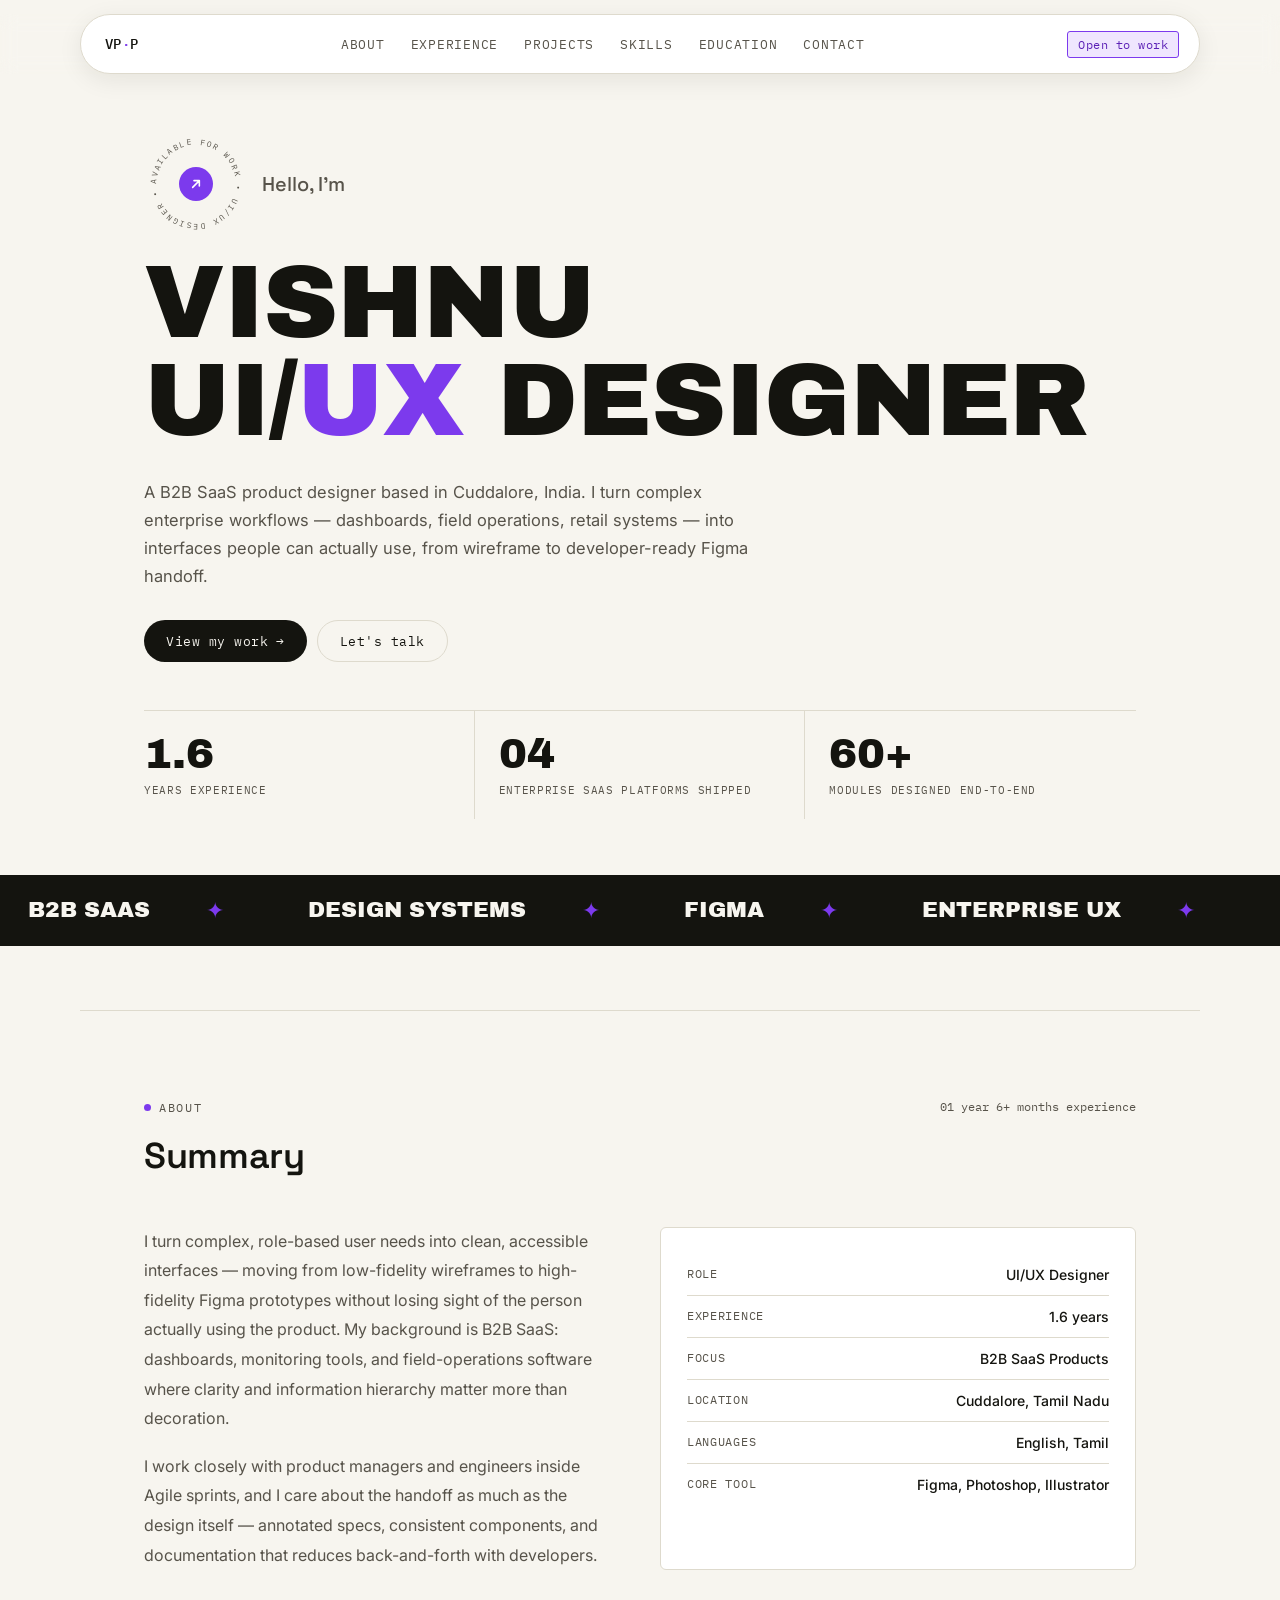
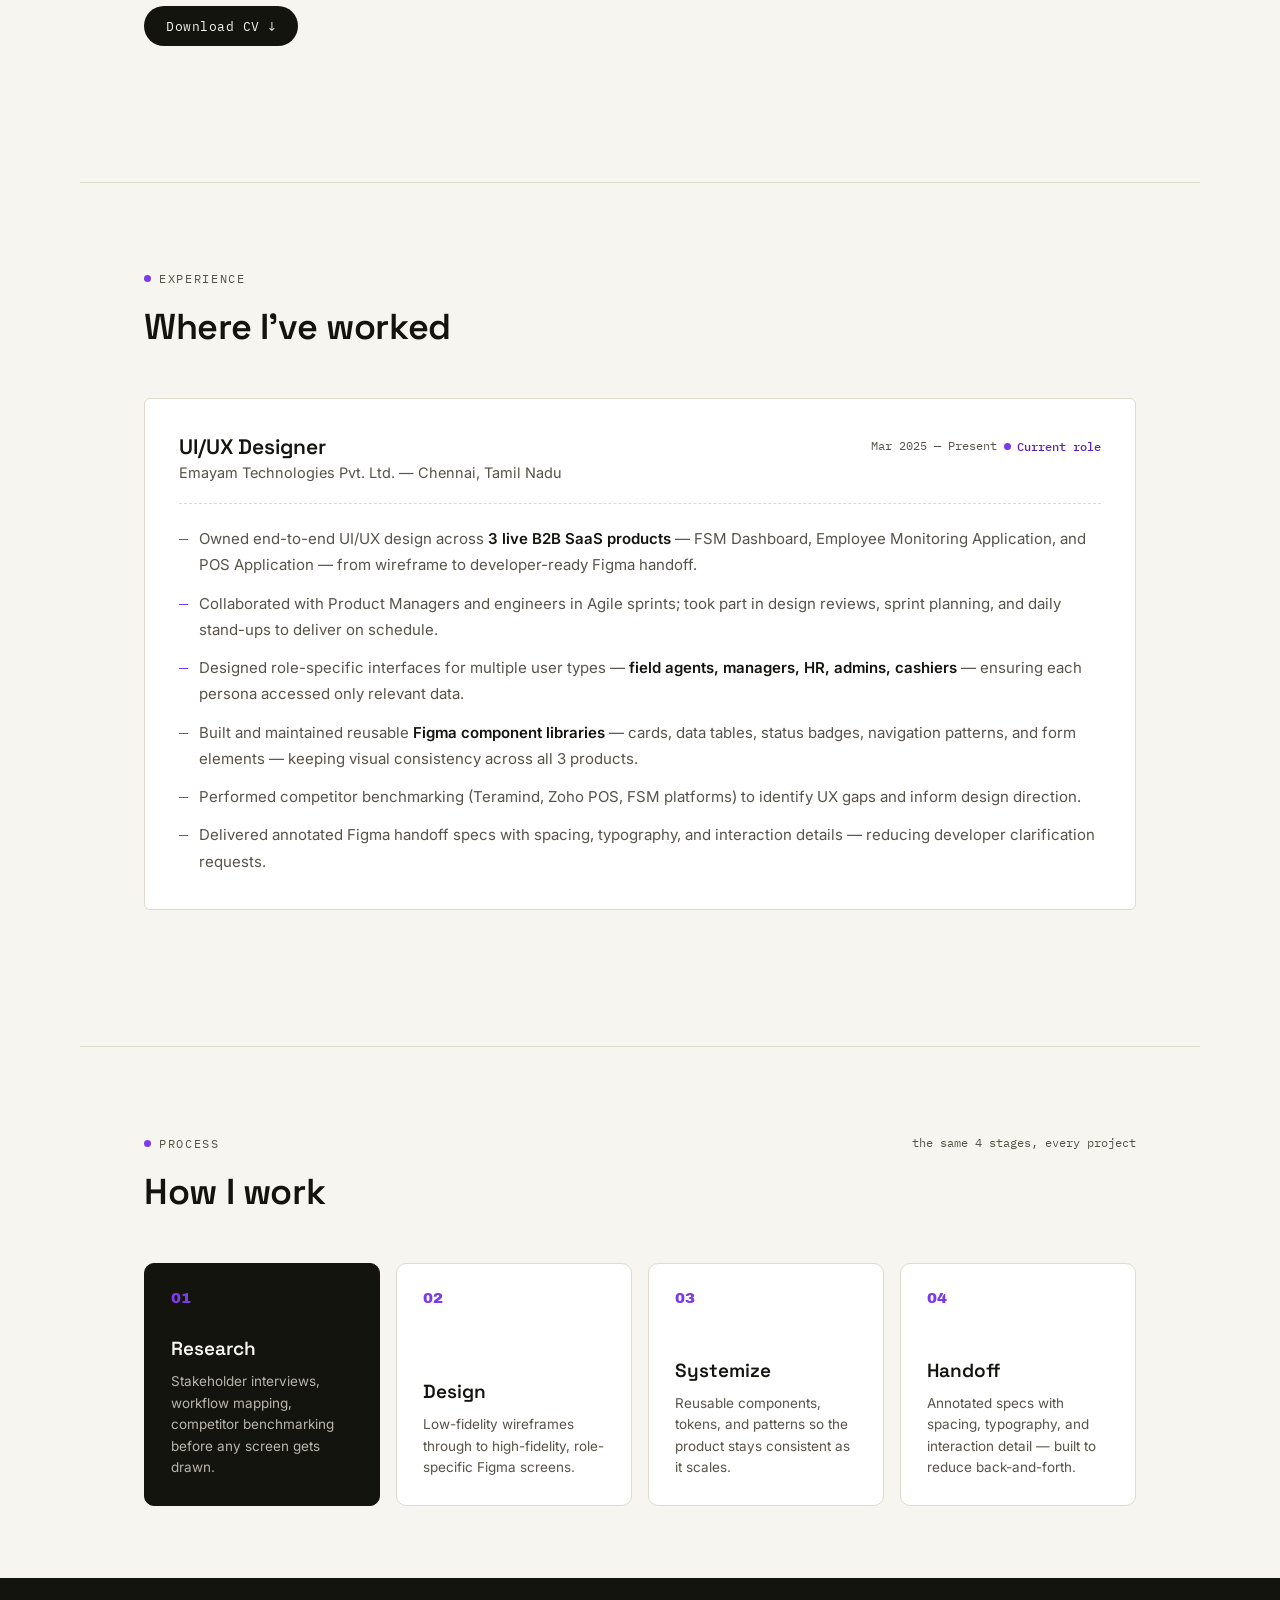
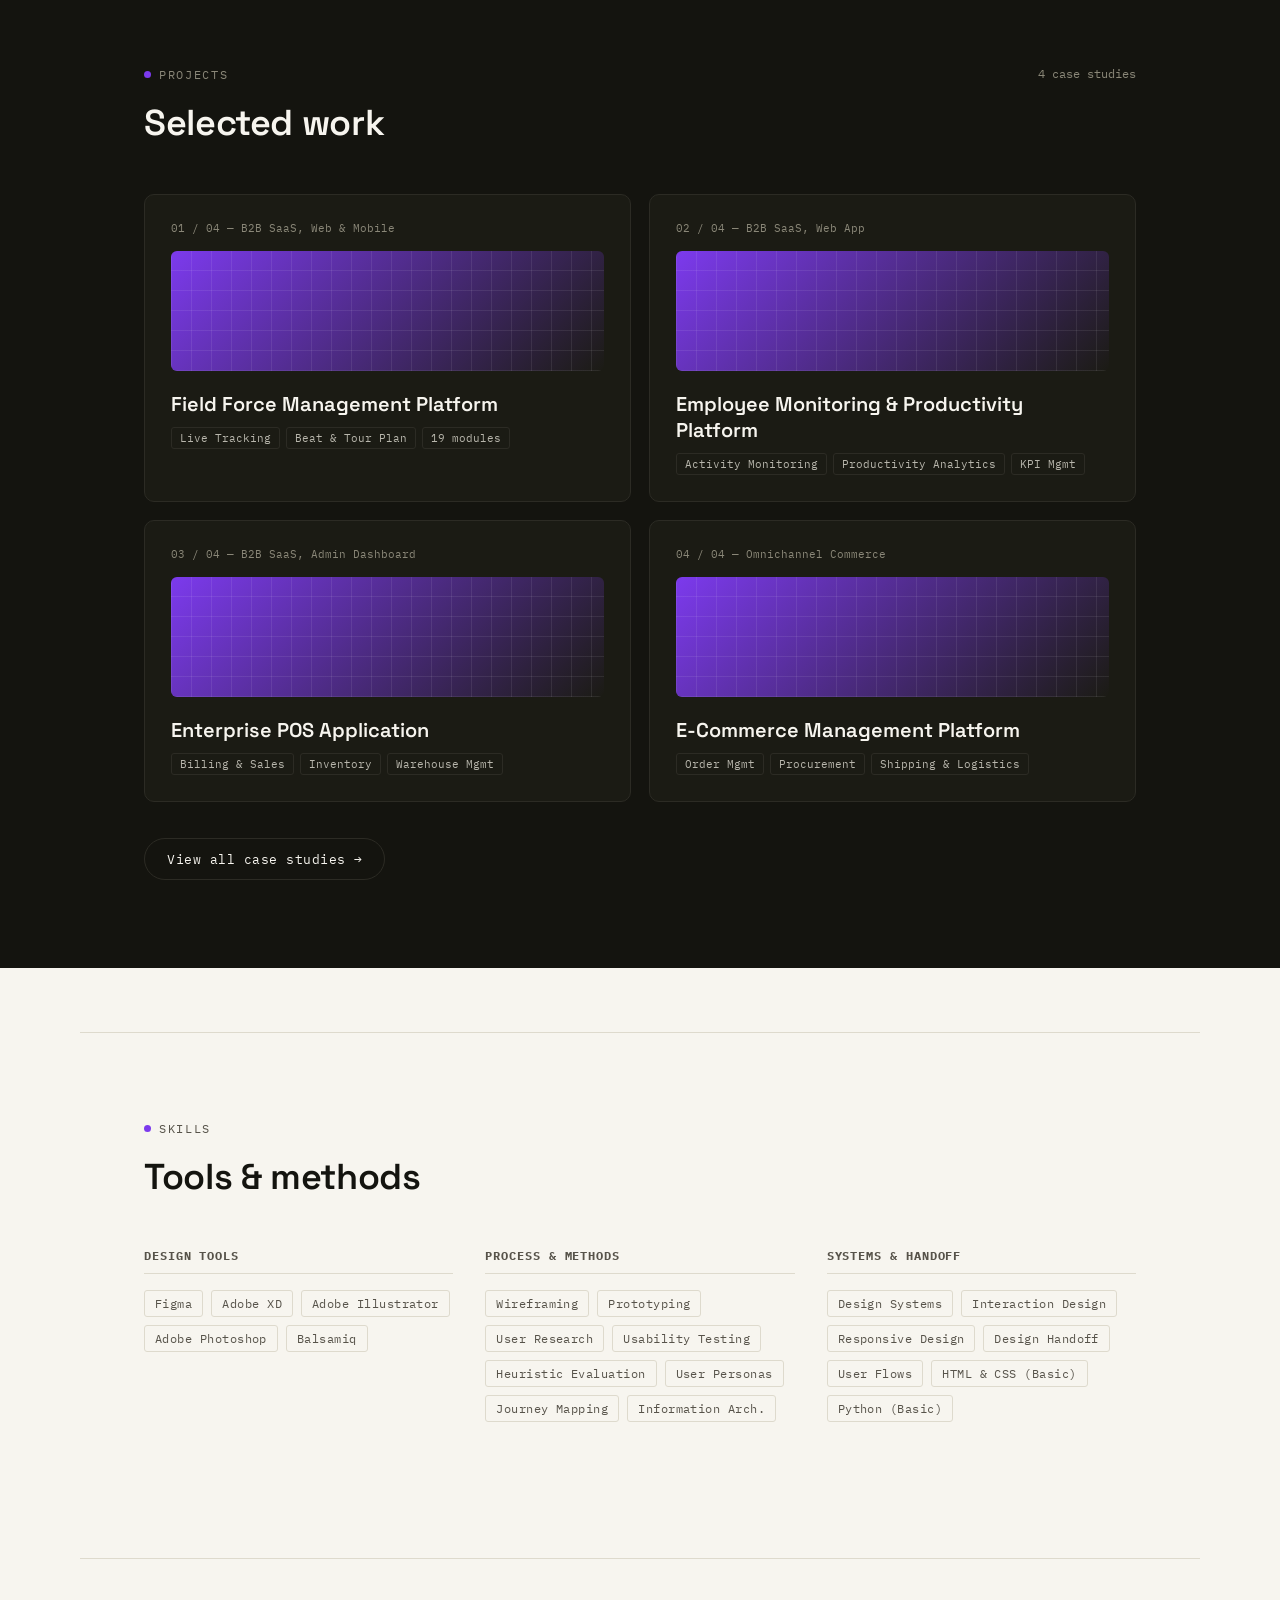
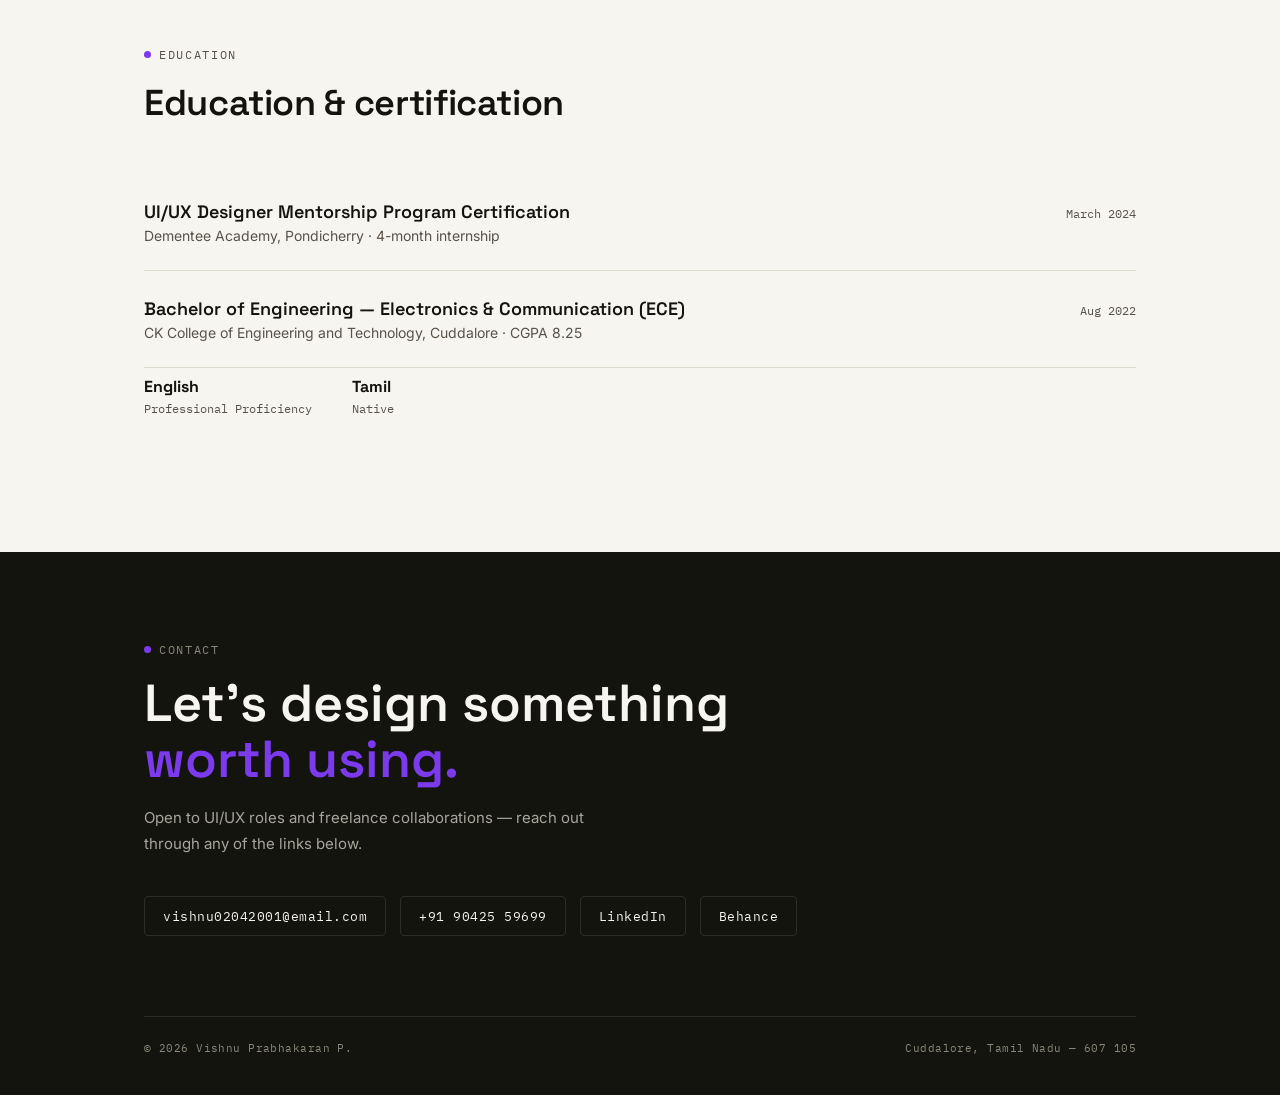
<file: index.html>
<!DOCTYPE html>
<html lang="en">
<head>
<meta charset="UTF-8">
<meta name="viewport" content="width=device-width, initial-scale=1.0">
<title>Vishnu Prabhakaran P — UI/UX Designer</title>
<link rel="stylesheet" href="assets/style.css">
</head>
<body>

<header class="pill-nav">
  <nav class="wrap">
    <a class="logo" href="index.html">VP<span>·</span>P</a>
    <div class="navlinks">
      <a href="#about">About</a>
      <a href="#experience">Experience</a>
      <a href="projects.html">Projects</a>
      <a href="#skills">Skills</a>
      <a href="#education">Education</a>
      <a href="#contact">Contact</a>
    </div>
    <div class="nav-right">
      <div class="tag accent">Open to work</div>
      <button class="menu-btn" id="menuBtn" aria-label="Toggle menu"><span></span><span></span><span></span></button>
    </div>
  </nav>
</header>
  <div class="mobile-drawer" id="mobileDrawer">
    <a href="#about">About</a>
    <a href="#experience">Experience</a>
    <a href="projects.html">Projects</a>
    <a href="#skills">Skills</a>
    <a href="#education">Education</a>
    <a href="#contact">Contact</a>
  </div>

<main>

  <!-- HERO -->
  <section class="hero wrap">
    <div class="hero-eyebrow">
      <span class="status-badge">
        <svg viewBox="0 0 100 100">
          <path id="circlePath" fill="none" d="M 50,50 m -38,0 a 38,38 0 1,1 76,0 a 38,38 0 1,1 -76,0"/>
          <text font-family="IBM Plex Mono" font-size="7.6" letter-spacing="1.5" fill="var(--ink-soft)">
            <textPath href="#circlePath">AVAILABLE FOR WORK • UI/UX DESIGNER • </textPath>
          </text>
        </svg>
        <span class="badge-core">
          <svg viewBox="0 0 24 24" fill="none" stroke="white" stroke-width="2.4" stroke-linecap="round"><path d="M7 17L17 7M17 7H9M17 7V15"/></svg>
        </span>
      </span>
      <span class="hi">Hello, I'm</span>
    </div>
    <h1 class="hero-h1">Vishnu<br>UI/<span class="accent-word">UX</span> Designer</h1>
    <p class="lede" style="margin-top:28px;">
      A B2B SaaS product designer based in Cuddalore, India. I turn complex enterprise
      workflows — dashboards, field operations, retail systems — into interfaces people
      can actually use, from wireframe to developer-ready Figma handoff.
    </p>
    <div class="hero-meta" style="margin-top:30px;">
      <a href="projects.html" class="btn btn-solid">View my work <span class="arrow">→</span></a>
      <a href="#contact" class="btn btn-outline">Let's talk</a>
    </div>

    <div class="stat-row">
      <div class="stat-item reveal">
        <div class="stat-num" data-target="1.6">0.0</div>
        <div class="stat-label">Years experience</div>
      </div>
      <div class="stat-item reveal reveal-delay-1">
        <div class="stat-num" data-target="4" data-pad="true">00</div>
        <div class="stat-label">Enterprise SaaS platforms shipped</div>
      </div>
      <div class="stat-item reveal reveal-delay-2">
        <div class="stat-num" data-target="60" data-suffix="+">0</div>
        <div class="stat-label">Modules designed end-to-end</div>
      </div>
    </div>
  </section>

  <!-- MARQUEE -->
  <div class="marquee-strip">
    <div class="marquee-track">
      <span>B2B SaaS <span class="dim">✦</span></span>
      <span>Design Systems <span class="dim">✦</span></span>
      <span>Figma <span class="dim">✦</span></span>
      <span>Enterprise UX <span class="dim">✦</span></span>
      <span>Dashboards <span class="dim">✦</span></span>
      <span>B2B SaaS <span class="dim">✦</span></span>
      <span>Design Systems <span class="dim">✦</span></span>
      <span>Figma <span class="dim">✦</span></span>
      <span>Enterprise UX <span class="dim">✦</span></span>
      <span>Dashboards <span class="dim">✦</span></span>
    </div>
  </div>

  <!-- ABOUT -->
  <section id="about" class="bordered wrap">
    <div class="section-head reveal">
      <div>
        <div class="eyebrow"><span class="dot"></span>About</div>
        <h2 class="h-title">Summary</h2>
      </div>
      <span class="h-note">01 year 6+ months experience</span>
    </div>
    <div class="about-grid reveal">
      <div class="about-text">
        <p>
          I turn complex, role-based user needs into clean, accessible interfaces — moving from
          low-fidelity wireframes to high-fidelity Figma prototypes without losing sight of the
          person actually using the product. My background is B2B SaaS: dashboards, monitoring
          tools, and field-operations software where clarity and information hierarchy matter more
          than decoration.
        </p>
        <p style="margin-top:18px;">
          I work closely with product managers and engineers inside Agile sprints, and I care about
          the handoff as much as the design itself — annotated specs, consistent components, and
          documentation that reduces back-and-forth with developers.
        </p>
      </div>
      <div class="about-facts">
        <div class="fact-row"><span class="k">Role</span><span class="v">UI/UX Designer</span></div>
        <div class="fact-row"><span class="k">Experience</span><span class="v">1.6 years</span></div>
        <div class="fact-row"><span class="k">Focus</span><span class="v">B2B SaaS Products</span></div>
        <div class="fact-row"><span class="k">Location</span><span class="v">Cuddalore, Tamil Nadu</span></div>
        <div class="fact-row"><span class="k">Languages</span><span class="v">English, Tamil</span></div>
        <div class="fact-row"><span class="k">Core tool</span><span class="v">Figma, Photoshop, Illustrator</span></div>
      </div>
    </div>
    <div style="margin-top:36px;">
      <a href="assets/files/Vishnu_Prabhakaran_Resume.pdf" download class="btn btn-solid reveal">Download CV <span class="arrow">↓</span></a>
    </div>
  </section>

  <!-- EXPERIENCE -->
  <section id="experience" class="bordered wrap">
    <div class="section-head reveal">
      <div>
        <div class="eyebrow"><span class="dot"></span>Experience</div>
        <h2 class="h-title">Where I've worked</h2>
      </div>
    </div>
    <div class="exp-card reveal">
      <div class="exp-top">
        <div>
          <div class="exp-role">UI/UX Designer</div>
          <div class="exp-company">Emayam Technologies Pvt. Ltd. — Chennai, Tamil Nadu</div>
        </div>
        <div class="exp-dates">
          Mar 2025 — Present
          <div class="status"><span class="dot"></span>Current role</div>
        </div>
      </div>
      <ul class="bullets">
        <li>Owned end-to-end UI/UX design across <b>3 live B2B SaaS products</b> — FSM Dashboard, Employee Monitoring Application, and POS Application — from wireframe to developer-ready Figma handoff.</li>
        <li>Collaborated with Product Managers and engineers in Agile sprints; took part in design reviews, sprint planning, and daily stand-ups to deliver on schedule.</li>
        <li>Designed role-specific interfaces for multiple user types — <b>field agents, managers, HR, admins, cashiers</b> — ensuring each persona accessed only relevant data.</li>
        <li>Built and maintained reusable <b>Figma component libraries</b> — cards, data tables, status badges, navigation patterns, and form elements — keeping visual consistency across all 3 products.</li>
        <li>Performed competitor benchmarking (Teramind, Zoho POS, FSM platforms) to identify UX gaps and inform design direction.</li>
        <li>Delivered annotated Figma handoff specs with spacing, typography, and interaction details — reducing developer clarification requests.</li>
      </ul>
    </div>
  </section>

  <!-- PROCESS -->
  <section class="bordered wrap">
    <div class="section-head reveal">
      <div>
        <div class="eyebrow"><span class="dot"></span>Process</div>
        <h2 class="h-title">How I work</h2>
      </div>
      <span class="h-note">the same 4 stages, every project</span>
    </div>
    <div class="process-grid">
      <div class="process-card dark reveal">
        <div class="pc-num">01</div>
        <div>
          <div class="pc-title">Research</div>
          <div class="pc-desc">Stakeholder interviews, workflow mapping, competitor benchmarking before any screen gets drawn.</div>
        </div>
      </div>
      <div class="process-card reveal reveal-delay-1">
        <div class="pc-num">02</div>
        <div>
          <div class="pc-title">Design</div>
          <div class="pc-desc">Low-fidelity wireframes through to high-fidelity, role-specific Figma screens.</div>
        </div>
      </div>
      <div class="process-card reveal reveal-delay-2">
        <div class="pc-num">03</div>
        <div>
          <div class="pc-title">Systemize</div>
          <div class="pc-desc">Reusable components, tokens, and patterns so the product stays consistent as it scales.</div>
        </div>
      </div>
      <div class="process-card reveal reveal-delay-3">
        <div class="pc-num">04</div>
        <div>
          <div class="pc-title">Handoff</div>
          <div class="pc-desc">Annotated specs with spacing, typography, and interaction detail — built to reduce back-and-forth.</div>
        </div>
      </div>
    </div>
  </section>

  <!-- SELECTED WORK (dark) -->
  <section class="work-dark">
    <div class="wrap">
      <div class="section-head reveal">
        <div>
          <div class="eyebrow"><span class="dot"></span>Projects</div>
          <h2 class="h-title">Selected work</h2>
        </div>
        <span class="h-note">4 case studies</span>
      </div>
      <div class="work-grid">
        <a class="work-tile reveal" href="projects/field-force-management.html">
          <div class="wt-index">01 / 04 — B2B SaaS, Web &amp; Mobile</div>
          <div class="wt-visual"><div class="grid-lines"></div></div>
          <div class="wt-title">Field Force Management Platform</div>
          <div class="wt-tags"><span>Live Tracking</span><span>Beat &amp; Tour Plan</span><span>19 modules</span></div>
        </a>
        <a class="work-tile reveal reveal-delay-1" href="projects/employee-monitoring.html">
          <div class="wt-index">02 / 04 — B2B SaaS, Web App</div>
          <div class="wt-visual"><div class="grid-lines"></div></div>
          <div class="wt-title">Employee Monitoring &amp; Productivity Platform</div>
          <div class="wt-tags"><span>Activity Monitoring</span><span>Productivity Analytics</span><span>KPI Mgmt</span></div>
        </a>
        <a class="work-tile reveal reveal-delay-2" href="projects/pos-application.html">
          <div class="wt-index">03 / 04 — B2B SaaS, Admin Dashboard</div>
          <div class="wt-visual"><div class="grid-lines"></div></div>
          <div class="wt-title">Enterprise POS Application</div>
          <div class="wt-tags"><span>Billing &amp; Sales</span><span>Inventory</span><span>Warehouse Mgmt</span></div>
        </a>
        <a class="work-tile reveal reveal-delay-3" href="projects/ecommerce-platform.html">
          <div class="wt-index">04 / 04 — Omnichannel Commerce</div>
          <div class="wt-visual"><div class="grid-lines"></div></div>
          <div class="wt-title">E-Commerce Management Platform</div>
          <div class="wt-tags"><span>Order Mgmt</span><span>Procurement</span><span>Shipping &amp; Logistics</span></div>
        </a>
      </div>
      <div style="margin-top:36px;"><a href="projects.html" class="btn btn-outline-dark reveal">View all case studies <span class="arrow">→</span></a></div>
    </div>
  </section>

  <!-- SKILLS -->
  <section id="skills" class="bordered wrap">
    <div class="section-head reveal">
      <div>
        <div class="eyebrow"><span class="dot"></span>Skills</div>
        <h2 class="h-title">Tools &amp; methods</h2>
      </div>
    </div>
    <div class="skill-groups">
      <div class="skill-group">
        <h3>Design Tools</h3>
        <div class="skill-pills">
          <span class="tag">Figma</span>
          <span class="tag">Adobe XD</span>
          <span class="tag">Adobe Illustrator</span>
          <span class="tag">Adobe Photoshop</span>
          <span class="tag">Balsamiq</span>
        </div>
      </div>
      <div class="skill-group">
        <h3>Process &amp; Methods</h3>
        <div class="skill-pills">
          <span class="tag">Wireframing</span>
          <span class="tag">Prototyping</span>
          <span class="tag">User Research</span>
          <span class="tag">Usability Testing</span>
          <span class="tag">Heuristic Evaluation</span>
          <span class="tag">User Personas</span>
          <span class="tag">Journey Mapping</span>
          <span class="tag">Information Arch.</span>
        </div>
      </div>
      <div class="skill-group">
        <h3>Systems &amp; Handoff</h3>
        <div class="skill-pills">
          <span class="tag">Design Systems</span>
          <span class="tag">Interaction Design</span>
          <span class="tag">Responsive Design</span>
          <span class="tag">Design Handoff</span>
          <span class="tag">User Flows</span>
          <span class="tag">HTML &amp; CSS (Basic)</span>
          <span class="tag">Python (Basic)</span>
        </div>
      </div>
    </div>
  </section>

  <!-- EDUCATION -->
  <section id="education" class="bordered wrap">
    <div class="section-head reveal">
      <div>
        <div class="eyebrow"><span class="dot"></span>Education</div>
        <h2 class="h-title">Education &amp; certification</h2>
      </div>
    </div>
    <div class="edu-item">
      <div>
        <div class="edu-title">UI/UX Designer Mentorship Program Certification</div>
        <div class="edu-sub">Dementee Academy, Pondicherry · 4-month internship</div>
      </div>
      <div class="edu-date">March 2024</div>
    </div>
    <div class="edu-item">
      <div>
        <div class="edu-title">Bachelor of Engineering — Electronics &amp; Communication (ECE)</div>
        <div class="edu-sub">CK College of Engineering and Technology, Cuddalore · CGPA 8.25</div>
      </div>
      <div class="edu-date">Aug 2022</div>
    </div>

    <div class="lang-row">
      <div class="lang-item"><b>English</b><span>Professional Proficiency</span></div>
      <div class="lang-item"><b>Tamil</b><span>Native</span></div>
    </div>
  </section>

</main>

<footer id="contact">
  <div class="wrap">
    <div class="eyebrow" style="color:#8A8778;"><span class="dot"></span>Contact</div>
    <h2 class="foot-head">Let's design something <span class="accent-word">worth using.</span></h2>
    <p class="foot-sub">Open to UI/UX roles and freelance collaborations — reach out through any of the links below.</p>
    <div class="foot-links">
      <a href="mailto:vishnu02042001@email.com">vishnu02042001@email.com</a>
      <a href="tel:+919042559699">+91 90425 59699</a>
      <a href="https://www.linkedin.com/in/vishnu-prabhakaran-p-b2217a224/" target="_blank" rel="noopener">LinkedIn</a>
      <a href="https://www.behance.net/vishnuprabhak6" target="_blank" rel="noopener">Behance</a>
    </div>
    <div class="foot-bottom">
      <span>© 2026 Vishnu Prabhakaran P.</span>
      <span>Cuddalore, Tamil Nadu — 607 105</span>
    </div>
  </div>
</footer>

<script src="assets/main.js"></script>
</body>
</html>
</file>
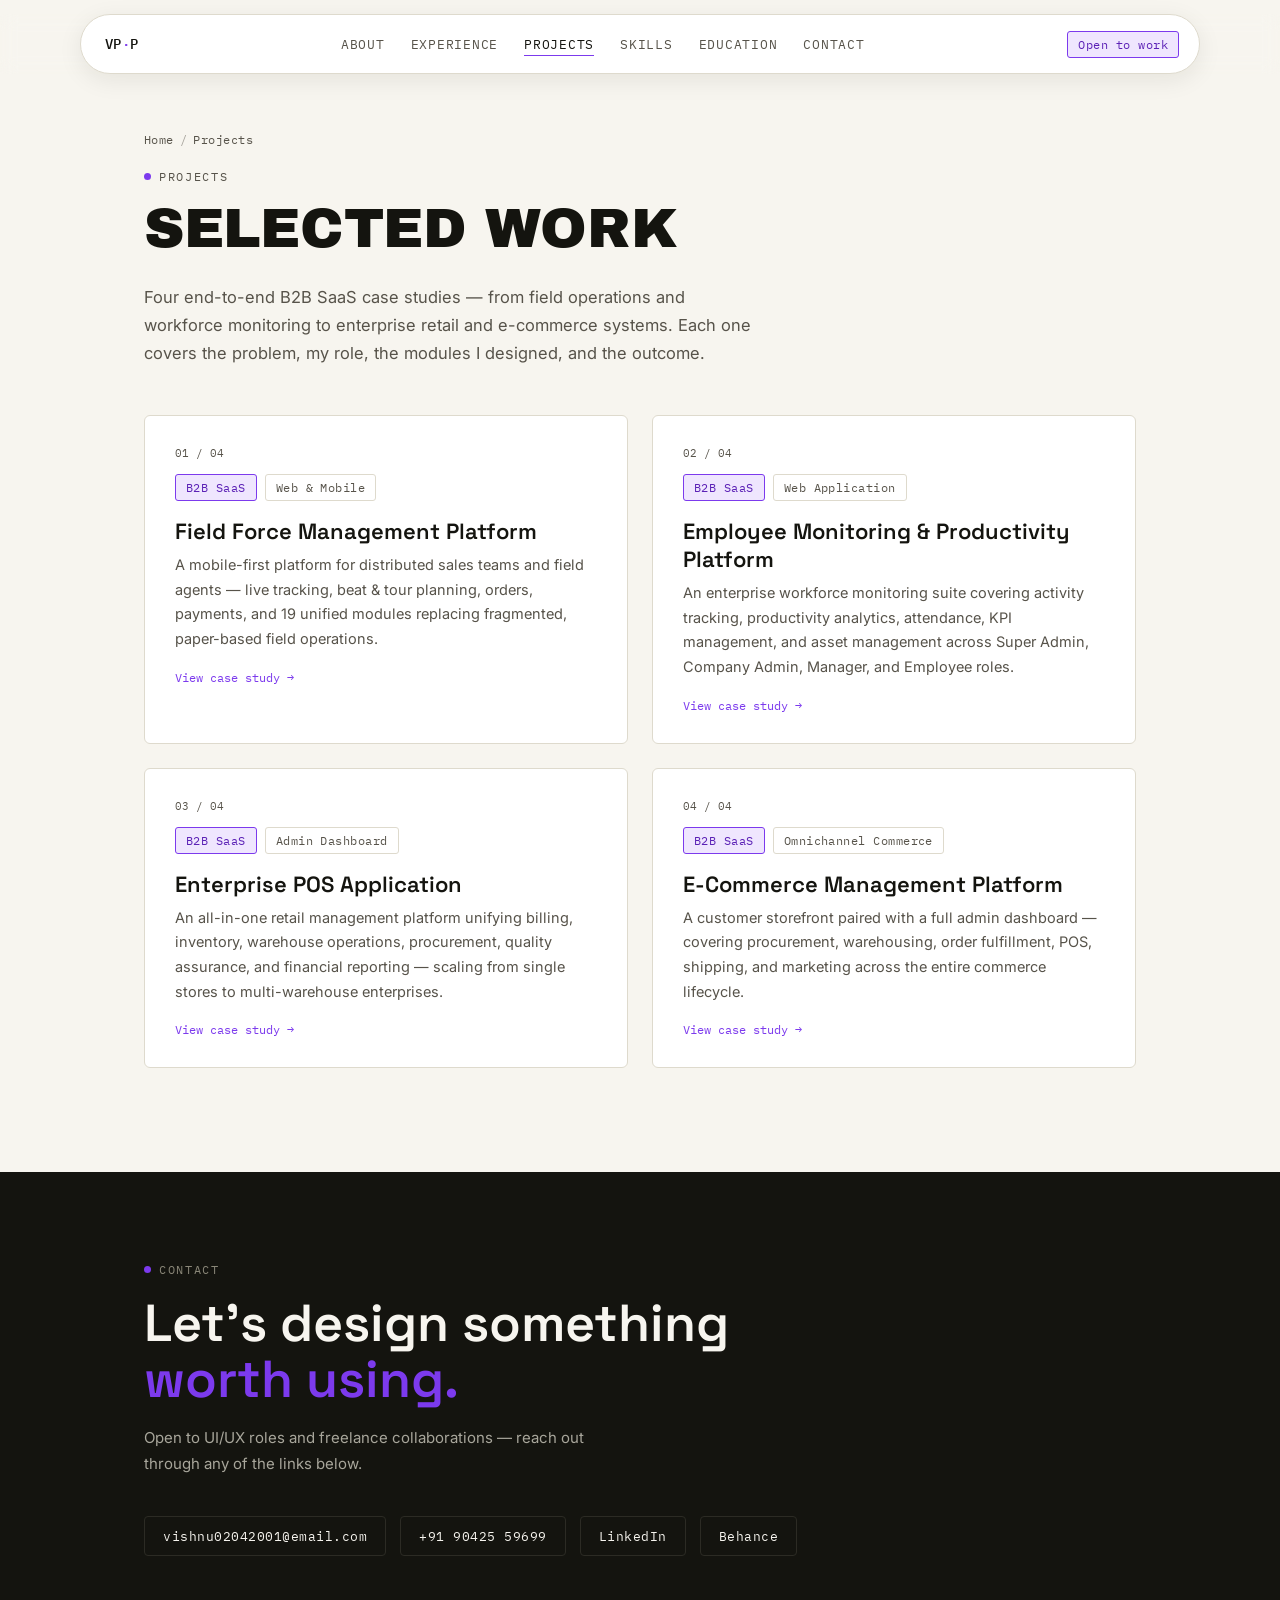
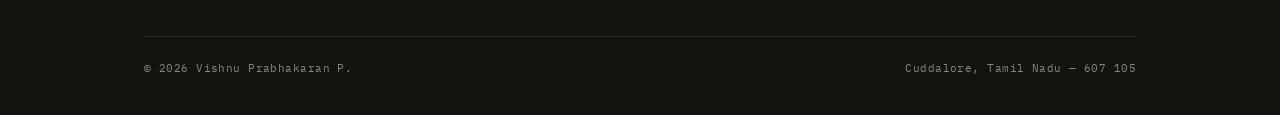
<file: projects.html>
<!DOCTYPE html>
<html lang="en">
<head>
<meta charset="UTF-8">
<meta name="viewport" content="width=device-width, initial-scale=1.0">
<title>Projects — Vishnu Prabhakaran P</title>
<link rel="stylesheet" href="assets/style.css">
</head>
<body>

<header class="pill-nav">
  <nav class="wrap">
    <div class="logo">VP<span>·</span>P</div>
    <div class="navlinks">
<a href="index.html#about">About</a>
      <a href="index.html#experience">Experience</a>
      <a href="projects.html" class="active">Projects</a>
      <a href="index.html#skills">Skills</a>
      <a href="index.html#education">Education</a>
      <a href="index.html#contact">Contact</a>
    </div>
    <div class="nav-right">
      <div class="tag accent">Open to work</div>
      <button class="menu-btn" id="menuBtn" aria-label="Toggle menu"><span></span><span></span><span></span></button>
    </div>
  </nav>
</header>
  <div class="mobile-drawer" id="mobileDrawer">
<a href="index.html#about">About</a>
      <a href="index.html#experience">Experience</a>
      <a href="projects.html" class="active">Projects</a>
      <a href="index.html#skills">Skills</a>
      <a href="index.html#education">Education</a>
      <a href="index.html#contact">Contact</a>
  </div>

<main>
  <section class="hero wrap" style="padding-bottom:40px;">
    <div class="breadcrumb"><a href="index.html">Home</a><span class="sep">/</span>Projects</div>
    <div class="eyebrow"><span class="dot"></span>Projects</div>
    <h1 class="name" style="font-size:clamp(34px, 5.5vw, 56px);">Selected work</h1>
    <p class="lede">
      Four end-to-end B2B SaaS case studies — from field operations and workforce monitoring
      to enterprise retail and e-commerce systems. Each one covers the problem, my role, the
      modules I designed, and the outcome.
    </p>

    <div class="projects-index-grid">
      <a class="pcard reveal" href="projects/field-force-management.html">
        <div class="pcard-index">01 / 04</div>
        <div class="proj-tags">
          <span class="tag accent">B2B SaaS</span>
          <span class="tag">Web &amp; Mobile</span>
        </div>
        <div class="proj-title">Field Force Management Platform</div>
        <p class="pcard-desc">A mobile-first platform for distributed sales teams and field agents — live tracking, beat &amp; tour planning, orders, payments, and 19 unified modules replacing fragmented, paper-based field operations.</p>
        <div class="proj-arrow">View case study →</div>
      </a>

      <a class="pcard reveal reveal-delay-1" href="projects/employee-monitoring.html">
        <div class="pcard-index">02 / 04</div>
        <div class="proj-tags">
          <span class="tag accent">B2B SaaS</span>
          <span class="tag">Web Application</span>
        </div>
        <div class="proj-title">Employee Monitoring &amp; Productivity Platform</div>
        <p class="pcard-desc">An enterprise workforce monitoring suite covering activity tracking, productivity analytics, attendance, KPI management, and asset management across Super Admin, Company Admin, Manager, and Employee roles.</p>
        <div class="proj-arrow">View case study →</div>
      </a>

      <a class="pcard reveal reveal-delay-2" href="projects/pos-application.html">
        <div class="pcard-index">03 / 04</div>
        <div class="proj-tags">
          <span class="tag accent">B2B SaaS</span>
          <span class="tag">Admin Dashboard</span>
        </div>
        <div class="proj-title">Enterprise POS Application</div>
        <p class="pcard-desc">An all-in-one retail management platform unifying billing, inventory, warehouse operations, procurement, quality assurance, and financial reporting — scaling from single stores to multi-warehouse enterprises.</p>
        <div class="proj-arrow">View case study →</div>
      </a>

      <a class="pcard reveal reveal-delay-3" href="projects/ecommerce-platform.html">
        <div class="pcard-index">04 / 04</div>
        <div class="proj-tags">
          <span class="tag accent">B2B SaaS</span>
          <span class="tag">Omnichannel Commerce</span>
        </div>
        <div class="proj-title">E-Commerce Management Platform</div>
        <p class="pcard-desc">A customer storefront paired with a full admin dashboard — covering procurement, warehousing, order fulfillment, POS, shipping, and marketing across the entire commerce lifecycle.</p>
        <div class="proj-arrow">View case study →</div>
      </a>
    </div>
  </section>
</main>

<footer id="contact">
  <div class="wrap">
    <div class="eyebrow" style="color:#8A8778;"><span class="dot"></span>Contact</div>
    <h2 class="foot-head">Let's design something <span class="accent-word">worth using.</span></h2>
    <p class="foot-sub">Open to UI/UX roles and freelance collaborations — reach out through any of the links below.</p>
    <div class="foot-links">
      <a href="mailto:vishnu02042001@email.com">vishnu02042001@email.com</a>
      <a href="tel:+919042559699">+91 90425 59699</a>
      <a href="https://www.linkedin.com/in/vishnuprabhakaran" target="_blank" rel="noopener">LinkedIn</a>
      <a href="https://www.behance.net/vishnuprabhak6" target="_blank" rel="noopener">Behance</a>
    </div>
    <div class="foot-bottom">
      <span>© 2026 Vishnu Prabhakaran P.</span>
      <span>Cuddalore, Tamil Nadu — 607 105</span>
    </div>
  </div>
</footer>

<script src="assets/main.js"></script>
</body>
</html>
</file>
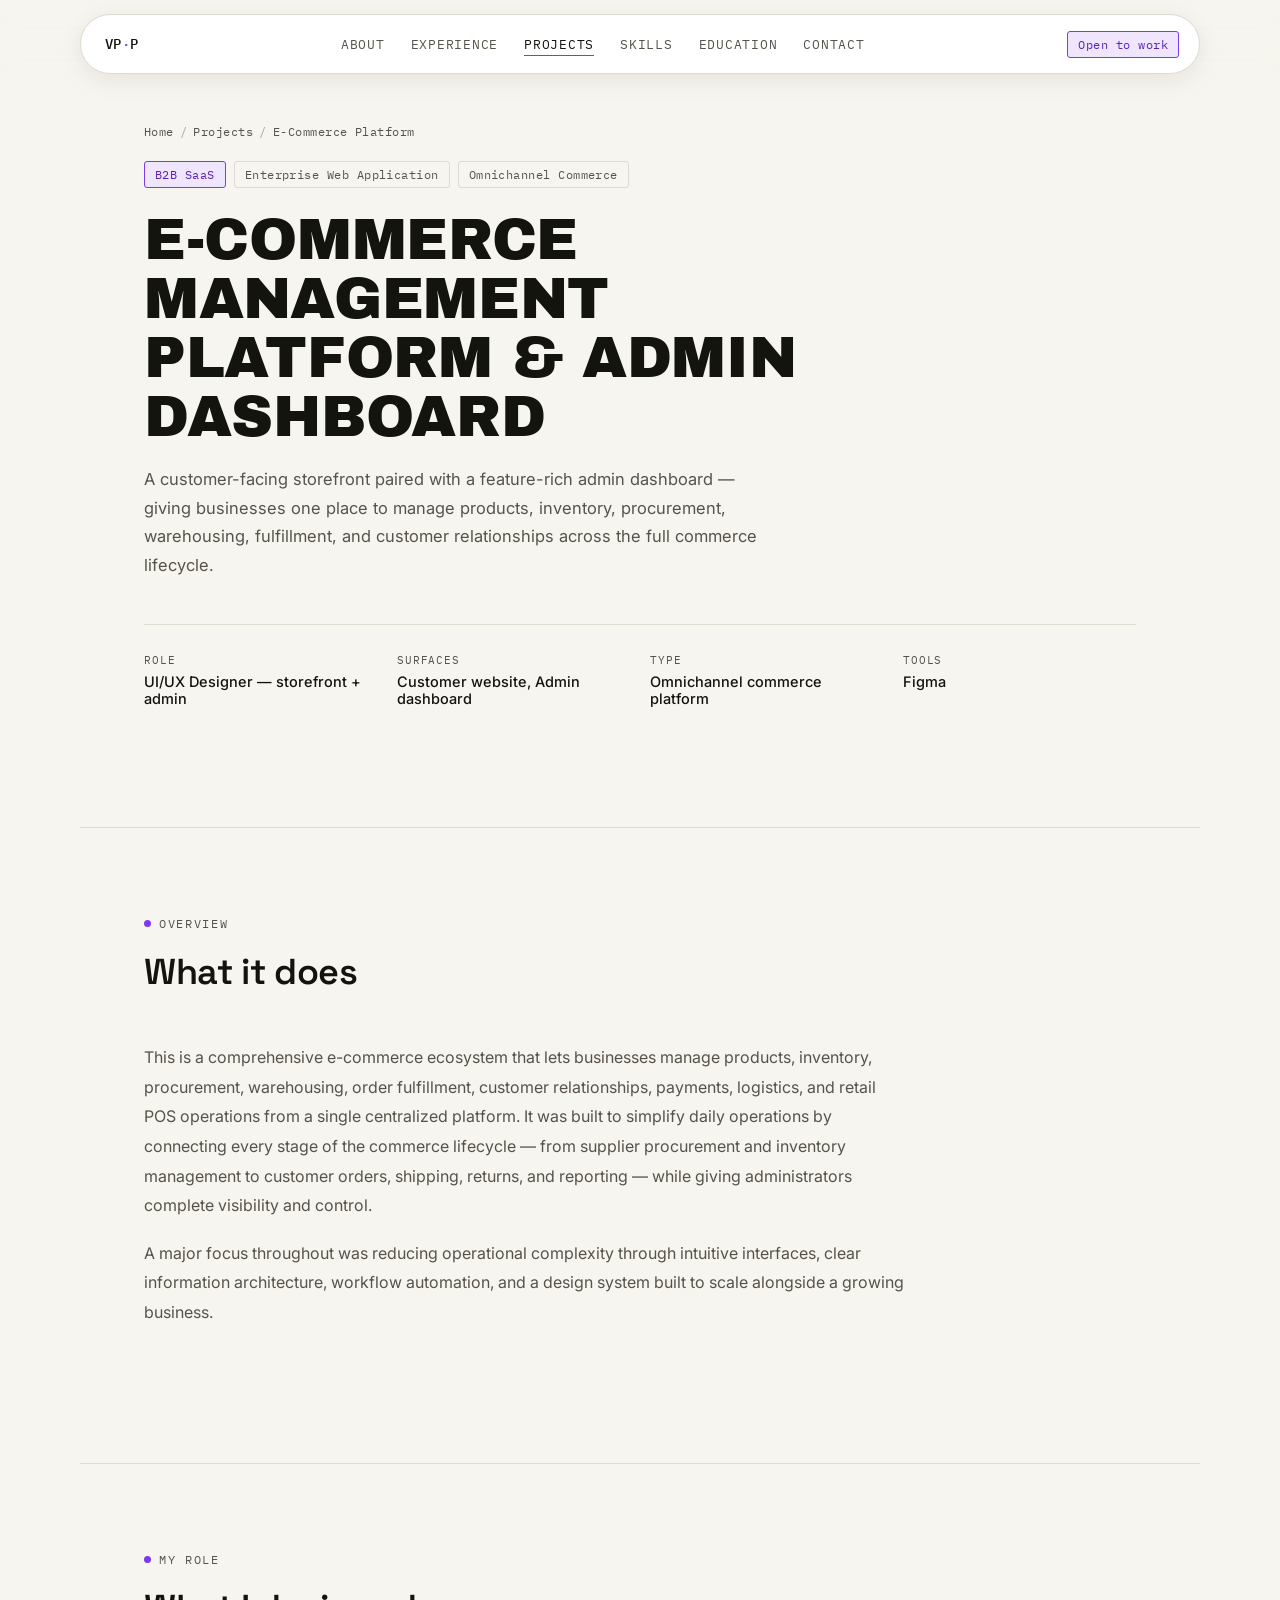
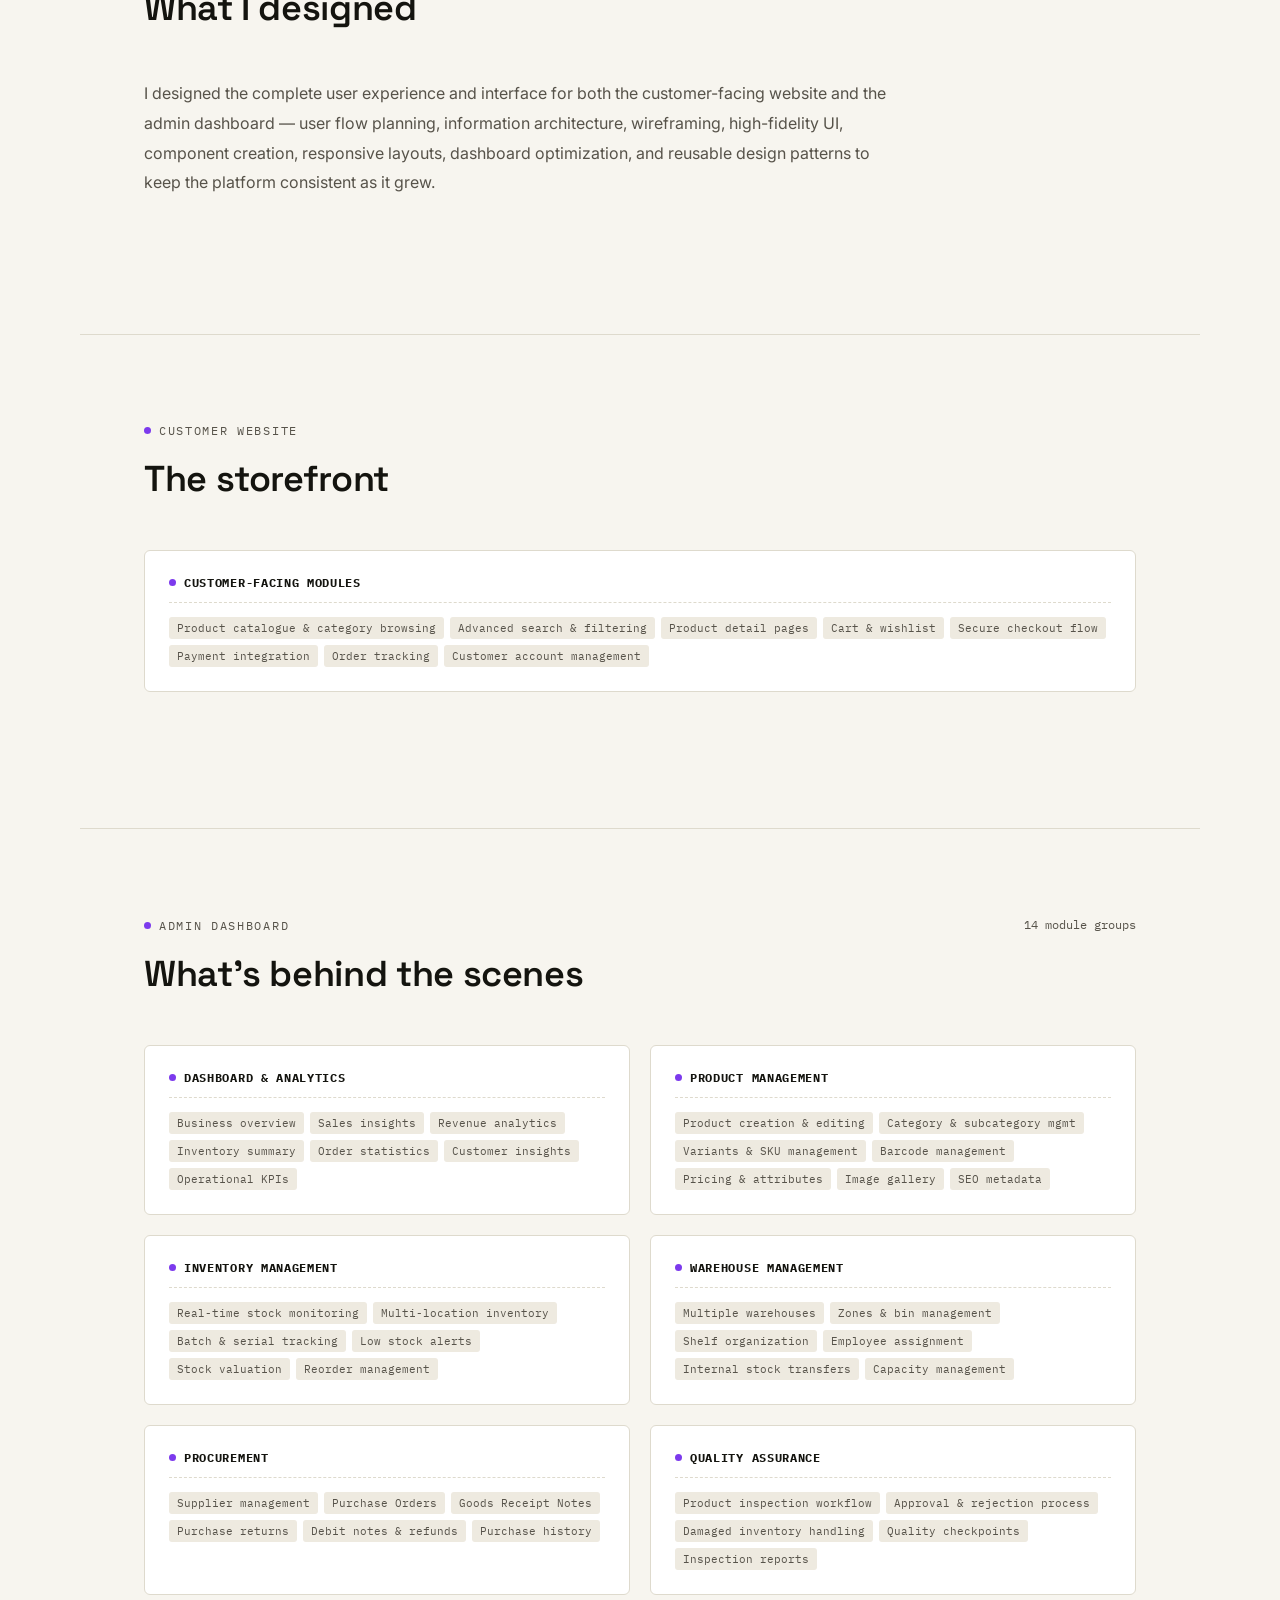
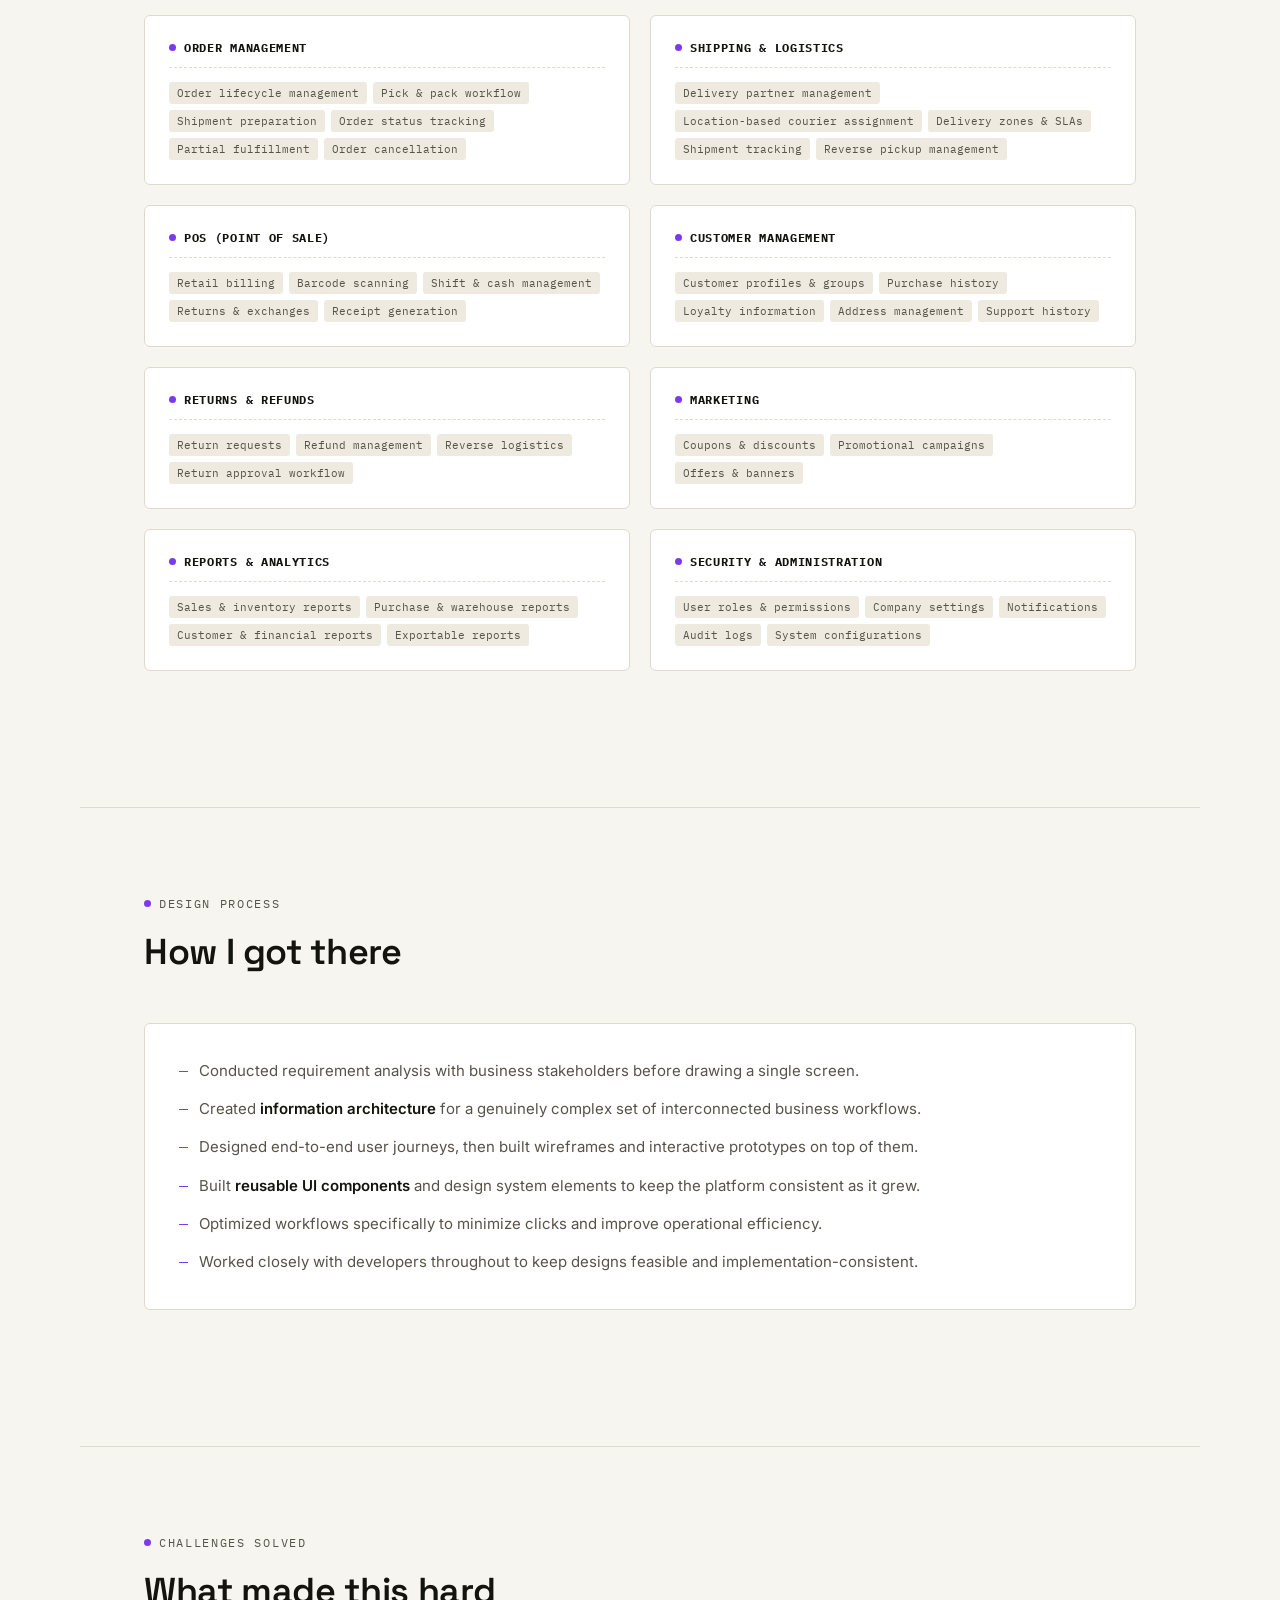
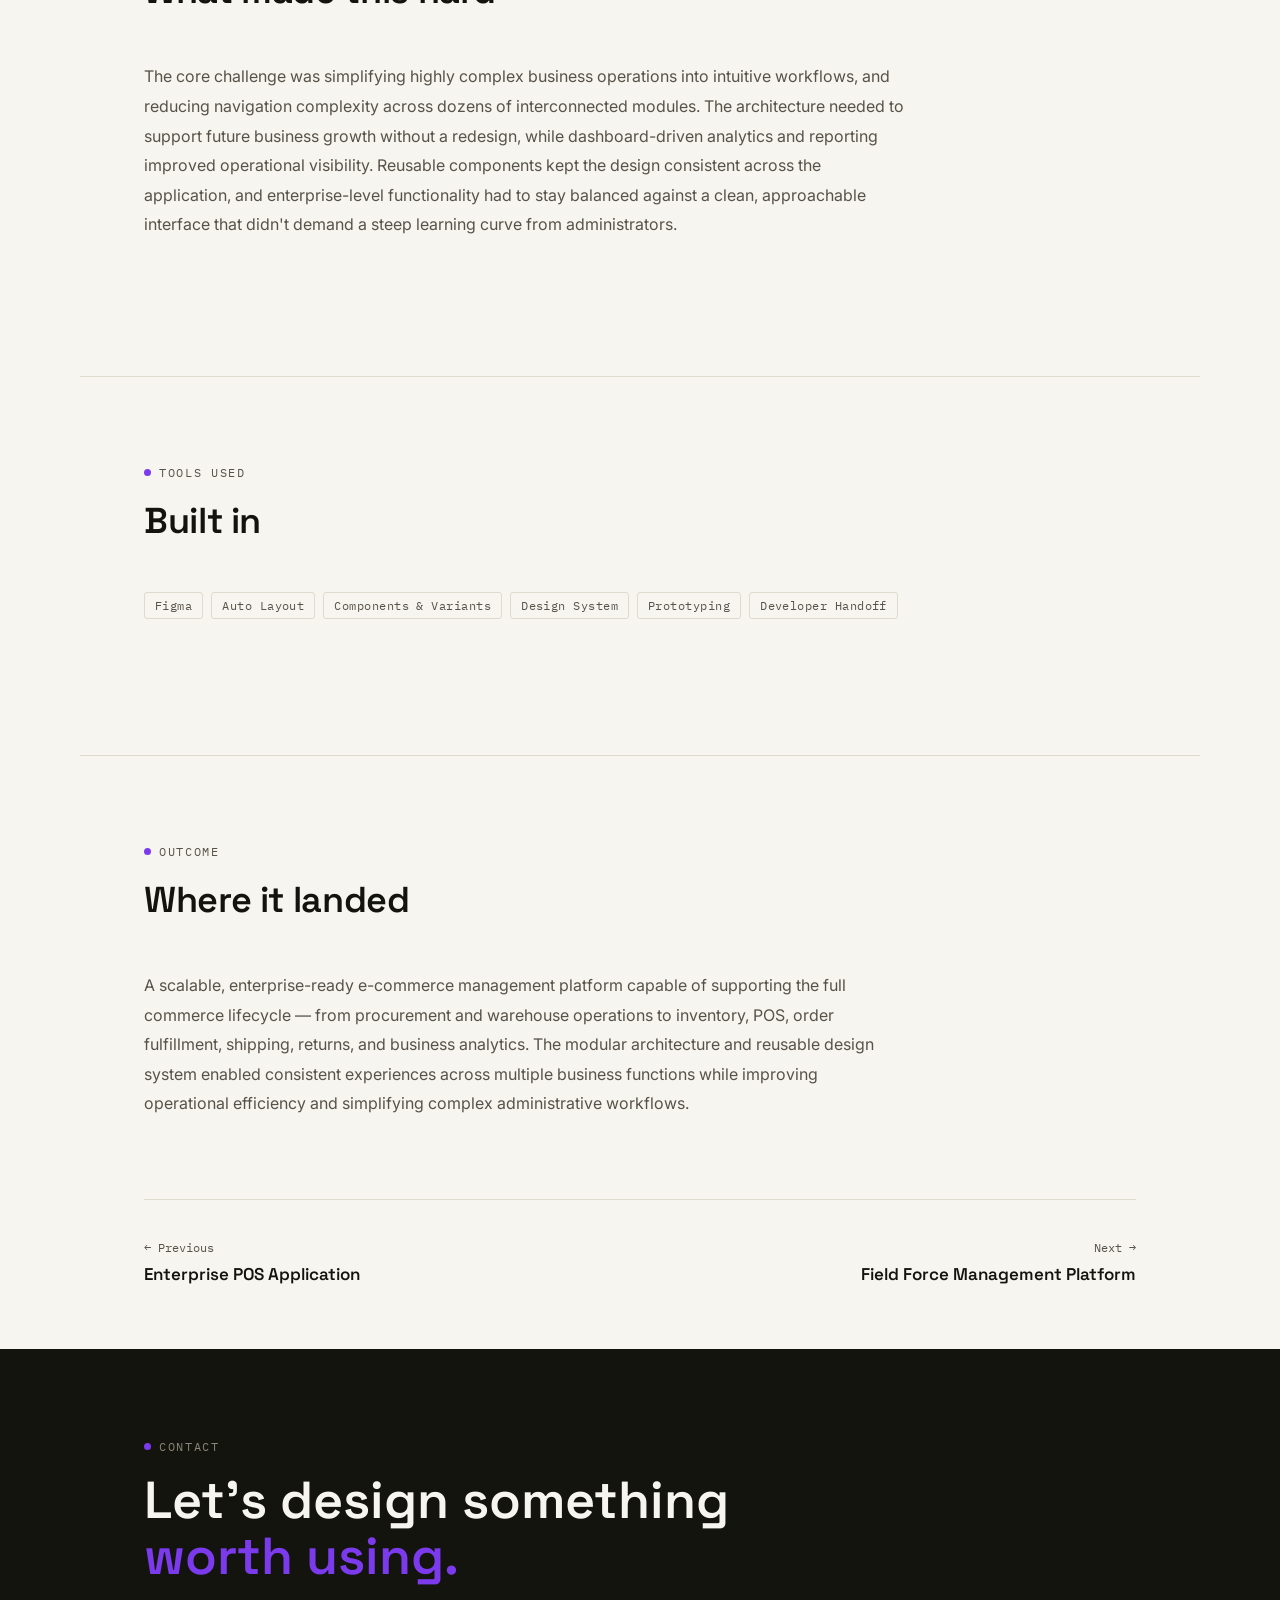
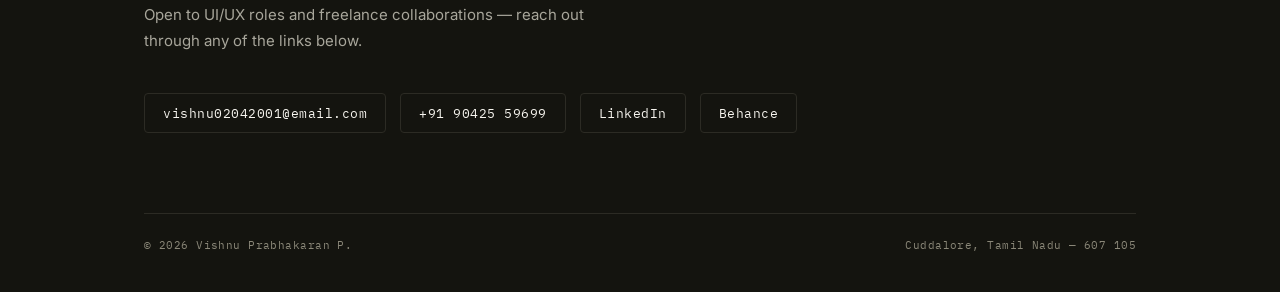
<file: projects/ecommerce-platform.html>
<!DOCTYPE html>
<html lang="en">
<head>
<meta charset="UTF-8">
<meta name="viewport" content="width=device-width, initial-scale=1.0">
<title>E-Commerce Management Platform — Vishnu Prabhakaran P</title>
<link rel="stylesheet" href="../assets/style.css">
</head>
<body>

<header class="pill-nav">
  <nav class="wrap">
    <div class="logo">VP<span>·</span>P</div>
    <div class="navlinks">
<a href="../index.html#about">About</a>
      <a href="../index.html#experience">Experience</a>
      <a href="../projects.html" class="active">Projects</a>
      <a href="../index.html#skills">Skills</a>
      <a href="../index.html#education">Education</a>
      <a href="../index.html#contact">Contact</a>
    </div>
    <div class="nav-right">
      <div class="tag accent">Open to work</div>
      <button class="menu-btn" id="menuBtn" aria-label="Toggle menu"><span></span><span></span><span></span></button>
    </div>
  </nav>
</header>
  <div class="mobile-drawer" id="mobileDrawer">
<a href="../index.html#about">About</a>
      <a href="../index.html#experience">Experience</a>
      <a href="../projects.html" class="active">Projects</a>
      <a href="../index.html#skills">Skills</a>
      <a href="../index.html#education">Education</a>
      <a href="../index.html#contact">Contact</a>
  </div>

<main>
  <!-- HERO -->
  <section class="page-hero wrap">
    <div class="breadcrumb"><a href="../index.html">Home</a><span class="sep">/</span><a href="../projects.html">Projects</a><span class="sep">/</span>E-Commerce Platform</div>
    <div class="proj-tags">
      <span class="tag accent">B2B SaaS</span>
      <span class="tag">Enterprise Web Application</span>
      <span class="tag">Omnichannel Commerce</span>
    </div>
    <h1 class="proj-h1">E-Commerce Management Platform &amp; Admin Dashboard</h1>
    <p class="proj-tagline">A customer-facing storefront paired with a feature-rich admin dashboard — giving businesses one place to manage products, inventory, procurement, warehousing, fulfillment, and customer relationships across the full commerce lifecycle.</p>

    <div class="meta-strip reveal">
      <div><div class="m-k">Role</div><div class="m-v">UI/UX Designer — storefront + admin</div></div>
      <div><div class="m-k">Surfaces</div><div class="m-v">Customer website, Admin dashboard</div></div>
      <div><div class="m-k">Type</div><div class="m-v">Omnichannel commerce platform</div></div>
      <div><div class="m-k">Tools</div><div class="m-v">Figma</div></div>
    </div>
  </section>

  <!-- OVERVIEW -->
  <section class="bordered wrap">
    <div class="section-head reveal">
      <div><div class="eyebrow"><span class="dot"></span>Overview</div><h2 class="h-title">What it does</h2></div>
    </div>
    <div class="prose">
      <p>This is a comprehensive e-commerce ecosystem that lets businesses manage products, inventory, procurement, warehousing, order fulfillment, customer relationships, payments, logistics, and retail POS operations from a single centralized platform. It was built to simplify daily operations by connecting every stage of the commerce lifecycle — from supplier procurement and inventory management to customer orders, shipping, returns, and reporting — while giving administrators complete visibility and control.</p>
      <p>A major focus throughout was reducing operational complexity through intuitive interfaces, clear information architecture, workflow automation, and a design system built to scale alongside a growing business.</p>
    </div>
  </section>

  <!-- MY ROLE -->
  <section class="bordered wrap">
    <div class="section-head reveal">
      <div><div class="eyebrow"><span class="dot"></span>My role</div><h2 class="h-title">What I designed</h2></div>
    </div>
    <div class="prose">
      <p>I designed the complete user experience and interface for both the customer-facing website and the admin dashboard — user flow planning, information architecture, wireframing, high-fidelity UI, component creation, responsive layouts, dashboard optimization, and reusable design patterns to keep the platform consistent as it grew.</p>
    </div>
  </section>

  <!-- FEATURES -->
  <section class="bordered wrap">
    <div class="section-head reveal">
      <div><div class="eyebrow"><span class="dot"></span>Customer website</div><h2 class="h-title">The storefront</h2></div>
    </div>
    <div class="feature-block reveal">
      <h3><span class="dot"></span>Customer-facing modules</h3>
      <div class="chips">
        <span class="module-chip">Product catalogue &amp; category browsing</span>
        <span class="module-chip">Advanced search &amp; filtering</span>
        <span class="module-chip">Product detail pages</span>
        <span class="module-chip">Cart &amp; wishlist</span>
        <span class="module-chip">Secure checkout flow</span>
        <span class="module-chip">Payment integration</span>
        <span class="module-chip">Order tracking</span>
        <span class="module-chip">Customer account management</span>
      </div>
    </div>
  </section>

  <section class="bordered wrap">
    <div class="section-head reveal">
      <div><div class="eyebrow"><span class="dot"></span>Admin dashboard</div><h2 class="h-title">What's behind the scenes</h2></div>
      <span class="h-note">14 module groups</span>
    </div>
    <div class="feature-grid">
      <div class="feature-block reveal">
        <h3><span class="dot"></span>Dashboard &amp; Analytics</h3>
        <div class="chips">
          <span class="module-chip">Business overview</span>
          <span class="module-chip">Sales insights</span>
          <span class="module-chip">Revenue analytics</span>
          <span class="module-chip">Inventory summary</span>
          <span class="module-chip">Order statistics</span>
          <span class="module-chip">Customer insights</span>
          <span class="module-chip">Operational KPIs</span>
        </div>
      </div>
      <div class="feature-block reveal">
        <h3><span class="dot"></span>Product Management</h3>
        <div class="chips">
          <span class="module-chip">Product creation &amp; editing</span>
          <span class="module-chip">Category &amp; subcategory mgmt</span>
          <span class="module-chip">Variants &amp; SKU management</span>
          <span class="module-chip">Barcode management</span>
          <span class="module-chip">Pricing &amp; attributes</span>
          <span class="module-chip">Image gallery</span>
          <span class="module-chip">SEO metadata</span>
        </div>
      </div>
      <div class="feature-block reveal">
        <h3><span class="dot"></span>Inventory Management</h3>
        <div class="chips">
          <span class="module-chip">Real-time stock monitoring</span>
          <span class="module-chip">Multi-location inventory</span>
          <span class="module-chip">Batch &amp; serial tracking</span>
          <span class="module-chip">Low stock alerts</span>
          <span class="module-chip">Stock valuation</span>
          <span class="module-chip">Reorder management</span>
        </div>
      </div>
      <div class="feature-block reveal">
        <h3><span class="dot"></span>Warehouse Management</h3>
        <div class="chips">
          <span class="module-chip">Multiple warehouses</span>
          <span class="module-chip">Zones &amp; bin management</span>
          <span class="module-chip">Shelf organization</span>
          <span class="module-chip">Employee assignment</span>
          <span class="module-chip">Internal stock transfers</span>
          <span class="module-chip">Capacity management</span>
        </div>
      </div>
      <div class="feature-block reveal">
        <h3><span class="dot"></span>Procurement</h3>
        <div class="chips">
          <span class="module-chip">Supplier management</span>
          <span class="module-chip">Purchase Orders</span>
          <span class="module-chip">Goods Receipt Notes</span>
          <span class="module-chip">Purchase returns</span>
          <span class="module-chip">Debit notes &amp; refunds</span>
          <span class="module-chip">Purchase history</span>
        </div>
      </div>
      <div class="feature-block reveal">
        <h3><span class="dot"></span>Quality Assurance</h3>
        <div class="chips">
          <span class="module-chip">Product inspection workflow</span>
          <span class="module-chip">Approval &amp; rejection process</span>
          <span class="module-chip">Damaged inventory handling</span>
          <span class="module-chip">Quality checkpoints</span>
          <span class="module-chip">Inspection reports</span>
        </div>
      </div>
      <div class="feature-block reveal">
        <h3><span class="dot"></span>Order Management</h3>
        <div class="chips">
          <span class="module-chip">Order lifecycle management</span>
          <span class="module-chip">Pick &amp; pack workflow</span>
          <span class="module-chip">Shipment preparation</span>
          <span class="module-chip">Order status tracking</span>
          <span class="module-chip">Partial fulfillment</span>
          <span class="module-chip">Order cancellation</span>
        </div>
      </div>
      <div class="feature-block reveal">
        <h3><span class="dot"></span>Shipping &amp; Logistics</h3>
        <div class="chips">
          <span class="module-chip">Delivery partner management</span>
          <span class="module-chip">Location-based courier assignment</span>
          <span class="module-chip">Delivery zones &amp; SLAs</span>
          <span class="module-chip">Shipment tracking</span>
          <span class="module-chip">Reverse pickup management</span>
        </div>
      </div>
      <div class="feature-block reveal">
        <h3><span class="dot"></span>POS (Point of Sale)</h3>
        <div class="chips">
          <span class="module-chip">Retail billing</span>
          <span class="module-chip">Barcode scanning</span>
          <span class="module-chip">Shift &amp; cash management</span>
          <span class="module-chip">Returns &amp; exchanges</span>
          <span class="module-chip">Receipt generation</span>
        </div>
      </div>
      <div class="feature-block reveal">
        <h3><span class="dot"></span>Customer Management</h3>
        <div class="chips">
          <span class="module-chip">Customer profiles &amp; groups</span>
          <span class="module-chip">Purchase history</span>
          <span class="module-chip">Loyalty information</span>
          <span class="module-chip">Address management</span>
          <span class="module-chip">Support history</span>
        </div>
      </div>
      <div class="feature-block reveal">
        <h3><span class="dot"></span>Returns &amp; Refunds</h3>
        <div class="chips">
          <span class="module-chip">Return requests</span>
          <span class="module-chip">Refund management</span>
          <span class="module-chip">Reverse logistics</span>
          <span class="module-chip">Return approval workflow</span>
        </div>
      </div>
      <div class="feature-block reveal">
        <h3><span class="dot"></span>Marketing</h3>
        <div class="chips">
          <span class="module-chip">Coupons &amp; discounts</span>
          <span class="module-chip">Promotional campaigns</span>
          <span class="module-chip">Offers &amp; banners</span>
        </div>
      </div>
      <div class="feature-block reveal">
        <h3><span class="dot"></span>Reports &amp; Analytics</h3>
        <div class="chips">
          <span class="module-chip">Sales &amp; inventory reports</span>
          <span class="module-chip">Purchase &amp; warehouse reports</span>
          <span class="module-chip">Customer &amp; financial reports</span>
          <span class="module-chip">Exportable reports</span>
        </div>
      </div>
      <div class="feature-block reveal">
        <h3><span class="dot"></span>Security &amp; Administration</h3>
        <div class="chips">
          <span class="module-chip">User roles &amp; permissions</span>
          <span class="module-chip">Company settings</span>
          <span class="module-chip">Notifications</span>
          <span class="module-chip">Audit logs</span>
          <span class="module-chip">System configurations</span>
        </div>
      </div>
    </div>
  </section>

  <!-- PROCESS -->
  <section class="bordered wrap">
    <div class="section-head reveal">
      <div><div class="eyebrow"><span class="dot"></span>Design process</div><h2 class="h-title">How I got there</h2></div>
    </div>
    <div class="exp-card reveal">
      <ul class="bullets">
        <li>Conducted requirement analysis with business stakeholders before drawing a single screen.</li>
        <li>Created <b>information architecture</b> for a genuinely complex set of interconnected business workflows.</li>
        <li>Designed end-to-end user journeys, then built wireframes and interactive prototypes on top of them.</li>
        <li>Built <b>reusable UI components</b> and design system elements to keep the platform consistent as it grew.</li>
        <li>Optimized workflows specifically to minimize clicks and improve operational efficiency.</li>
        <li>Worked closely with developers throughout to keep designs feasible and implementation-consistent.</li>
      </ul>
    </div>
  </section>

  <!-- CHALLENGES -->
  <section class="bordered wrap">
    <div class="section-head reveal">
      <div><div class="eyebrow"><span class="dot"></span>Challenges solved</div><h2 class="h-title">What made this hard</h2></div>
    </div>
    <div class="prose">
      <p>The core challenge was simplifying highly complex business operations into intuitive workflows, and reducing navigation complexity across dozens of interconnected modules. The architecture needed to support future business growth without a redesign, while dashboard-driven analytics and reporting improved operational visibility. Reusable components kept the design consistent across the application, and enterprise-level functionality had to stay balanced against a clean, approachable interface that didn't demand a steep learning curve from administrators.</p>
    </div>
  </section>

  <!-- TOOLS -->
  <section class="bordered wrap">
    <div class="section-head reveal">
      <div><div class="eyebrow"><span class="dot"></span>Tools used</div><h2 class="h-title">Built in</h2></div>
    </div>
    <div class="skill-pills">
      <span class="tag">Figma</span>
      <span class="tag">Auto Layout</span>
      <span class="tag">Components &amp; Variants</span>
      <span class="tag">Design System</span>
      <span class="tag">Prototyping</span>
      <span class="tag">Developer Handoff</span>
    </div>
  </section>

  <!-- OUTCOME -->
  <section class="bordered wrap">
    <div class="section-head reveal">
      <div><div class="eyebrow"><span class="dot"></span>Outcome</div><h2 class="h-title">Where it landed</h2></div>
    </div>
    <div class="prose">
      <p>A scalable, enterprise-ready e-commerce management platform capable of supporting the full commerce lifecycle — from procurement and warehouse operations to inventory, POS, order fulfillment, shipping, returns, and business analytics. The modular architecture and reusable design system enabled consistent experiences across multiple business functions while improving operational efficiency and simplifying complex administrative workflows.</p>
    </div>
  </section>

  <!-- PAGINATION -->
  <div class="wrap">
    <div class="proj-pagination">
      <a class="pgnav prev" href="pos-application.html"><span>← Previous</span><span class="pgnav-title">Enterprise POS Application</span></a>
      <a class="pgnav next" href="field-force-management.html"><span>Next →</span><span class="pgnav-title">Field Force Management Platform</span></a>
    </div>
  </div>
</main>

<footer id="contact">
  <div class="wrap">
    <div class="eyebrow" style="color:#8A8778;"><span class="dot"></span>Contact</div>
    <h2 class="foot-head">Let's design something <span class="accent-word">worth using.</span></h2>
    <p class="foot-sub">Open to UI/UX roles and freelance collaborations — reach out through any of the links below.</p>
    <div class="foot-links">
      <a href="mailto:vishnu02042001@email.com">vishnu02042001@email.com</a>
      <a href="tel:+919042559699">+91 90425 59699</a>
      <a href="https://www.linkedin.com/in/vishnuprabhakaran" target="_blank" rel="noopener">LinkedIn</a>
      <a href="https://www.behance.net/vishnuprabhak6" target="_blank" rel="noopener">Behance</a>
    </div>
    <div class="foot-bottom">
      <span>© 2026 Vishnu Prabhakaran P.</span>
      <span>Cuddalore, Tamil Nadu — 607 105</span>
    </div>
  </div>
</footer>

<script src="../assets/main.js"></script>
</body>
</html>
</file>
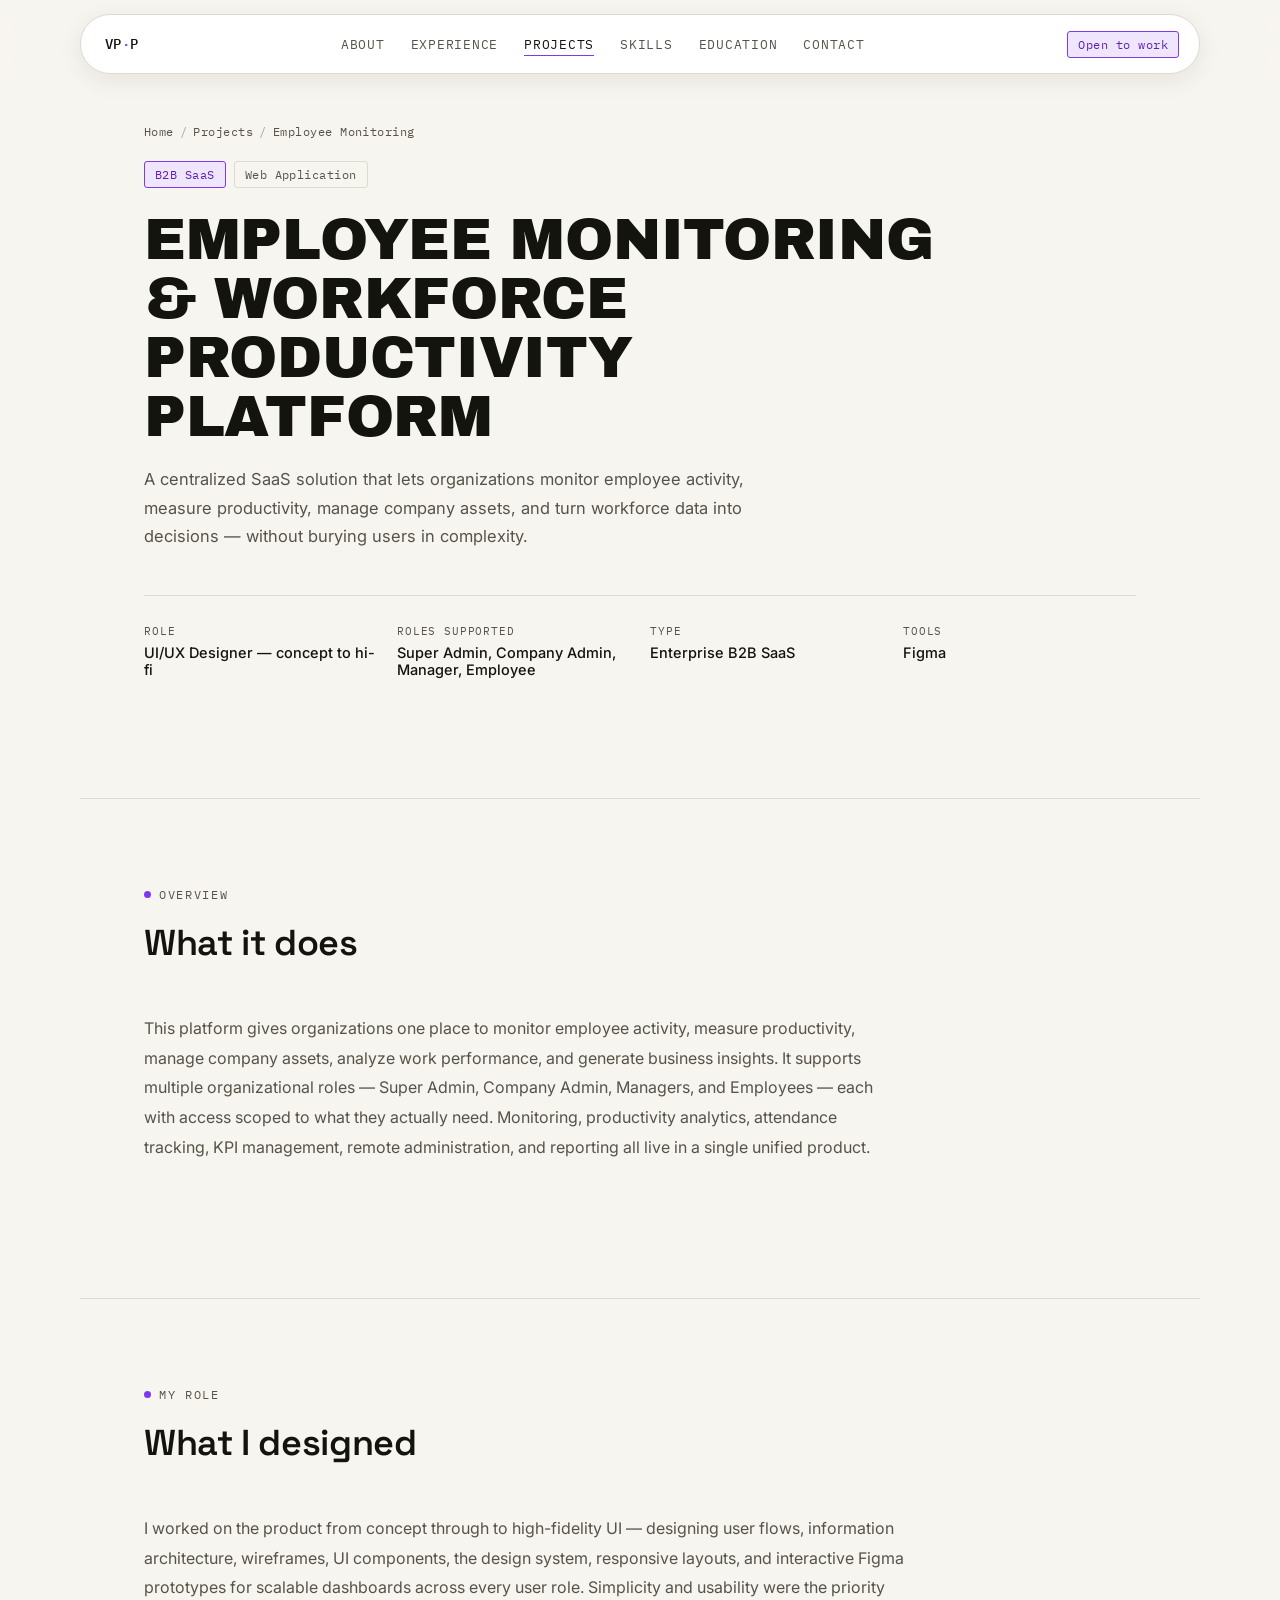
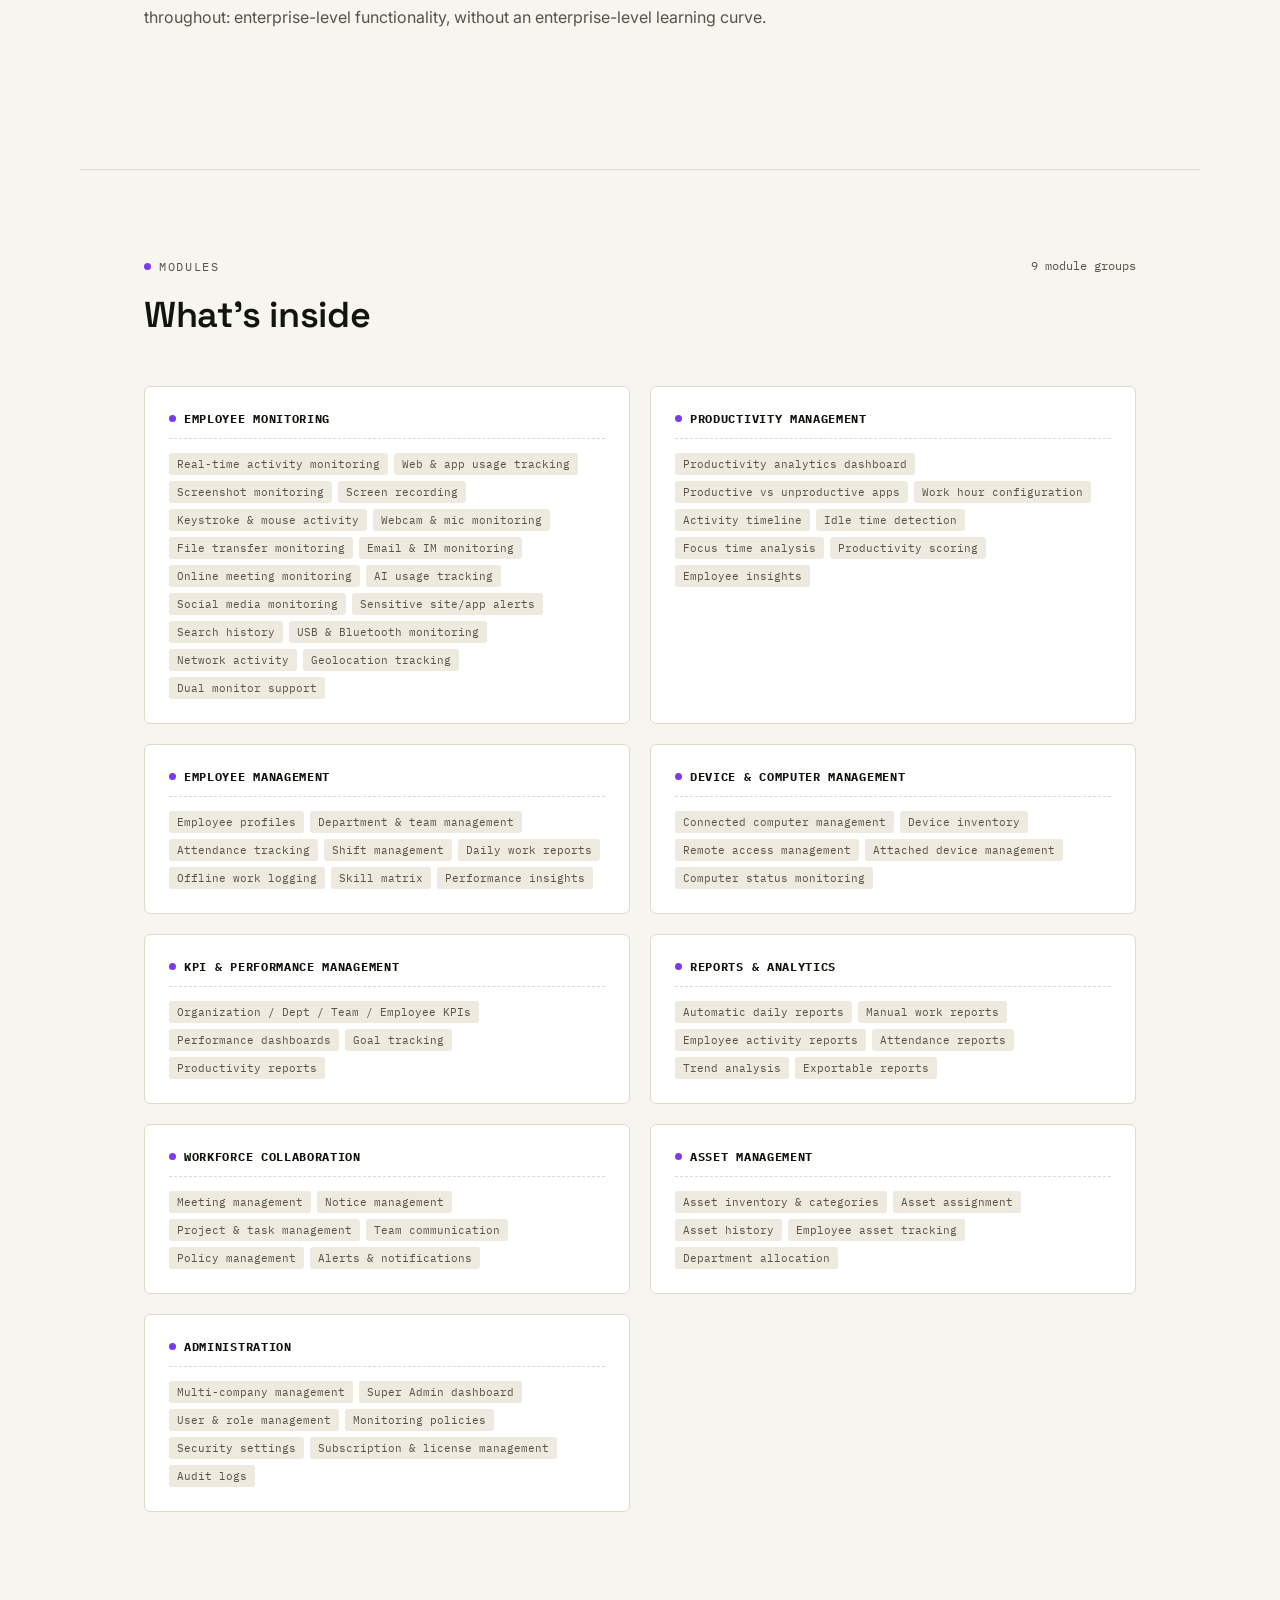
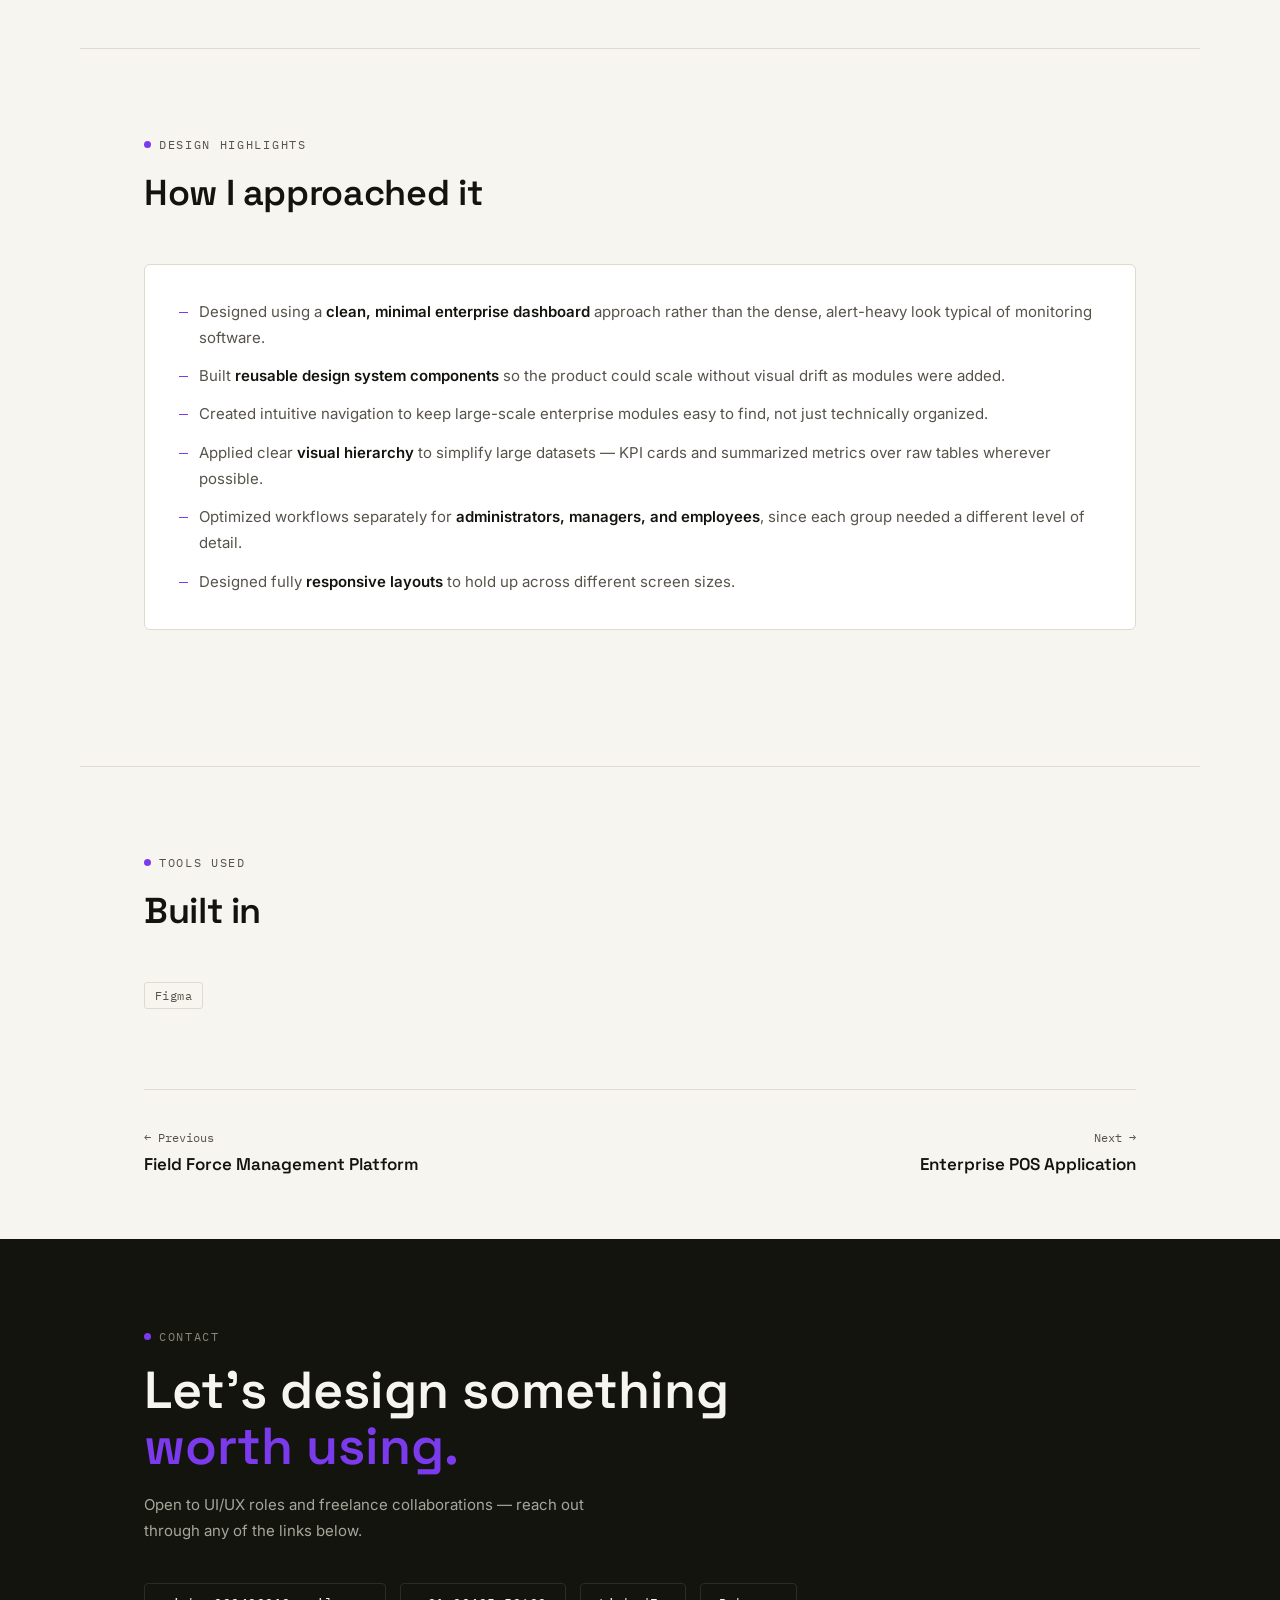
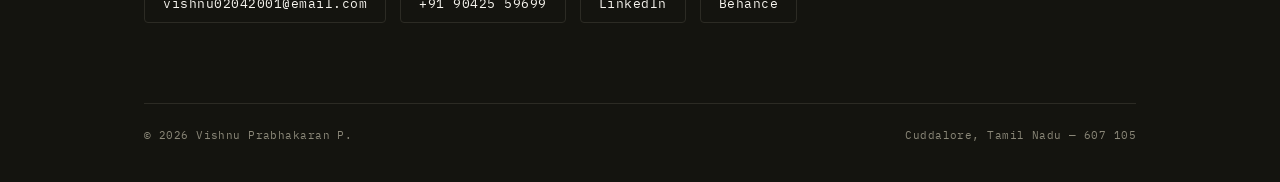
<file: projects/employee-monitoring.html>
<!DOCTYPE html>
<html lang="en">
<head>
<meta charset="UTF-8">
<meta name="viewport" content="width=device-width, initial-scale=1.0">
<title>Employee Monitoring &amp; Productivity Platform — Vishnu Prabhakaran P</title>
<link rel="stylesheet" href="../assets/style.css">
</head>
<body>

<header class="pill-nav">
  <nav class="wrap">
    <div class="logo">VP<span>·</span>P</div>
    <div class="navlinks">
<a href="../index.html#about">About</a>
      <a href="../index.html#experience">Experience</a>
      <a href="../projects.html" class="active">Projects</a>
      <a href="../index.html#skills">Skills</a>
      <a href="../index.html#education">Education</a>
      <a href="../index.html#contact">Contact</a>
    </div>
    <div class="nav-right">
      <div class="tag accent">Open to work</div>
      <button class="menu-btn" id="menuBtn" aria-label="Toggle menu"><span></span><span></span><span></span></button>
    </div>
  </nav>
</header>
  <div class="mobile-drawer" id="mobileDrawer">
<a href="../index.html#about">About</a>
      <a href="../index.html#experience">Experience</a>
      <a href="../projects.html" class="active">Projects</a>
      <a href="../index.html#skills">Skills</a>
      <a href="../index.html#education">Education</a>
      <a href="../index.html#contact">Contact</a>
  </div>

<main>
  <!-- HERO -->
  <section class="page-hero wrap">
    <div class="breadcrumb"><a href="../index.html">Home</a><span class="sep">/</span><a href="../projects.html">Projects</a><span class="sep">/</span>Employee Monitoring</div>
    <div class="proj-tags">
      <span class="tag accent">B2B SaaS</span>
      <span class="tag">Web Application</span>
    </div>
    <h1 class="proj-h1">Employee Monitoring &amp; Workforce Productivity Platform</h1>
    <p class="proj-tagline">A centralized SaaS solution that lets organizations monitor employee activity, measure productivity, manage company assets, and turn workforce data into decisions — without burying users in complexity.</p>

    <div class="meta-strip reveal">
      <div><div class="m-k">Role</div><div class="m-v">UI/UX Designer — concept to hi-fi</div></div>
      <div><div class="m-k">Roles supported</div><div class="m-v">Super Admin, Company Admin, Manager, Employee</div></div>
      <div><div class="m-k">Type</div><div class="m-v">Enterprise B2B SaaS</div></div>
      <div><div class="m-k">Tools</div><div class="m-v">Figma</div></div>
    </div>
  </section>

  <!-- OVERVIEW -->
  <section class="bordered wrap">
    <div class="section-head reveal">
      <div><div class="eyebrow"><span class="dot"></span>Overview</div><h2 class="h-title">What it does</h2></div>
    </div>
    <div class="prose">
      <p>This platform gives organizations one place to monitor employee activity, measure productivity, manage company assets, analyze work performance, and generate business insights. It supports multiple organizational roles — Super Admin, Company Admin, Managers, and Employees — each with access scoped to what they actually need. Monitoring, productivity analytics, attendance tracking, KPI management, remote administration, and reporting all live in a single unified product.</p>
    </div>
  </section>

  <!-- MY ROLE -->
  <section class="bordered wrap">
    <div class="section-head reveal">
      <div><div class="eyebrow"><span class="dot"></span>My role</div><h2 class="h-title">What I designed</h2></div>
    </div>
    <div class="prose">
      <p>I worked on the product from concept through to high-fidelity UI — designing user flows, information architecture, wireframes, UI components, the design system, responsive layouts, and interactive Figma prototypes for scalable dashboards across every user role. Simplicity and usability were the priority throughout: enterprise-level functionality, without an enterprise-level learning curve.</p>
    </div>
  </section>

  <!-- FEATURES -->
  <section class="bordered wrap">
    <div class="section-head reveal">
      <div><div class="eyebrow"><span class="dot"></span>Modules</div><h2 class="h-title">What's inside</h2></div>
      <span class="h-note">9 module groups</span>
    </div>
    <div class="feature-grid">
      <div class="feature-block reveal">
        <h3><span class="dot"></span>Employee Monitoring</h3>
        <div class="chips">
          <span class="module-chip">Real-time activity monitoring</span>
          <span class="module-chip">Web &amp; app usage tracking</span>
          <span class="module-chip">Screenshot monitoring</span>
          <span class="module-chip">Screen recording</span>
          <span class="module-chip">Keystroke &amp; mouse activity</span>
          <span class="module-chip">Webcam &amp; mic monitoring</span>
          <span class="module-chip">File transfer monitoring</span>
          <span class="module-chip">Email &amp; IM monitoring</span>
          <span class="module-chip">Online meeting monitoring</span>
          <span class="module-chip">AI usage tracking</span>
          <span class="module-chip">Social media monitoring</span>
          <span class="module-chip">Sensitive site/app alerts</span>
          <span class="module-chip">Search history</span>
          <span class="module-chip">USB &amp; Bluetooth monitoring</span>
          <span class="module-chip">Network activity</span>
          <span class="module-chip">Geolocation tracking</span>
          <span class="module-chip">Dual monitor support</span>
        </div>
      </div>
      <div class="feature-block reveal">
        <h3><span class="dot"></span>Productivity Management</h3>
        <div class="chips">
          <span class="module-chip">Productivity analytics dashboard</span>
          <span class="module-chip">Productive vs unproductive apps</span>
          <span class="module-chip">Work hour configuration</span>
          <span class="module-chip">Activity timeline</span>
          <span class="module-chip">Idle time detection</span>
          <span class="module-chip">Focus time analysis</span>
          <span class="module-chip">Productivity scoring</span>
          <span class="module-chip">Employee insights</span>
        </div>
      </div>
      <div class="feature-block reveal">
        <h3><span class="dot"></span>Employee Management</h3>
        <div class="chips">
          <span class="module-chip">Employee profiles</span>
          <span class="module-chip">Department &amp; team management</span>
          <span class="module-chip">Attendance tracking</span>
          <span class="module-chip">Shift management</span>
          <span class="module-chip">Daily work reports</span>
          <span class="module-chip">Offline work logging</span>
          <span class="module-chip">Skill matrix</span>
          <span class="module-chip">Performance insights</span>
        </div>
      </div>
      <div class="feature-block reveal">
        <h3><span class="dot"></span>Device &amp; Computer Management</h3>
        <div class="chips">
          <span class="module-chip">Connected computer management</span>
          <span class="module-chip">Device inventory</span>
          <span class="module-chip">Remote access management</span>
          <span class="module-chip">Attached device management</span>
          <span class="module-chip">Computer status monitoring</span>
        </div>
      </div>
      <div class="feature-block reveal">
        <h3><span class="dot"></span>KPI &amp; Performance Management</h3>
        <div class="chips">
          <span class="module-chip">Organization / Dept / Team / Employee KPIs</span>
          <span class="module-chip">Performance dashboards</span>
          <span class="module-chip">Goal tracking</span>
          <span class="module-chip">Productivity reports</span>
        </div>
      </div>
      <div class="feature-block reveal">
        <h3><span class="dot"></span>Reports &amp; Analytics</h3>
        <div class="chips">
          <span class="module-chip">Automatic daily reports</span>
          <span class="module-chip">Manual work reports</span>
          <span class="module-chip">Employee activity reports</span>
          <span class="module-chip">Attendance reports</span>
          <span class="module-chip">Trend analysis</span>
          <span class="module-chip">Exportable reports</span>
        </div>
      </div>
      <div class="feature-block reveal">
        <h3><span class="dot"></span>Workforce Collaboration</h3>
        <div class="chips">
          <span class="module-chip">Meeting management</span>
          <span class="module-chip">Notice management</span>
          <span class="module-chip">Project &amp; task management</span>
          <span class="module-chip">Team communication</span>
          <span class="module-chip">Policy management</span>
          <span class="module-chip">Alerts &amp; notifications</span>
        </div>
      </div>
      <div class="feature-block reveal">
        <h3><span class="dot"></span>Asset Management</h3>
        <div class="chips">
          <span class="module-chip">Asset inventory &amp; categories</span>
          <span class="module-chip">Asset assignment</span>
          <span class="module-chip">Asset history</span>
          <span class="module-chip">Employee asset tracking</span>
          <span class="module-chip">Department allocation</span>
        </div>
      </div>
      <div class="feature-block reveal">
        <h3><span class="dot"></span>Administration</h3>
        <div class="chips">
          <span class="module-chip">Multi-company management</span>
          <span class="module-chip">Super Admin dashboard</span>
          <span class="module-chip">User &amp; role management</span>
          <span class="module-chip">Monitoring policies</span>
          <span class="module-chip">Security settings</span>
          <span class="module-chip">Subscription &amp; license management</span>
          <span class="module-chip">Audit logs</span>
        </div>
      </div>
    </div>
  </section>

  <!-- DESIGN HIGHLIGHTS -->
  <section class="bordered wrap">
    <div class="section-head reveal">
      <div><div class="eyebrow"><span class="dot"></span>Design highlights</div><h2 class="h-title">How I approached it</h2></div>
    </div>
    <div class="exp-card reveal">
      <ul class="bullets">
        <li>Designed using a <b>clean, minimal enterprise dashboard</b> approach rather than the dense, alert-heavy look typical of monitoring software.</li>
        <li>Built <b>reusable design system components</b> so the product could scale without visual drift as modules were added.</li>
        <li>Created intuitive navigation to keep large-scale enterprise modules easy to find, not just technically organized.</li>
        <li>Applied clear <b>visual hierarchy</b> to simplify large datasets — KPI cards and summarized metrics over raw tables wherever possible.</li>
        <li>Optimized workflows separately for <b>administrators, managers, and employees</b>, since each group needed a different level of detail.</li>
        <li>Designed fully <b>responsive layouts</b> to hold up across different screen sizes.</li>
      </ul>
    </div>
  </section>

  <!-- TOOLS -->
  <section class="bordered wrap">
    <div class="section-head reveal">
      <div><div class="eyebrow"><span class="dot"></span>Tools used</div><h2 class="h-title">Built in</h2></div>
    </div>
    <div class="skill-pills">
      <span class="tag">Figma</span>
    </div>
  </section>

  <!-- PAGINATION -->
  <div class="wrap">
    <div class="proj-pagination">
      <a class="pgnav prev" href="field-force-management.html"><span>← Previous</span><span class="pgnav-title">Field Force Management Platform</span></a>
      <a class="pgnav next" href="pos-application.html"><span>Next →</span><span class="pgnav-title">Enterprise POS Application</span></a>
    </div>
  </div>
</main>

<footer id="contact">
  <div class="wrap">
    <div class="eyebrow" style="color:#8A8778;"><span class="dot"></span>Contact</div>
    <h2 class="foot-head">Let's design something <span class="accent-word">worth using.</span></h2>
    <p class="foot-sub">Open to UI/UX roles and freelance collaborations — reach out through any of the links below.</p>
    <div class="foot-links">
      <a href="mailto:vishnu02042001@email.com">vishnu02042001@email.com</a>
      <a href="tel:+919042559699">+91 90425 59699</a>
      <a href="https://www.linkedin.com/in/vishnuprabhakaran" target="_blank" rel="noopener">LinkedIn</a>
      <a href="https://www.behance.net/vishnuprabhak6" target="_blank" rel="noopener">Behance</a>
    </div>
    <div class="foot-bottom">
      <span>© 2026 Vishnu Prabhakaran P.</span>
      <span>Cuddalore, Tamil Nadu — 607 105</span>
    </div>
  </div>
</footer>

<script src="../assets/main.js"></script>
</body>
</html>
</file>
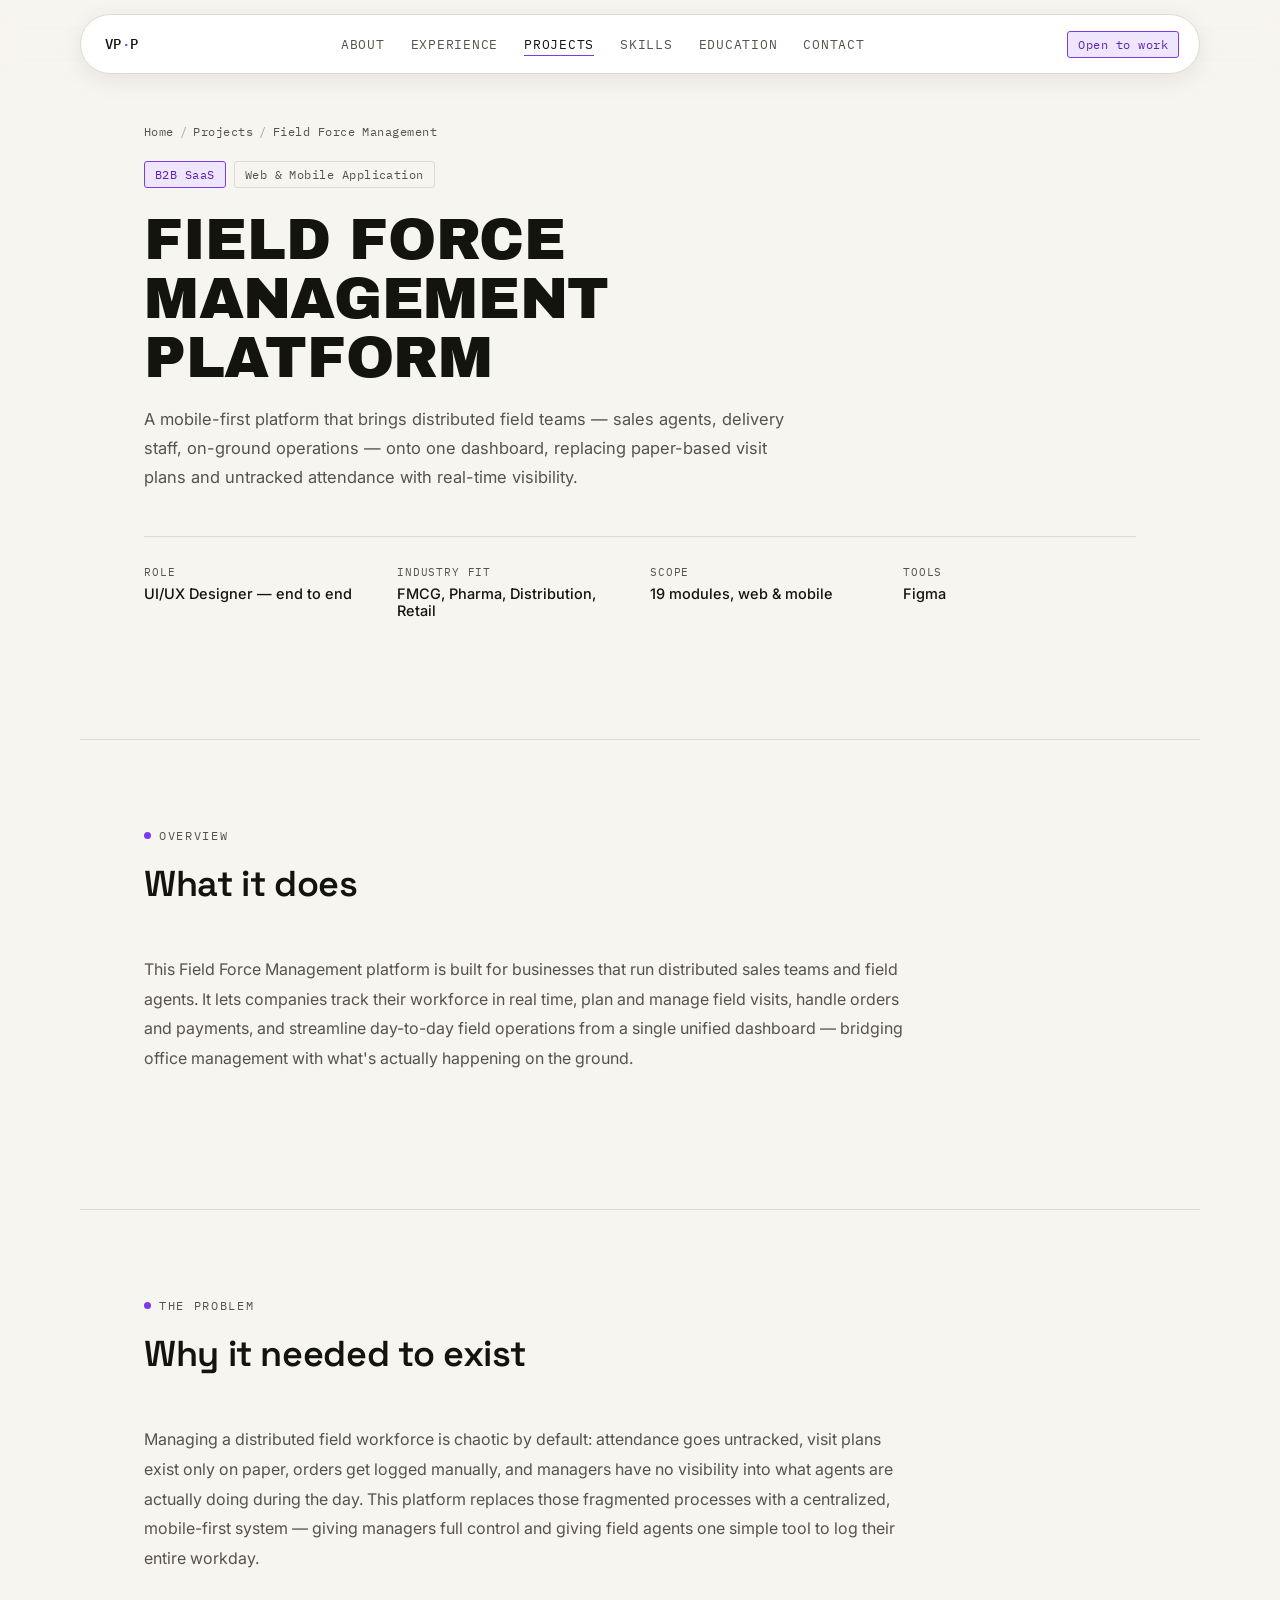
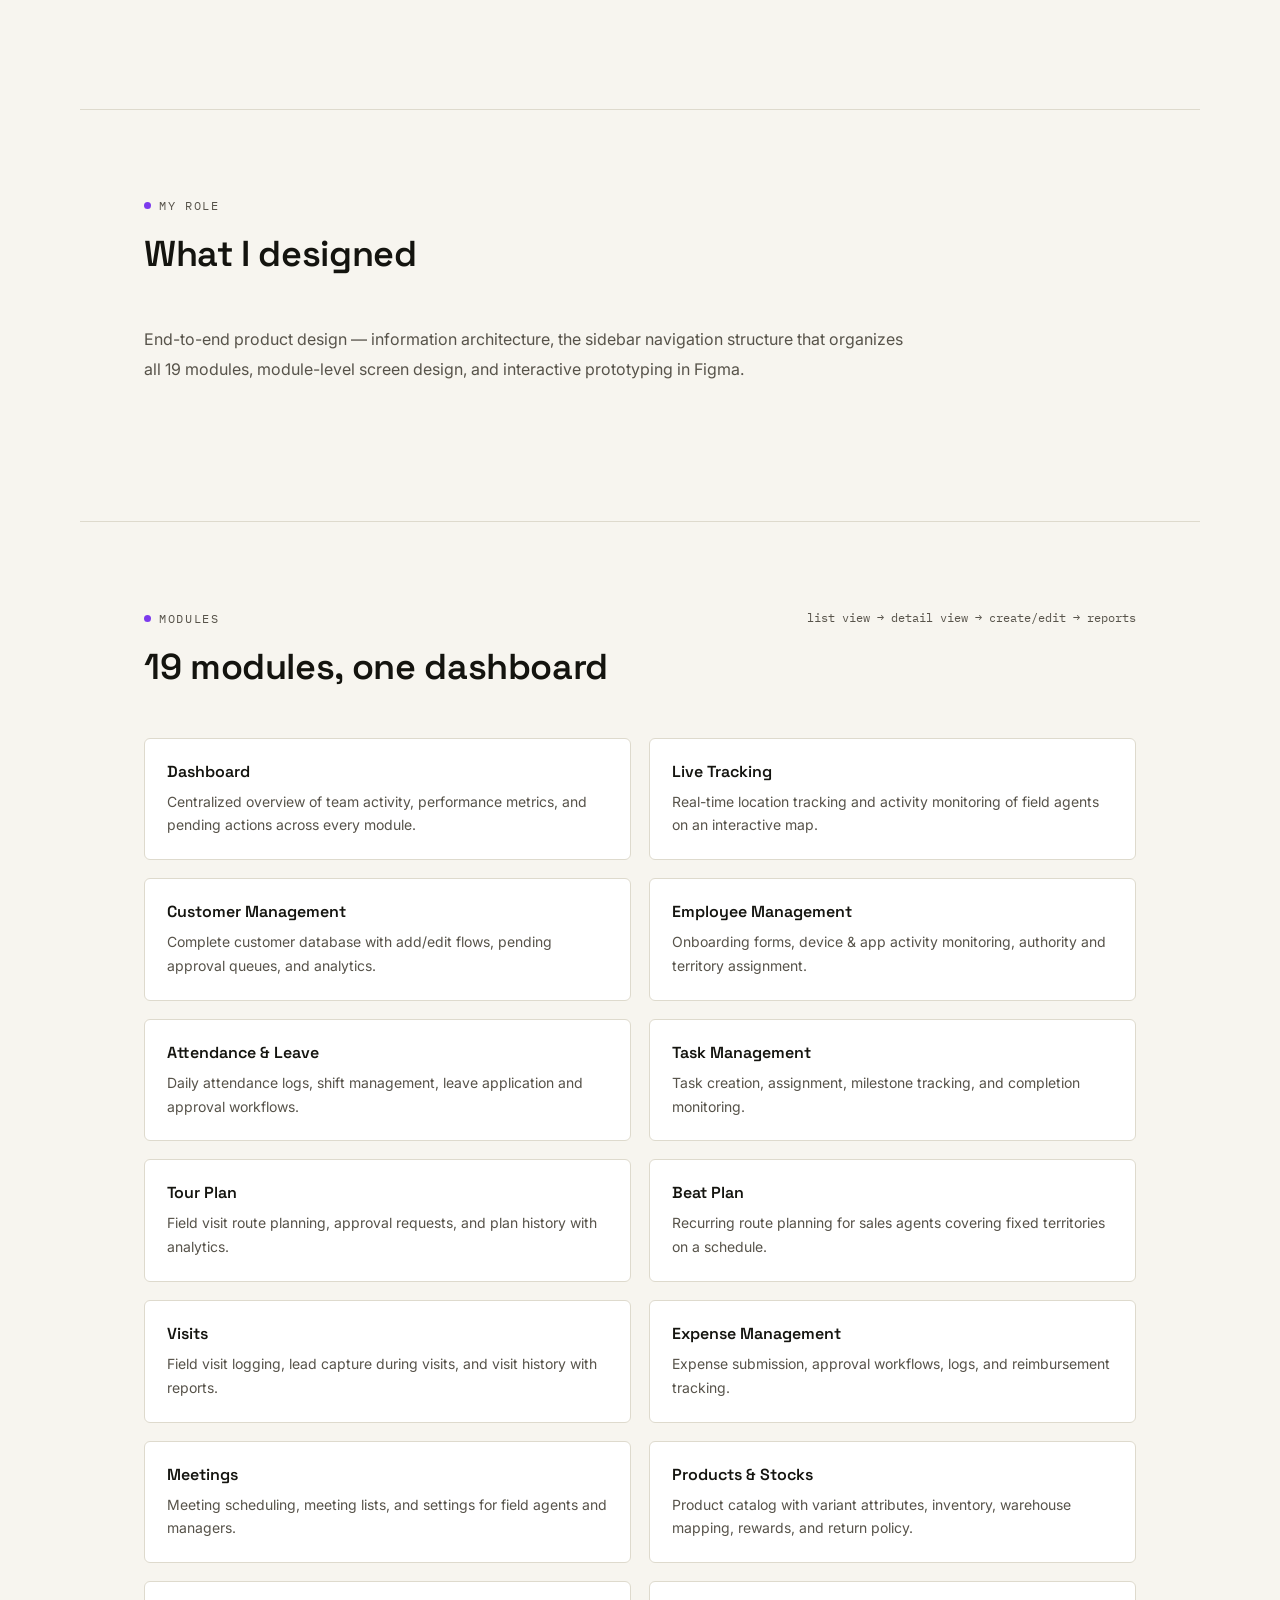
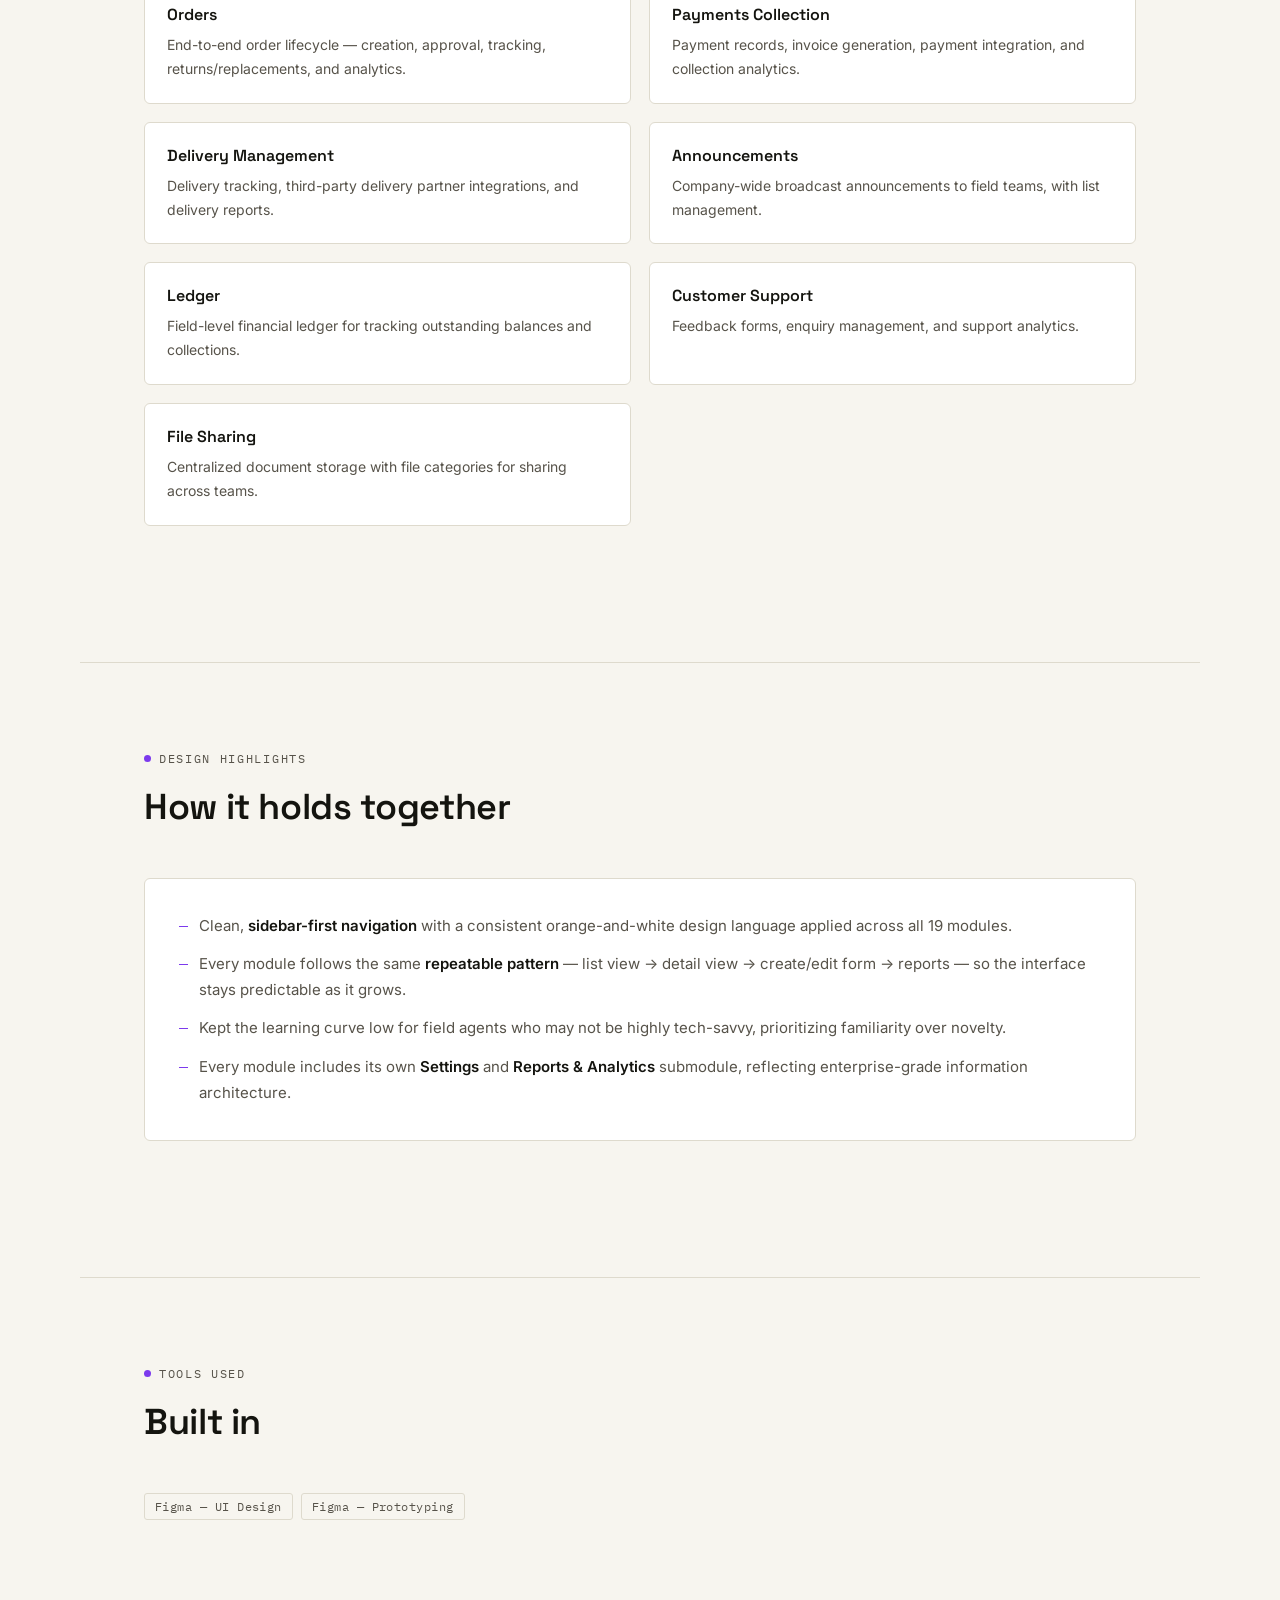
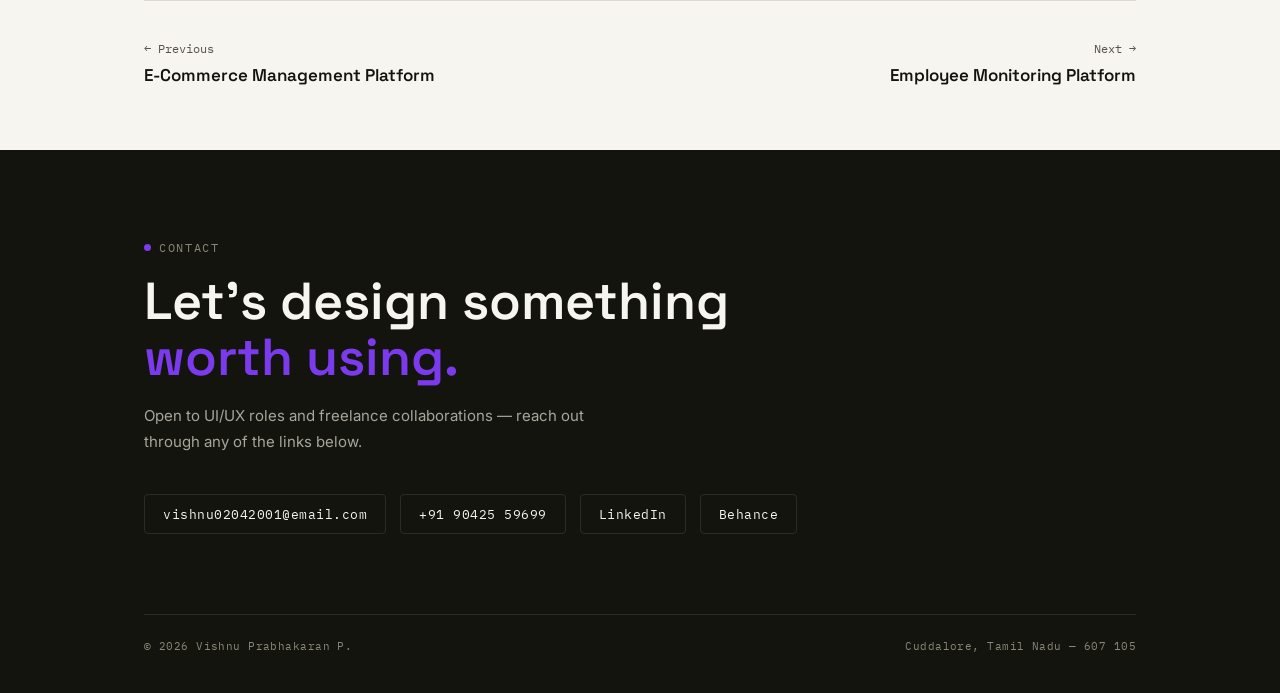
<file: projects/field-force-management.html>
<!DOCTYPE html>
<html lang="en">
<head>
<meta charset="UTF-8">
<meta name="viewport" content="width=device-width, initial-scale=1.0">
<title>Field Force Management Platform — Vishnu Prabhakaran P</title>
<link rel="stylesheet" href="../assets/style.css">
</head>
<body>

<header class="pill-nav">
  <nav class="wrap">
    <div class="logo">VP<span>·</span>P</div>
    <div class="navlinks">
<a href="../index.html#about">About</a>
      <a href="../index.html#experience">Experience</a>
      <a href="../projects.html" class="active">Projects</a>
      <a href="../index.html#skills">Skills</a>
      <a href="../index.html#education">Education</a>
      <a href="../index.html#contact">Contact</a>
    </div>
    <div class="nav-right">
      <div class="tag accent">Open to work</div>
      <button class="menu-btn" id="menuBtn" aria-label="Toggle menu"><span></span><span></span><span></span></button>
    </div>
  </nav>
</header>
  <div class="mobile-drawer" id="mobileDrawer">
<a href="../index.html#about">About</a>
      <a href="../index.html#experience">Experience</a>
      <a href="../projects.html" class="active">Projects</a>
      <a href="../index.html#skills">Skills</a>
      <a href="../index.html#education">Education</a>
      <a href="../index.html#contact">Contact</a>
  </div>

<main>
  <!-- HERO -->
  <section class="page-hero wrap">
    <div class="breadcrumb"><a href="../index.html">Home</a><span class="sep">/</span><a href="../projects.html">Projects</a><span class="sep">/</span>Field Force Management</div>
    <div class="proj-tags">
      <span class="tag accent">B2B SaaS</span>
      <span class="tag">Web &amp; Mobile Application</span>
    </div>
    <h1 class="proj-h1">Field Force Management Platform</h1>
    <p class="proj-tagline">A mobile-first platform that brings distributed field teams — sales agents, delivery staff, on-ground operations — onto one dashboard, replacing paper-based visit plans and untracked attendance with real-time visibility.</p>

    <div class="meta-strip reveal">
      <div><div class="m-k">Role</div><div class="m-v">UI/UX Designer — end to end</div></div>
      <div><div class="m-k">Industry fit</div><div class="m-v">FMCG, Pharma, Distribution, Retail</div></div>
      <div><div class="m-k">Scope</div><div class="m-v">19 modules, web &amp; mobile</div></div>
      <div><div class="m-k">Tools</div><div class="m-v">Figma</div></div>
    </div>
  </section>

  <!-- OVERVIEW -->
  <section class="bordered wrap">
    <div class="section-head reveal">
      <div><div class="eyebrow"><span class="dot"></span>Overview</div><h2 class="h-title">What it does</h2></div>
    </div>
    <div class="prose">
      <p>This Field Force Management platform is built for businesses that run distributed sales teams and field agents. It lets companies track their workforce in real time, plan and manage field visits, handle orders and payments, and streamline day-to-day field operations from a single unified dashboard — bridging office management with what's actually happening on the ground.</p>
    </div>
  </section>

  <!-- PROBLEM -->
  <section class="bordered wrap">
    <div class="section-head reveal">
      <div><div class="eyebrow"><span class="dot"></span>The problem</div><h2 class="h-title">Why it needed to exist</h2></div>
    </div>
    <div class="prose">
      <p>Managing a distributed field workforce is chaotic by default: attendance goes untracked, visit plans exist only on paper, orders get logged manually, and managers have no visibility into what agents are actually doing during the day. This platform replaces those fragmented processes with a centralized, mobile-first system — giving managers full control and giving field agents one simple tool to log their entire workday.</p>
    </div>
  </section>

  <!-- MY ROLE -->
  <section class="bordered wrap">
    <div class="section-head reveal">
      <div><div class="eyebrow"><span class="dot"></span>My role</div><h2 class="h-title">What I designed</h2></div>
    </div>
    <div class="prose">
      <p>End-to-end product design — information architecture, the sidebar navigation structure that organizes all 19 modules, module-level screen design, and interactive prototyping in Figma.</p>
    </div>
  </section>

  <!-- MODULES -->
  <section class="bordered wrap">
    <div class="section-head reveal">
      <div><div class="eyebrow"><span class="dot"></span>Modules</div><h2 class="h-title">19 modules, one dashboard</h2></div>
      <span class="h-note">list view → detail view → create/edit → reports</span>
    </div>
    <div class="module-grid reveal">
      <div class="module-card"><div class="mc-title">Dashboard</div><div class="mc-desc">Centralized overview of team activity, performance metrics, and pending actions across every module.</div></div>
      <div class="module-card"><div class="mc-title">Live Tracking</div><div class="mc-desc">Real-time location tracking and activity monitoring of field agents on an interactive map.</div></div>
      <div class="module-card"><div class="mc-title">Customer Management</div><div class="mc-desc">Complete customer database with add/edit flows, pending approval queues, and analytics.</div></div>
      <div class="module-card"><div class="mc-title">Employee Management</div><div class="mc-desc">Onboarding forms, device &amp; app activity monitoring, authority and territory assignment.</div></div>
      <div class="module-card"><div class="mc-title">Attendance &amp; Leave</div><div class="mc-desc">Daily attendance logs, shift management, leave application and approval workflows.</div></div>
      <div class="module-card"><div class="mc-title">Task Management</div><div class="mc-desc">Task creation, assignment, milestone tracking, and completion monitoring.</div></div>
      <div class="module-card"><div class="mc-title">Tour Plan</div><div class="mc-desc">Field visit route planning, approval requests, and plan history with analytics.</div></div>
      <div class="module-card"><div class="mc-title">Beat Plan</div><div class="mc-desc">Recurring route planning for sales agents covering fixed territories on a schedule.</div></div>
      <div class="module-card"><div class="mc-title">Visits</div><div class="mc-desc">Field visit logging, lead capture during visits, and visit history with reports.</div></div>
      <div class="module-card"><div class="mc-title">Expense Management</div><div class="mc-desc">Expense submission, approval workflows, logs, and reimbursement tracking.</div></div>
      <div class="module-card"><div class="mc-title">Meetings</div><div class="mc-desc">Meeting scheduling, meeting lists, and settings for field agents and managers.</div></div>
      <div class="module-card"><div class="mc-title">Products &amp; Stocks</div><div class="mc-desc">Product catalog with variant attributes, inventory, warehouse mapping, rewards, and return policy.</div></div>
      <div class="module-card"><div class="mc-title">Orders</div><div class="mc-desc">End-to-end order lifecycle — creation, approval, tracking, returns/replacements, and analytics.</div></div>
      <div class="module-card"><div class="mc-title">Payments Collection</div><div class="mc-desc">Payment records, invoice generation, payment integration, and collection analytics.</div></div>
      <div class="module-card"><div class="mc-title">Delivery Management</div><div class="mc-desc">Delivery tracking, third-party delivery partner integrations, and delivery reports.</div></div>
      <div class="module-card"><div class="mc-title">Announcements</div><div class="mc-desc">Company-wide broadcast announcements to field teams, with list management.</div></div>
      <div class="module-card"><div class="mc-title">Ledger</div><div class="mc-desc">Field-level financial ledger for tracking outstanding balances and collections.</div></div>
      <div class="module-card"><div class="mc-title">Customer Support</div><div class="mc-desc">Feedback forms, enquiry management, and support analytics.</div></div>
      <div class="module-card"><div class="mc-title">File Sharing</div><div class="mc-desc">Centralized document storage with file categories for sharing across teams.</div></div>
    </div>
  </section>

  <!-- DESIGN HIGHLIGHTS -->
  <section class="bordered wrap">
    <div class="section-head reveal">
      <div><div class="eyebrow"><span class="dot"></span>Design highlights</div><h2 class="h-title">How it holds together</h2></div>
    </div>
    <div class="exp-card reveal">
      <ul class="bullets">
        <li>Clean, <b>sidebar-first navigation</b> with a consistent orange-and-white design language applied across all 19 modules.</li>
        <li>Every module follows the same <b>repeatable pattern</b> — list view → detail view → create/edit form → reports — so the interface stays predictable as it grows.</li>
        <li>Kept the learning curve low for field agents who may not be highly tech-savvy, prioritizing familiarity over novelty.</li>
        <li>Every module includes its own <b>Settings</b> and <b>Reports &amp; Analytics</b> submodule, reflecting enterprise-grade information architecture.</li>
      </ul>
    </div>
  </section>

  <!-- TOOLS -->
  <section class="bordered wrap">
    <div class="section-head reveal">
      <div><div class="eyebrow"><span class="dot"></span>Tools used</div><h2 class="h-title">Built in</h2></div>
    </div>
    <div class="skill-pills">
      <span class="tag">Figma — UI Design</span>
      <span class="tag">Figma — Prototyping</span>
    </div>
  </section>

  <!-- PAGINATION -->
  <div class="wrap">
    <div class="proj-pagination">
      <a class="pgnav prev" href="ecommerce-platform.html"><span>← Previous</span><span class="pgnav-title">E-Commerce Management Platform</span></a>
      <a class="pgnav next" href="employee-monitoring.html"><span>Next →</span><span class="pgnav-title">Employee Monitoring Platform</span></a>
    </div>
  </div>
</main>

<footer id="contact">
  <div class="wrap">
    <div class="eyebrow" style="color:#8A8778;"><span class="dot"></span>Contact</div>
    <h2 class="foot-head">Let's design something <span class="accent-word">worth using.</span></h2>
    <p class="foot-sub">Open to UI/UX roles and freelance collaborations — reach out through any of the links below.</p>
    <div class="foot-links">
      <a href="mailto:vishnu02042001@email.com">vishnu02042001@email.com</a>
      <a href="tel:+919042559699">+91 90425 59699</a>
      <a href="https://www.linkedin.com/in/vishnuprabhakaran" target="_blank" rel="noopener">LinkedIn</a>
      <a href="https://www.behance.net/vishnuprabhak6" target="_blank" rel="noopener">Behance</a>
    </div>
    <div class="foot-bottom">
      <span>© 2026 Vishnu Prabhakaran P.</span>
      <span>Cuddalore, Tamil Nadu — 607 105</span>
    </div>
  </div>
</footer>

<script src="../assets/main.js"></script>
</body>
</html>
</file>
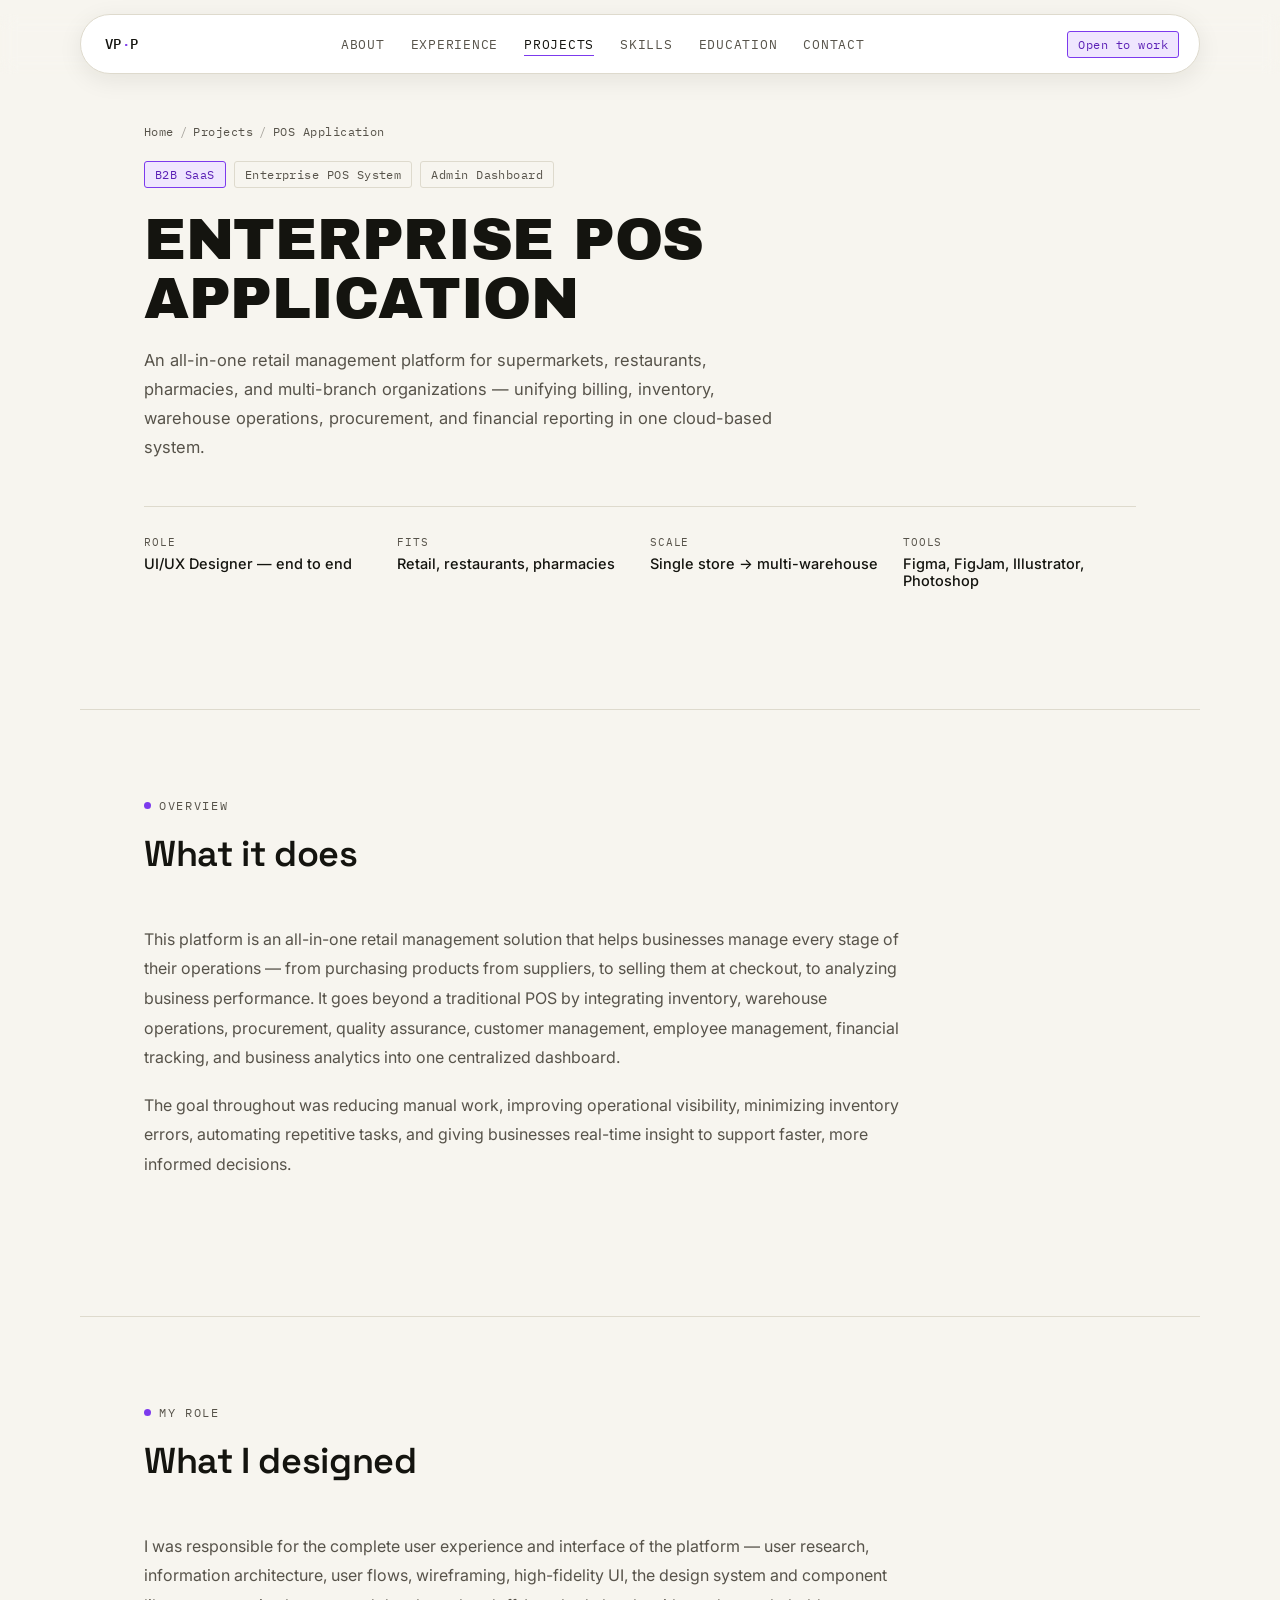
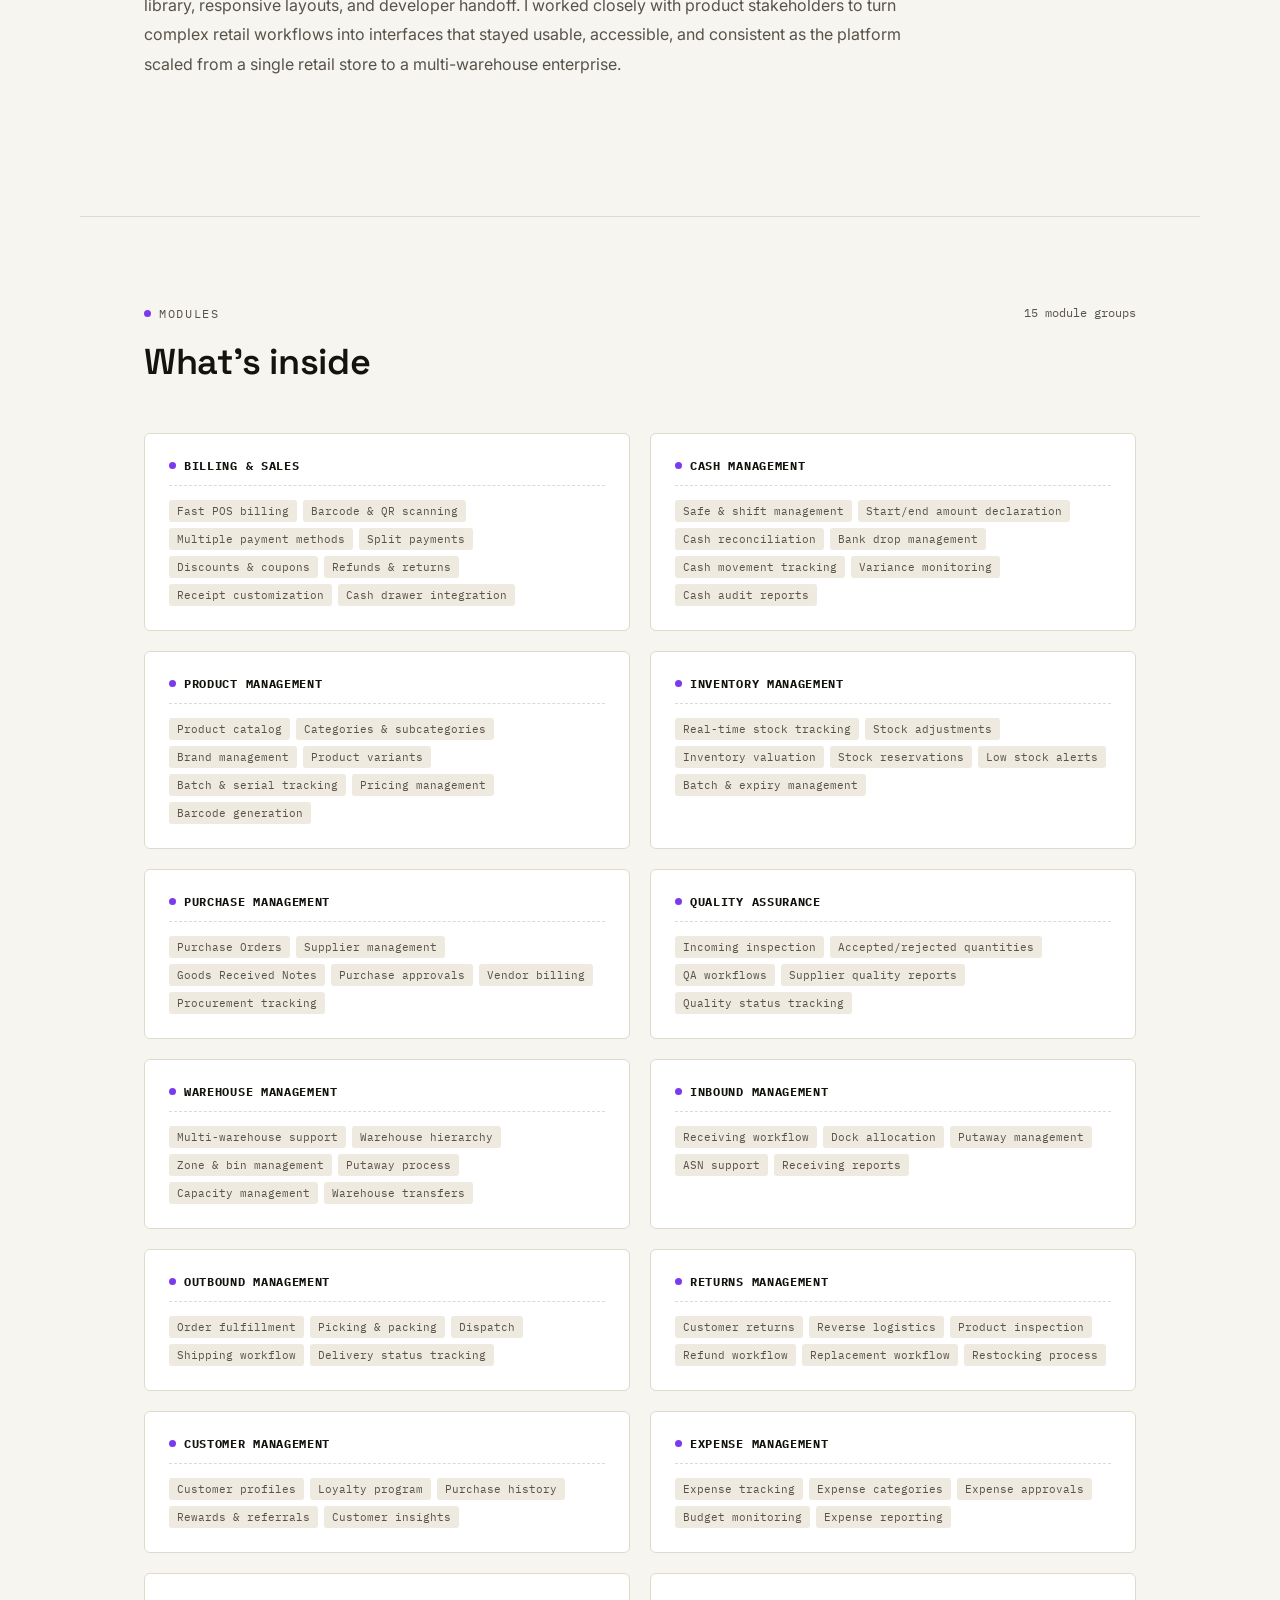
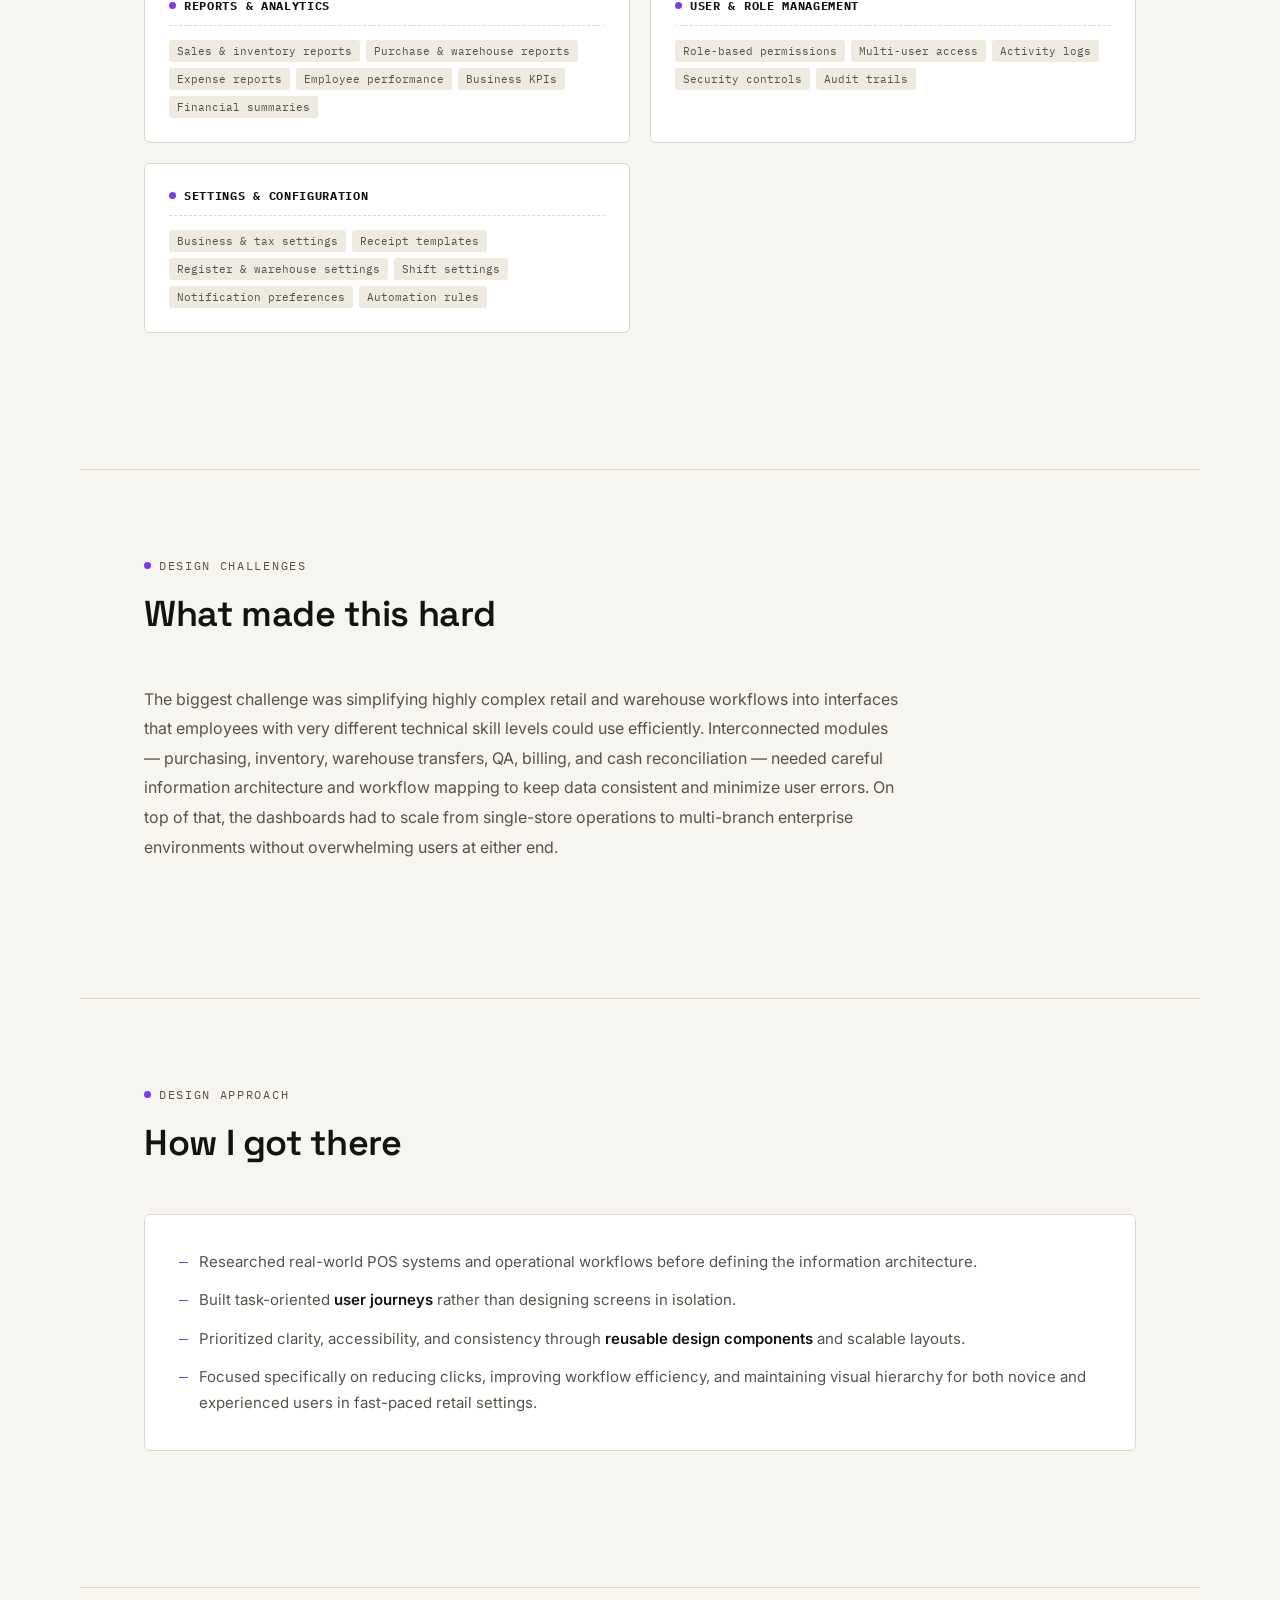
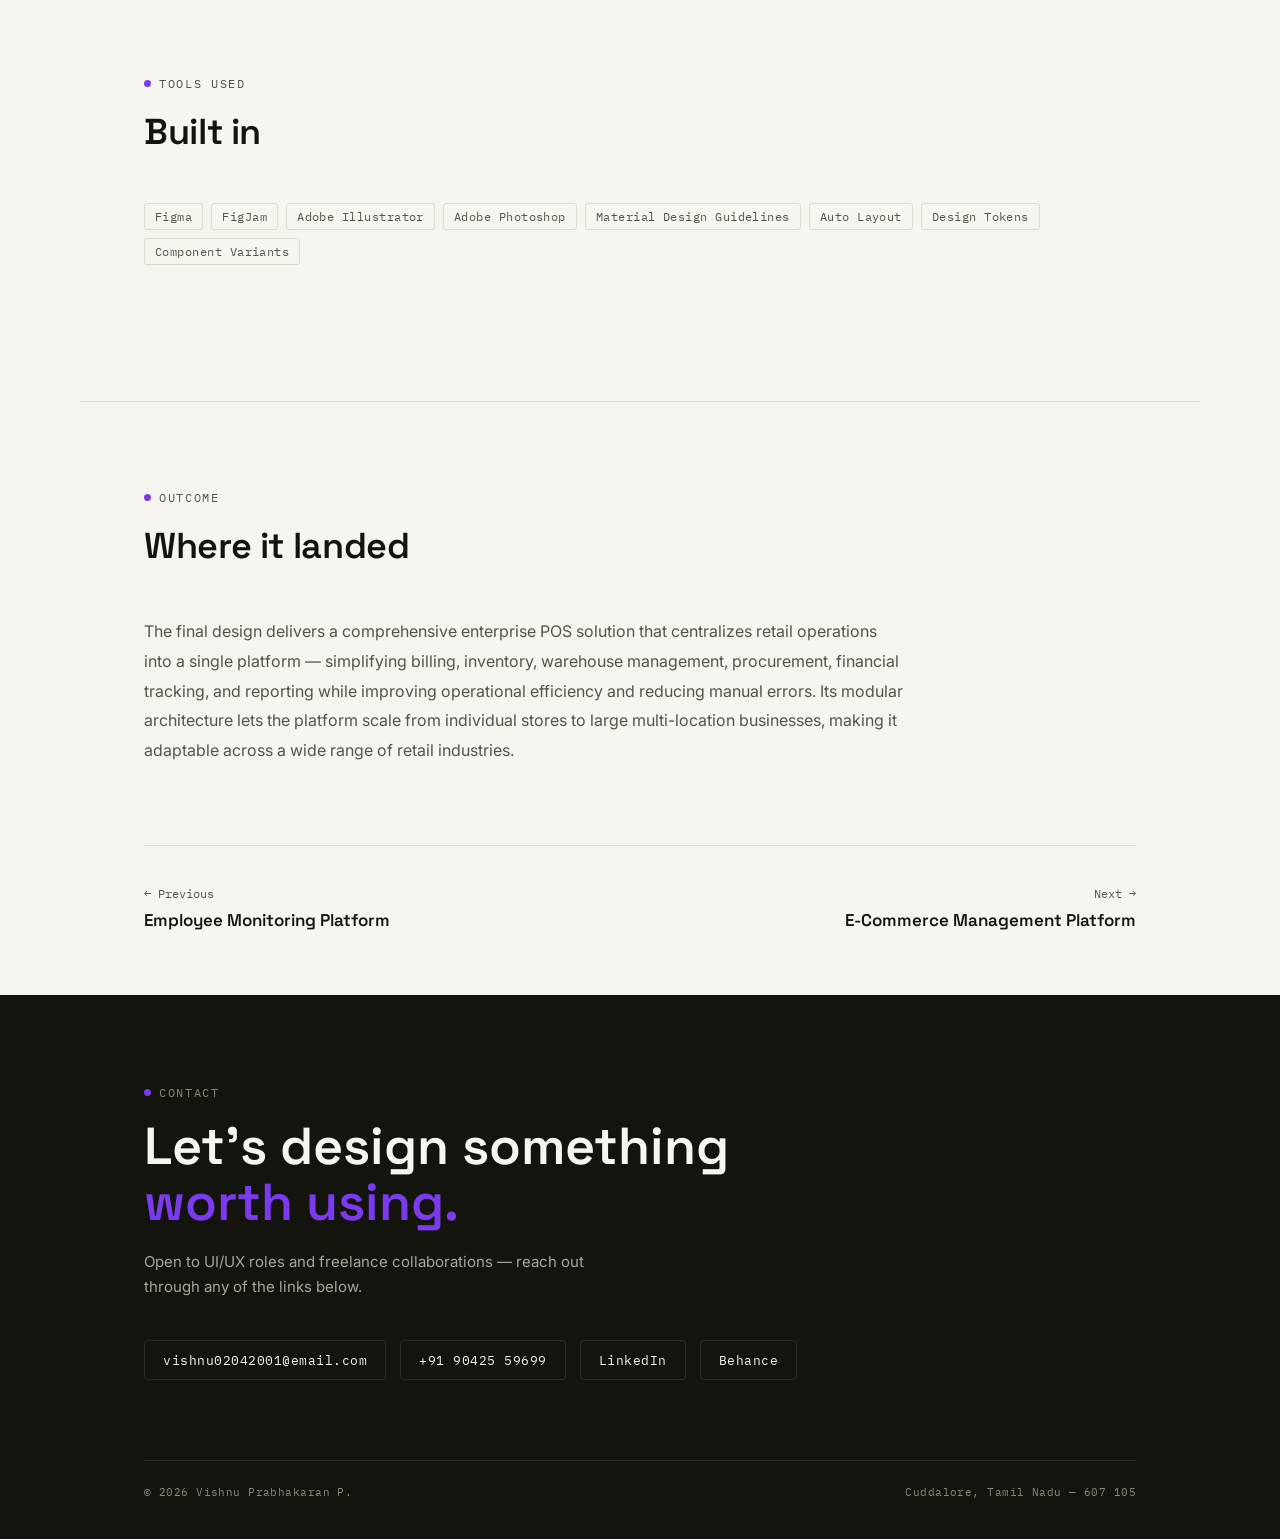
<file: projects/pos-application.html>
<!DOCTYPE html>
<html lang="en">
<head>
<meta charset="UTF-8">
<meta name="viewport" content="width=device-width, initial-scale=1.0">
<title>Enterprise POS Application — Vishnu Prabhakaran P</title>
<link rel="stylesheet" href="../assets/style.css">
</head>
<body>

<header class="pill-nav">
  <nav class="wrap">
    <div class="logo">VP<span>·</span>P</div>
    <div class="navlinks">
<a href="../index.html#about">About</a>
      <a href="../index.html#experience">Experience</a>
      <a href="../projects.html" class="active">Projects</a>
      <a href="../index.html#skills">Skills</a>
      <a href="../index.html#education">Education</a>
      <a href="../index.html#contact">Contact</a>
    </div>
    <div class="nav-right">
      <div class="tag accent">Open to work</div>
      <button class="menu-btn" id="menuBtn" aria-label="Toggle menu"><span></span><span></span><span></span></button>
    </div>
  </nav>
</header>
  <div class="mobile-drawer" id="mobileDrawer">
<a href="../index.html#about">About</a>
      <a href="../index.html#experience">Experience</a>
      <a href="../projects.html" class="active">Projects</a>
      <a href="../index.html#skills">Skills</a>
      <a href="../index.html#education">Education</a>
      <a href="../index.html#contact">Contact</a>
  </div>

<main>
  <!-- HERO -->
  <section class="page-hero wrap">
    <div class="breadcrumb"><a href="../index.html">Home</a><span class="sep">/</span><a href="../projects.html">Projects</a><span class="sep">/</span>POS Application</div>
    <div class="proj-tags">
      <span class="tag accent">B2B SaaS</span>
      <span class="tag">Enterprise POS System</span>
      <span class="tag">Admin Dashboard</span>
    </div>
    <h1 class="proj-h1">Enterprise POS Application</h1>
    <p class="proj-tagline">An all-in-one retail management platform for supermarkets, restaurants, pharmacies, and multi-branch organizations — unifying billing, inventory, warehouse operations, procurement, and financial reporting in one cloud-based system.</p>

    <div class="meta-strip reveal">
      <div><div class="m-k">Role</div><div class="m-v">UI/UX Designer — end to end</div></div>
      <div><div class="m-k">Fits</div><div class="m-v">Retail, restaurants, pharmacies</div></div>
      <div><div class="m-k">Scale</div><div class="m-v">Single store → multi-warehouse</div></div>
      <div><div class="m-k">Tools</div><div class="m-v">Figma, FigJam, Illustrator, Photoshop</div></div>
    </div>
  </section>

  <!-- OVERVIEW -->
  <section class="bordered wrap">
    <div class="section-head reveal">
      <div><div class="eyebrow"><span class="dot"></span>Overview</div><h2 class="h-title">What it does</h2></div>
    </div>
    <div class="prose">
      <p>This platform is an all-in-one retail management solution that helps businesses manage every stage of their operations — from purchasing products from suppliers, to selling them at checkout, to analyzing business performance. It goes beyond a traditional POS by integrating inventory, warehouse operations, procurement, quality assurance, customer management, employee management, financial tracking, and business analytics into one centralized dashboard.</p>
      <p>The goal throughout was reducing manual work, improving operational visibility, minimizing inventory errors, automating repetitive tasks, and giving businesses real-time insight to support faster, more informed decisions.</p>
    </div>
  </section>

  <!-- MY ROLE -->
  <section class="bordered wrap">
    <div class="section-head reveal">
      <div><div class="eyebrow"><span class="dot"></span>My role</div><h2 class="h-title">What I designed</h2></div>
    </div>
    <div class="prose">
      <p>I was responsible for the complete user experience and interface of the platform — user research, information architecture, user flows, wireframing, high-fidelity UI, the design system and component library, responsive layouts, and developer handoff. I worked closely with product stakeholders to turn complex retail workflows into interfaces that stayed usable, accessible, and consistent as the platform scaled from a single retail store to a multi-warehouse enterprise.</p>
    </div>
  </section>

  <!-- FEATURES -->
  <section class="bordered wrap">
    <div class="section-head reveal">
      <div><div class="eyebrow"><span class="dot"></span>Modules</div><h2 class="h-title">What's inside</h2></div>
      <span class="h-note">15 module groups</span>
    </div>
    <div class="feature-grid">
      <div class="feature-block reveal">
        <h3><span class="dot"></span>Billing &amp; Sales</h3>
        <div class="chips">
          <span class="module-chip">Fast POS billing</span>
          <span class="module-chip">Barcode &amp; QR scanning</span>
          <span class="module-chip">Multiple payment methods</span>
          <span class="module-chip">Split payments</span>
          <span class="module-chip">Discounts &amp; coupons</span>
          <span class="module-chip">Refunds &amp; returns</span>
          <span class="module-chip">Receipt customization</span>
          <span class="module-chip">Cash drawer integration</span>
        </div>
      </div>
      <div class="feature-block reveal">
        <h3><span class="dot"></span>Cash Management</h3>
        <div class="chips">
          <span class="module-chip">Safe &amp; shift management</span>
          <span class="module-chip">Start/end amount declaration</span>
          <span class="module-chip">Cash reconciliation</span>
          <span class="module-chip">Bank drop management</span>
          <span class="module-chip">Cash movement tracking</span>
          <span class="module-chip">Variance monitoring</span>
          <span class="module-chip">Cash audit reports</span>
        </div>
      </div>
      <div class="feature-block reveal">
        <h3><span class="dot"></span>Product Management</h3>
        <div class="chips">
          <span class="module-chip">Product catalog</span>
          <span class="module-chip">Categories &amp; subcategories</span>
          <span class="module-chip">Brand management</span>
          <span class="module-chip">Product variants</span>
          <span class="module-chip">Batch &amp; serial tracking</span>
          <span class="module-chip">Pricing management</span>
          <span class="module-chip">Barcode generation</span>
        </div>
      </div>
      <div class="feature-block reveal">
        <h3><span class="dot"></span>Inventory Management</h3>
        <div class="chips">
          <span class="module-chip">Real-time stock tracking</span>
          <span class="module-chip">Stock adjustments</span>
          <span class="module-chip">Inventory valuation</span>
          <span class="module-chip">Stock reservations</span>
          <span class="module-chip">Low stock alerts</span>
          <span class="module-chip">Batch &amp; expiry management</span>
        </div>
      </div>
      <div class="feature-block reveal">
        <h3><span class="dot"></span>Purchase Management</h3>
        <div class="chips">
          <span class="module-chip">Purchase Orders</span>
          <span class="module-chip">Supplier management</span>
          <span class="module-chip">Goods Received Notes</span>
          <span class="module-chip">Purchase approvals</span>
          <span class="module-chip">Vendor billing</span>
          <span class="module-chip">Procurement tracking</span>
        </div>
      </div>
      <div class="feature-block reveal">
        <h3><span class="dot"></span>Quality Assurance</h3>
        <div class="chips">
          <span class="module-chip">Incoming inspection</span>
          <span class="module-chip">Accepted/rejected quantities</span>
          <span class="module-chip">QA workflows</span>
          <span class="module-chip">Supplier quality reports</span>
          <span class="module-chip">Quality status tracking</span>
        </div>
      </div>
      <div class="feature-block reveal">
        <h3><span class="dot"></span>Warehouse Management</h3>
        <div class="chips">
          <span class="module-chip">Multi-warehouse support</span>
          <span class="module-chip">Warehouse hierarchy</span>
          <span class="module-chip">Zone &amp; bin management</span>
          <span class="module-chip">Putaway process</span>
          <span class="module-chip">Capacity management</span>
          <span class="module-chip">Warehouse transfers</span>
        </div>
      </div>
      <div class="feature-block reveal">
        <h3><span class="dot"></span>Inbound Management</h3>
        <div class="chips">
          <span class="module-chip">Receiving workflow</span>
          <span class="module-chip">Dock allocation</span>
          <span class="module-chip">Putaway management</span>
          <span class="module-chip">ASN support</span>
          <span class="module-chip">Receiving reports</span>
        </div>
      </div>
      <div class="feature-block reveal">
        <h3><span class="dot"></span>Outbound Management</h3>
        <div class="chips">
          <span class="module-chip">Order fulfillment</span>
          <span class="module-chip">Picking &amp; packing</span>
          <span class="module-chip">Dispatch</span>
          <span class="module-chip">Shipping workflow</span>
          <span class="module-chip">Delivery status tracking</span>
        </div>
      </div>
      <div class="feature-block reveal">
        <h3><span class="dot"></span>Returns Management</h3>
        <div class="chips">
          <span class="module-chip">Customer returns</span>
          <span class="module-chip">Reverse logistics</span>
          <span class="module-chip">Product inspection</span>
          <span class="module-chip">Refund workflow</span>
          <span class="module-chip">Replacement workflow</span>
          <span class="module-chip">Restocking process</span>
        </div>
      </div>
      <div class="feature-block reveal">
        <h3><span class="dot"></span>Customer Management</h3>
        <div class="chips">
          <span class="module-chip">Customer profiles</span>
          <span class="module-chip">Loyalty program</span>
          <span class="module-chip">Purchase history</span>
          <span class="module-chip">Rewards &amp; referrals</span>
          <span class="module-chip">Customer insights</span>
        </div>
      </div>
      <div class="feature-block reveal">
        <h3><span class="dot"></span>Expense Management</h3>
        <div class="chips">
          <span class="module-chip">Expense tracking</span>
          <span class="module-chip">Expense categories</span>
          <span class="module-chip">Expense approvals</span>
          <span class="module-chip">Budget monitoring</span>
          <span class="module-chip">Expense reporting</span>
        </div>
      </div>
      <div class="feature-block reveal">
        <h3><span class="dot"></span>Reports &amp; Analytics</h3>
        <div class="chips">
          <span class="module-chip">Sales &amp; inventory reports</span>
          <span class="module-chip">Purchase &amp; warehouse reports</span>
          <span class="module-chip">Expense reports</span>
          <span class="module-chip">Employee performance</span>
          <span class="module-chip">Business KPIs</span>
          <span class="module-chip">Financial summaries</span>
        </div>
      </div>
      <div class="feature-block reveal">
        <h3><span class="dot"></span>User &amp; Role Management</h3>
        <div class="chips">
          <span class="module-chip">Role-based permissions</span>
          <span class="module-chip">Multi-user access</span>
          <span class="module-chip">Activity logs</span>
          <span class="module-chip">Security controls</span>
          <span class="module-chip">Audit trails</span>
        </div>
      </div>
      <div class="feature-block reveal">
        <h3><span class="dot"></span>Settings &amp; Configuration</h3>
        <div class="chips">
          <span class="module-chip">Business &amp; tax settings</span>
          <span class="module-chip">Receipt templates</span>
          <span class="module-chip">Register &amp; warehouse settings</span>
          <span class="module-chip">Shift settings</span>
          <span class="module-chip">Notification preferences</span>
          <span class="module-chip">Automation rules</span>
        </div>
      </div>
    </div>
  </section>

  <!-- CHALLENGES -->
  <section class="bordered wrap">
    <div class="section-head reveal">
      <div><div class="eyebrow"><span class="dot"></span>Design challenges</div><h2 class="h-title">What made this hard</h2></div>
    </div>
    <div class="prose">
      <p>The biggest challenge was simplifying highly complex retail and warehouse workflows into interfaces that employees with very different technical skill levels could use efficiently. Interconnected modules — purchasing, inventory, warehouse transfers, QA, billing, and cash reconciliation — needed careful information architecture and workflow mapping to keep data consistent and minimize user errors. On top of that, the dashboards had to scale from single-store operations to multi-branch enterprise environments without overwhelming users at either end.</p>
    </div>
  </section>

  <!-- APPROACH -->
  <section class="bordered wrap">
    <div class="section-head reveal">
      <div><div class="eyebrow"><span class="dot"></span>Design approach</div><h2 class="h-title">How I got there</h2></div>
    </div>
    <div class="exp-card reveal">
      <ul class="bullets">
        <li>Researched real-world POS systems and operational workflows before defining the information architecture.</li>
        <li>Built task-oriented <b>user journeys</b> rather than designing screens in isolation.</li>
        <li>Prioritized clarity, accessibility, and consistency through <b>reusable design components</b> and scalable layouts.</li>
        <li>Focused specifically on reducing clicks, improving workflow efficiency, and maintaining visual hierarchy for both novice and experienced users in fast-paced retail settings.</li>
      </ul>
    </div>
  </section>

  <!-- TOOLS -->
  <section class="bordered wrap">
    <div class="section-head reveal">
      <div><div class="eyebrow"><span class="dot"></span>Tools used</div><h2 class="h-title">Built in</h2></div>
    </div>
    <div class="skill-pills">
      <span class="tag">Figma</span>
      <span class="tag">FigJam</span>
      <span class="tag">Adobe Illustrator</span>
      <span class="tag">Adobe Photoshop</span>
      <span class="tag">Material Design Guidelines</span>
      <span class="tag">Auto Layout</span>
      <span class="tag">Design Tokens</span>
      <span class="tag">Component Variants</span>
    </div>
  </section>

  <!-- OUTCOME -->
  <section class="bordered wrap">
    <div class="section-head reveal">
      <div><div class="eyebrow"><span class="dot"></span>Outcome</div><h2 class="h-title">Where it landed</h2></div>
    </div>
    <div class="prose">
      <p>The final design delivers a comprehensive enterprise POS solution that centralizes retail operations into a single platform — simplifying billing, inventory, warehouse management, procurement, financial tracking, and reporting while improving operational efficiency and reducing manual errors. Its modular architecture lets the platform scale from individual stores to large multi-location businesses, making it adaptable across a wide range of retail industries.</p>
    </div>
  </section>

  <!-- PAGINATION -->
  <div class="wrap">
    <div class="proj-pagination">
      <a class="pgnav prev" href="employee-monitoring.html"><span>← Previous</span><span class="pgnav-title">Employee Monitoring Platform</span></a>
      <a class="pgnav next" href="ecommerce-platform.html"><span>Next →</span><span class="pgnav-title">E-Commerce Management Platform</span></a>
    </div>
  </div>
</main>

<footer id="contact">
  <div class="wrap">
    <div class="eyebrow" style="color:#8A8778;"><span class="dot"></span>Contact</div>
    <h2 class="foot-head">Let's design something <span class="accent-word">worth using.</span></h2>
    <p class="foot-sub">Open to UI/UX roles and freelance collaborations — reach out through any of the links below.</p>
    <div class="foot-links">
      <a href="mailto:vishnu02042001@email.com">vishnu02042001@email.com</a>
      <a href="tel:+919042559699">+91 90425 59699</a>
      <a href="https://www.linkedin.com/in/vishnuprabhakaran" target="_blank" rel="noopener">LinkedIn</a>
      <a href="https://www.behance.net/vishnuprabhak6" target="_blank" rel="noopener">Behance</a>
    </div>
    <div class="foot-bottom">
      <span>© 2026 Vishnu Prabhakaran P.</span>
      <span>Cuddalore, Tamil Nadu — 607 105</span>
    </div>
  </div>
</footer>

<script src="../assets/main.js"></script>
</body>
</html>
</file>
<file: assets/style.css>
@import url('https://fonts.googleapis.com/css2?family=Archivo+Black&family=Space+Grotesk:wght@400;500;600;700&family=Inter:wght@400;500;600;700&family=IBM+Plex+Mono:wght@400;500&display=swap');

:root{
  /* 60% — warm near-white paper */
  --paper: #F7F5EF;
  --paper-2: #EEEAE0;
  /* 30% — near-black ink, used for text + inverted sections */
  --ink: #14140F;
  --ink-soft: #57534A;
  /* 10% — violet: craft + tool-native (nods to Figma), distinctive without being loud */
  --accent: #7C3AED;
  --accent-soft: #EFE6FE;
  --accent-dark: #5B21B6;

  --line: #DEDACD;
  --white: #FFFFFF;

  --font-hero: 'Archivo Black', sans-serif;
  --font-display: 'Space Grotesk', sans-serif;
  --font-body: 'Inter', sans-serif;
  --font-mono: 'IBM Plex Mono', monospace;

  --max: 1120px;
  --gutter: clamp(20px, 6vw, 64px);
}
@media(min-width:640px){
  :root{ --gutter: clamp(55px, 5vw, 64px); }
}

*{margin:0;padding:0;box-sizing:border-box;}
html{scroll-behavior:smooth;}
body{
  background:var(--paper);
  color:var(--ink);
  font-family:var(--font-body);
  -webkit-font-smoothing:antialiased;
  overflow-x:hidden;
}
::selection{background:var(--accent); color:var(--ink);}

a{color:inherit; text-decoration:none;}
.wrap{max-width:var(--max); margin:0 auto; padding:0 var(--gutter);}

/* ---------- utility: mono eyebrow / status dot ---------- */
.eyebrow{
  display:flex; align-items:center; gap:8px;
  font-family:var(--font-mono); font-size:12px; letter-spacing:.14em;
  text-transform:uppercase; color:var(--ink-soft);
  margin-bottom:18px;
}
.dot{width:7px; height:7px; border-radius:50%; background:var(--accent); flex-shrink:0;}

.tag{
  font-family:var(--font-mono); font-size:11.5px; letter-spacing:.04em;
  padding:5px 10px; border:1px solid var(--line); border-radius:3px;
  color:var(--ink-soft); white-space:nowrap;
}
.tag.accent{ border-color:var(--accent); color:var(--accent-dark); background:var(--accent-soft); }

/* ---------- nav ---------- */
header{
  position:sticky; top:0; z-index:50;
  background:rgba(241,239,230,.88); backdrop-filter:blur(8px);
  border-bottom:1px solid var(--line);
}
nav.wrap{
  display:flex; align-items:center; justify-content:space-between;
  height:64px;
}
.logo{font-family:var(--font-mono); font-size:14px; font-weight:500; letter-spacing:.02em;}
.logo span{color:var(--accent);}
.navlinks{display:flex; gap:32px; font-family:var(--font-mono); font-size:12.5px; letter-spacing:.06em; text-transform:uppercase;}
.navlinks a{position:relative; color:var(--ink-soft); transition:color .2s;}
.navlinks a:hover, .navlinks a.active{color:var(--ink);}
.navlinks a::after{
  content:''; position:absolute; left:0; bottom:-4px; width:0; height:1px;
  background:var(--accent); transition:width .25s ease;
}
.navlinks a:hover::after, .navlinks a.active::after{width:100%;}
.navlinks{display:none;}
@media(min-width:720px){.navlinks{display:flex;}}

/* ---------- mobile nav ---------- */
.nav-right{display:flex; align-items:center; gap:14px;}
.nav-right .tag.accent{display:none;}
@media(min-width:720px){.nav-right .tag.accent{display:inline-block;}}
.menu-btn{
  display:flex; flex-direction:column; justify-content:center; gap:4px;
  width:32px; height:32px; background:none; border:none; cursor:pointer; padding:0;
}
@media(min-width:720px){.menu-btn{display:none;}}
.menu-btn span{display:block; width:20px; height:1.5px; background:var(--ink); transition:transform .25s ease, opacity .25s ease;}
.menu-btn.open span:nth-child(1){transform:translateY(5.5px) rotate(45deg);}
.menu-btn.open span:nth-child(2){opacity:0;}
.menu-btn.open span:nth-child(3){transform:translateY(-5.5px) rotate(-45deg);}

.mobile-drawer{
  display:none; flex-direction:column;
  position:fixed; top:64px; left:0; right:0; bottom:0; z-index:49;
  background:var(--paper); padding:32px var(--gutter);
  overflow-y:auto;
}
.mobile-drawer.open{display:flex;}
@media(min-width:720px){.mobile-drawer{display:none !important;}}
.mobile-drawer a{
  font-family:var(--font-display); font-size:26px; font-weight:600;
  padding:16px 0; border-bottom:1px solid var(--line); color:var(--ink);
}
.mobile-drawer a.active{color:var(--accent);}
body.nav-locked{overflow:hidden;}

/* ---------- hero ---------- */
.hero{padding-top:72px; padding-bottom:56px; position:relative;}
.hero .version{
  font-family:var(--font-mono); font-size:12px; color:var(--ink-soft);
  letter-spacing:.1em; margin-bottom:26px; display:inline-flex; align-items:center; gap:10px; flex-wrap:wrap;
}
.hero .version .pill{
  border:1px solid var(--accent); color:var(--accent-dark); background:var(--accent-soft);
  padding:3px 9px; border-radius:20px; font-size:11px;
}
h1.name{
  font-family:var(--font-hero); font-weight:400; text-transform:uppercase;
  font-size:clamp(36px, 6.5vw, 72px); line-height:.98; letter-spacing:-.005em;
}
h1.name em{font-style:normal; color:var(--ink-soft);}
.role{
  font-family:var(--font-display); font-weight:500;
  font-size:clamp(18px, 2.4vw, 26px); color:var(--ink-soft); margin-top:14px;
}
.role .accent-word{color:var(--accent);}
.lede{
  max-width:620px; margin-top:26px; font-size:16.5px; line-height:1.7; color:var(--ink-soft);
}
.hero-meta{
  display:flex; flex-wrap:wrap; gap:10px; margin-top:34px;
}

/* dimension / annotation line — signature motif */
.spec-line{
  display:flex; align-items:center; gap:10px; margin:56px 0 0;
  font-family:var(--font-mono); font-size:11px; color:var(--ink-soft); letter-spacing:.06em; flex-wrap:wrap;
}
.spec-line .rule{flex:1; height:1px; min-width:20px; background:repeating-linear-gradient(90deg, var(--line) 0 6px, transparent 6px 10px);}

/* ---------- section shell ---------- */
section{padding-top:64px; padding-bottom:64px;}
section.bordered{border-top:1px solid var(--line); margin-top:64px; padding-top:88px; padding-bottom:72px;}
.section-head{
  display:flex; align-items:baseline; justify-content:space-between;
  margin-bottom:48px; gap:24px; flex-wrap:wrap;
}
h2.h-title{
  font-family:var(--font-display); font-weight:600;
  font-size:clamp(26px, 3.4vw, 36px); letter-spacing:-.01em;
}
.h-note{font-family:var(--font-mono); font-size:12px; color:var(--ink-soft);}

/* ---------- about ---------- */
.about-grid{display:grid; grid-template-columns:1fr; gap:40px;}
@media(min-width:800px){.about-grid{grid-template-columns:1fr 1fr;}}
.about-text p{font-size:16px; line-height:1.85; color:var(--ink-soft);}
.about-facts{
  border:1px solid var(--line); border-radius:6px; padding:26px;
  background:var(--white);
}
.fact-row{
  display:flex; justify-content:space-between; padding:12px 0;
  border-bottom:1px solid var(--line); font-size:14px;
}
.fact-row:last-child{border-bottom:none;}
.fact-row .k{font-family:var(--font-mono); color:var(--ink-soft); text-transform:uppercase; font-size:11.5px; letter-spacing:.06em;}
.fact-row .v{font-weight:500; text-align:right;}

/* ---------- experience ---------- */
.exp-card{
  border:1px solid var(--line); border-radius:6px; background:var(--white);
  padding:34px; position:relative;
}
.exp-top{
  display:flex; justify-content:space-between; align-items:flex-start;
  flex-wrap:wrap; gap:12px; margin-bottom:22px; padding-bottom:22px; border-bottom:1px dashed var(--line);
}
.exp-role{font-family:var(--font-display); font-weight:600; font-size:21px;}
.exp-company{color:var(--ink-soft); font-size:14.5px; margin-top:4px;}
.exp-dates{
  font-family:var(--font-mono); font-size:12px; text-align:right;
  color:var(--ink-soft);
}
.exp-dates .status{
  display:inline-flex; align-items:center; gap:6px; margin-top:6px;
  color:var(--accent-dark); font-weight:500;
}
ul.bullets{list-style:none;}
ul.bullets li{
  position:relative; padding-left:20px; font-size:15px; line-height:1.75;
  color:var(--ink-soft); margin-bottom:12px;
}
ul.bullets li::before{
  content:'—'; position:absolute; left:0; color:var(--accent); font-family:var(--font-mono);
}
ul.bullets li:last-child{margin-bottom:0;}
ul.bullets li b{color:var(--ink); font-weight:600;}

/* ---------- projects (teaser + grid) ---------- */
.proj-grid{display:grid; grid-template-columns:1fr; gap:28px;}
@media(min-width:800px){.proj-grid{grid-template-columns:1fr 1fr;}}
.proj-card{
  border:1px solid var(--line); border-radius:6px; background:var(--white);
  padding:30px; display:flex; flex-direction:column; height:100%;
  transition:border-color .2s, transform .2s;
}
a.proj-card:hover{border-color:var(--accent); transform:translateY(-2px);}
.proj-tags{display:flex; gap:8px; flex-wrap:wrap; margin-bottom:18px;}
.proj-title{font-family:var(--font-display); font-weight:600; font-size:20px; margin-bottom:6px;}
.proj-sub{font-family:var(--font-mono); font-size:11.5px; color:var(--ink-soft); text-transform:uppercase; letter-spacing:.05em; margin-bottom:18px;}
.proj-card ul.bullets{margin-top:auto; padding-top:6px;}
.proj-modules{
  display:flex; flex-wrap:wrap; gap:6px; margin:16px 0 20px;
}
.module-chip{
  font-family:var(--font-mono); font-size:10.8px; color:var(--ink-soft);
  background:var(--paper-2); border-radius:3px; padding:4px 8px;
}
.proj-note{
  margin-top:24px; padding-top:18px; border-top:1px dashed var(--line);
  font-family:var(--font-mono); font-size:11.5px; color:var(--ink-soft);
}
.proj-card .proj-arrow{
  margin-top:20px; font-family:var(--font-mono); font-size:12px; color:var(--accent);
  display:flex; align-items:center; gap:6px;
}

/* ---------- skills ---------- */
.skill-groups{display:grid; grid-template-columns:1fr; gap:32px;}
@media(min-width:720px){.skill-groups{grid-template-columns:repeat(3,1fr);}}
.skill-group h3{
  font-family:var(--font-mono); font-size:11.5px; text-transform:uppercase;
  letter-spacing:.08em; color:var(--ink-soft); margin-bottom:16px;
  padding-bottom:10px; border-bottom:1px solid var(--line);
}
.skill-pills{display:flex; flex-wrap:wrap; gap:8px;}

/* ---------- education ---------- */
.edu-item{
  display:grid; grid-template-columns:1fr; gap:6px;
  padding:26px 0; border-bottom:1px solid var(--line);
}
.edu-item:first-child{padding-top:0;}
.edu-item:last-child{border-bottom:none;}
@media(min-width:680px){.edu-item{grid-template-columns:1fr auto; align-items:baseline; gap:20px;}}
.edu-title{font-family:var(--font-display); font-weight:600; font-size:18px;}
.edu-sub{color:var(--ink-soft); font-size:14px; margin-top:4px;}
.edu-date{font-family:var(--font-mono); font-size:12px; color:var(--ink-soft); white-space:nowrap;}

.lang-row{display:flex; gap:40px; margin-top:8px; flex-wrap:wrap;}
.lang-item{font-size:14.5px;}
.lang-item b{font-family:var(--font-display); display:block; font-size:16px; margin-bottom:2px;}
.lang-item span{font-family:var(--font-mono); font-size:11.5px; color:var(--ink-soft);}

/* ---------- footer / contact ---------- */
footer{
  background:var(--ink); color:var(--paper); padding:90px 0 40px; margin-top:64px;
}
.foot-head{
  font-family:var(--font-display); font-weight:600;
  font-size:clamp(30px, 5vw, 52px); line-height:1.08; max-width:620px;
}
.foot-head .accent-word{color:var(--accent);}
.foot-sub{color:#A8A69B; margin-top:18px; max-width:480px; font-size:15px; line-height:1.7;}
.foot-links{
  display:flex; flex-wrap:wrap; gap:14px; margin-top:40px;
}
.foot-links a{
  font-family:var(--font-mono); font-size:12.5px; letter-spacing:.04em;
  border:1px solid #2C2B24; padding:11px 18px; border-radius:4px;
  transition:border-color .2s, color .2s; color:var(--paper);
}
.foot-links a:hover{border-color:var(--accent); color:var(--accent);}
.foot-bottom{
  margin-top:80px; padding-top:24px; border-top:1px solid #2C2B24;
  display:flex; justify-content:space-between; flex-wrap:wrap; gap:12px;
  font-family:var(--font-mono); font-size:11px; color:#8A8778; letter-spacing:.04em;
}

/* =======================================================
   PROJECT LIST PAGE (projects.html)
   ======================================================= */
.breadcrumb{
  font-family:var(--font-mono); font-size:12px; color:var(--ink-soft);
  letter-spacing:.04em; margin-bottom:22px;
}
.breadcrumb a{color:var(--ink-soft); transition:color .2s;}
.breadcrumb a:hover{color:var(--accent);}
.breadcrumb .sep{margin:0 6px; opacity:.5;}

.projects-index-grid{display:grid; grid-template-columns:1fr; gap:24px; margin-top:48px;}
@media(min-width:760px){.projects-index-grid{grid-template-columns:1fr 1fr;}}

.pcard{
  display:block; border:1px solid var(--line); border-radius:6px; background:var(--white);
  padding:30px; transition:border-color .2s, transform .2s;
}
.pcard:hover{border-color:var(--accent); transform:translateY(-2px);}
.pcard .pcard-index{
  font-family:var(--font-mono); font-size:11px; color:var(--ink-soft); margin-bottom:14px;
}
.pcard .proj-tags{margin-bottom:16px;}
.pcard .proj-title{font-size:22px; margin-bottom:8px;}
.pcard .pcard-desc{color:var(--ink-soft); font-size:14.5px; line-height:1.7; margin-bottom:18px;}
.pcard .proj-arrow{color:var(--accent); font-family:var(--font-mono); font-size:12px; display:flex; align-items:center; gap:6px;}

/* =======================================================
   PROJECT DETAIL PAGE
   ======================================================= */
.page-hero{padding-top:64px; padding-bottom:56px;}
.page-hero .proj-tags{margin-bottom:22px;}
.page-hero h1.proj-h1{
  font-family:var(--font-hero); font-weight:400; text-transform:uppercase;
  font-size:clamp(30px, 5.5vw, 58px); line-height:1.02; letter-spacing:-.005em; max-width:820px;
}
.page-hero .proj-tagline{
  margin-top:18px; max-width:640px; font-size:16.5px; line-height:1.75; color:var(--ink-soft);
}
.meta-strip{
  display:grid; grid-template-columns:repeat(2,1fr); gap:20px;
  margin-top:44px; padding-top:28px; border-top:1px solid var(--line);
}
@media(min-width:680px){.meta-strip{grid-template-columns:repeat(4,1fr);}}
.meta-strip .m-k{font-family:var(--font-mono); font-size:10.5px; text-transform:uppercase; letter-spacing:.08em; color:var(--ink-soft); margin-bottom:6px;}
.meta-strip .m-v{font-size:14.5px; font-weight:500;}

.prose p{font-size:16px; line-height:1.85; color:var(--ink-soft); max-width:760px;}
.prose p + p{margin-top:18px;}

/* feature category blocks */
.feature-grid{display:grid; grid-template-columns:1fr; gap:20px;}
@media(min-width:720px){.feature-grid{grid-template-columns:1fr 1fr;}}
.feature-block{
  border:1px solid var(--line); border-radius:6px; background:var(--white); padding:24px;
}
.feature-block h3{
  display:flex; align-items:center; gap:8px;
  font-family:var(--font-mono); font-size:11.5px; text-transform:uppercase; letter-spacing:.06em;
  color:var(--ink); margin-bottom:14px; padding-bottom:12px; border-bottom:1px dashed var(--line);
}
.feature-block .chips{display:flex; flex-wrap:wrap; gap:6px;}

/* module cards with description (used for FFM-style module lists) */
.module-grid{display:grid; grid-template-columns:1fr; gap:18px;}
@media(min-width:720px){.module-grid{grid-template-columns:1fr 1fr;}}
.module-card{
  border:1px solid var(--line); border-radius:6px; background:var(--white); padding:22px;
}
.module-card .mc-title{
  font-family:var(--font-display); font-weight:600; font-size:16px; margin-bottom:8px;
}
.module-card .mc-desc{font-size:14px; line-height:1.7; color:var(--ink-soft);}

/* prev/next project nav */
.proj-pagination{
  display:flex; justify-content:space-between; gap:20px; flex-wrap:wrap;
  padding-top:40px; margin-top:8px; border-top:1px solid var(--line);
}
.pgnav{
  font-family:var(--font-mono); font-size:12px; color:var(--ink-soft);
  display:flex; flex-direction:column; gap:8px; transition:color .2s;
}
.pgnav:hover{color:var(--accent);}
.pgnav .pgnav-title{font-family:var(--font-display); font-size:17px; color:var(--ink); font-weight:600;}
.pgnav:hover .pgnav-title{color:var(--accent);}
.pgnav.next{text-align:right; align-items:flex-end;}

/* =======================================================
   REDESIGN v2 — bold editorial system
   ======================================================= */

/* pill nav */
header.pill-nav{
  position:sticky; top:14px; z-index:50; background:transparent; border:none;
  padding:0 var(--gutter);
}
header.pill-nav nav.wrap{
  max-width:var(--max); margin:0 auto; padding:0 20px 0 24px;
  background:var(--white);
  border:1px solid var(--line); border-radius:100px;
  box-shadow:0 6px 24px rgba(20,20,15,.08);
  height:60px;
}
header.pill-nav .navlinks{gap:26px;}

/* hero display headline */
h1.hero-h1{
  font-family:var(--font-hero); font-weight:400;
  font-size:clamp(42px, 8.5vw, 104px); line-height:.94; letter-spacing:-.01em;
  text-transform:uppercase;
}
h1.hero-h1 .accent-word{color:var(--accent);}
.hero-eyebrow{
  display:flex; align-items:center; gap:14px; margin-bottom:18px;
}
.hero-eyebrow .hi{
  font-family:var(--font-display); font-size:20px; color:var(--ink-soft); font-weight:500;
}

/* rotating signature badge */
.status-badge{
  position:relative; width:104px; height:104px; flex-shrink:0;
}
.status-badge svg{width:100%; height:100%; animation:spin 14s linear infinite;}
.status-badge .badge-core{
  position:absolute; top:50%; left:50%; transform:translate(-50%,-50%);
  width:34px; height:34px; border-radius:50%; background:var(--accent);
  display:flex; align-items:center; justify-content:center;
}
.status-badge .badge-core svg{animation:none; width:16px; height:16px;}
@keyframes spin{ to{ transform:rotate(360deg); } }
@media (prefers-reduced-motion: reduce){ .status-badge svg{animation:none;} }

/* honest stat row */
.stat-row{display:grid; grid-template-columns:1fr; gap:0; margin-top:48px; border-top:1px solid var(--line);}
@media(min-width:640px){.stat-row{grid-template-columns:repeat(3,1fr);}}
.stat-item{padding:22px 0; border-bottom:1px solid var(--line);}
@media(min-width:640px){.stat-item{border-bottom:none; border-right:1px solid var(--line); padding:22px 24px;} .stat-item:first-child{padding-left:0;} .stat-item:last-child{border-right:none;}}
.stat-num{font-family:var(--font-hero); font-size:clamp(30px,4vw,42px); line-height:1;}
.stat-label{font-family:var(--font-mono); font-size:11px; text-transform:uppercase; letter-spacing:.06em; color:var(--ink-soft); margin-top:8px;}

/* marquee strip */
.marquee-strip{
  background:var(--ink); color:var(--paper); overflow:hidden; padding:22px 0;
  border-top:1px solid var(--ink); border-bottom:1px solid var(--ink);
}
.marquee-track{display:flex; width:max-content; animation:marquee 28s linear infinite; gap:0;}
.marquee-track span{
  font-family:var(--font-hero); font-size:22px; text-transform:uppercase;
  padding:0 28px; white-space:nowrap; display:flex; align-items:center; gap:28px;
}
.marquee-track span.dim{color:var(--accent);}
@keyframes marquee{ from{transform:translateX(0);} to{transform:translateX(-50%);} }

/* numbered process cards */
.process-grid{display:grid; grid-template-columns:1fr; gap:16px;}
@media(min-width:720px){.process-grid{grid-template-columns:repeat(4,1fr);}}
.process-card{
  border:1px solid var(--line); border-radius:10px; padding:26px; background:var(--white);
  min-height:220px; display:flex; flex-direction:column; justify-content:space-between;
}
.process-card.dark{background:var(--ink); color:var(--paper); border-color:var(--ink);}
.process-card .pc-num{font-family:var(--font-hero); font-size:15px; color:var(--accent);}
.process-card.dark .pc-num{color:var(--accent);}
.process-card .pc-title{font-family:var(--font-display); font-weight:600; font-size:19px; margin-top:30px;}
.process-card .pc-desc{font-size:13.5px; line-height:1.6; color:var(--ink-soft); margin-top:10px;}
.process-card.dark .pc-desc{color:#B8B6AC;}

/* dark selected-work section */
.work-dark{background:var(--ink); color:var(--paper); padding-top:88px; padding-bottom:88px;}
.work-dark .eyebrow{color:#8A8778;}
.work-dark .h-title{color:var(--paper);}
.work-dark .h-note{color:#8A8778;}
.work-grid{display:grid; grid-template-columns:1fr; gap:18px; margin-top:44px;}
@media(min-width:720px){.work-grid{grid-template-columns:1fr 1fr;}}
.work-tile{
  border:1px solid #2C2B24; border-radius:10px; padding:26px; background:#1B1B14;
  transition:border-color .2s, transform .2s; display:block;
}
.work-tile:hover{border-color:var(--accent); transform:translateY(-2px);}
.work-tile .wt-index{font-family:var(--font-mono); font-size:11px; color:#8A8778; margin-bottom:16px;}
.work-tile .wt-visual{
  height:120px; border-radius:6px; margin-bottom:20px;
  background:linear-gradient(135deg, var(--accent) 0%, #1B1B14 100%);
  position:relative; overflow:hidden;
}
.work-tile .wt-visual .grid-lines{
  position:absolute; inset:0;
  background-image:
    repeating-linear-gradient(0deg, rgba(255,255,255,.08) 0 1px, transparent 1px 20px),
    repeating-linear-gradient(90deg, rgba(255,255,255,.08) 0 1px, transparent 1px 20px);
}
.work-tile .wt-title{font-family:var(--font-display); font-weight:600; font-size:20px; color:var(--paper);}
.work-tile .wt-tags{display:flex; gap:6px; flex-wrap:wrap; margin-top:10px;}
.work-tile .wt-tags span{
  font-family:var(--font-mono); font-size:10.5px; color:#B8B6AC;
  border:1px solid #2C2B24; border-radius:3px; padding:3px 8px;
}

/* section number label (used sparingly, only where sequence is real) */
.btn{
  display:inline-flex; align-items:center; gap:8px;
  font-family:var(--font-mono); font-size:12.5px; letter-spacing:.04em;
  padding:12px 22px; border-radius:100px; transition:all .2s;
}
.btn-solid{background:var(--ink); color:var(--paper);}
.btn-solid:hover{background:var(--accent);}
.btn-outline{border:1px solid var(--line); color:var(--ink);}
.btn-outline:hover{border-color:var(--accent); color:var(--accent);}
.btn-outline-dark{border:1px solid #2C2B24; color:var(--paper);}
.btn-outline-dark:hover{border-color:var(--accent); color:var(--accent);}

/* =======================================================
   ANIMATION LAYER
   ======================================================= */

/* scroll reveals */
.reveal{
  opacity:0; translate:0 22px;
  transition:opacity .6s cubic-bezier(.2,.6,.2,1), translate .6s cubic-bezier(.2,.6,.2,1);
}
.reveal.in-view{opacity:1; translate:0 0;}
.reveal-delay-1{transition-delay:.08s;}
.reveal-delay-2{transition-delay:.16s;}
.reveal-delay-3{transition-delay:.24s;}
@media (prefers-reduced-motion: reduce){
  .reveal{transition:none; opacity:1; transform:none;}
}

/* card hover lift — unified across all card types */
.process-card, .work-tile, .proj-card, .module-card, .exp-card, .about-facts{
  transition:transform .25s ease, border-color .25s ease, box-shadow .25s ease;
}
.process-card:hover, .proj-card:hover, .module-card:hover{
  transform:translateY(-4px); border-color:var(--accent);
  box-shadow:0 14px 32px rgba(20,20,15,.08);
}
.work-tile:hover{box-shadow:0 14px 32px rgba(0,0,0,.35);}

/* button / link arrow micro-interaction */
.arrow{display:inline-block; transition:transform .22s ease;}
.btn:hover .arrow, a:hover .arrow{transform:translateX(4px);}
</file>
